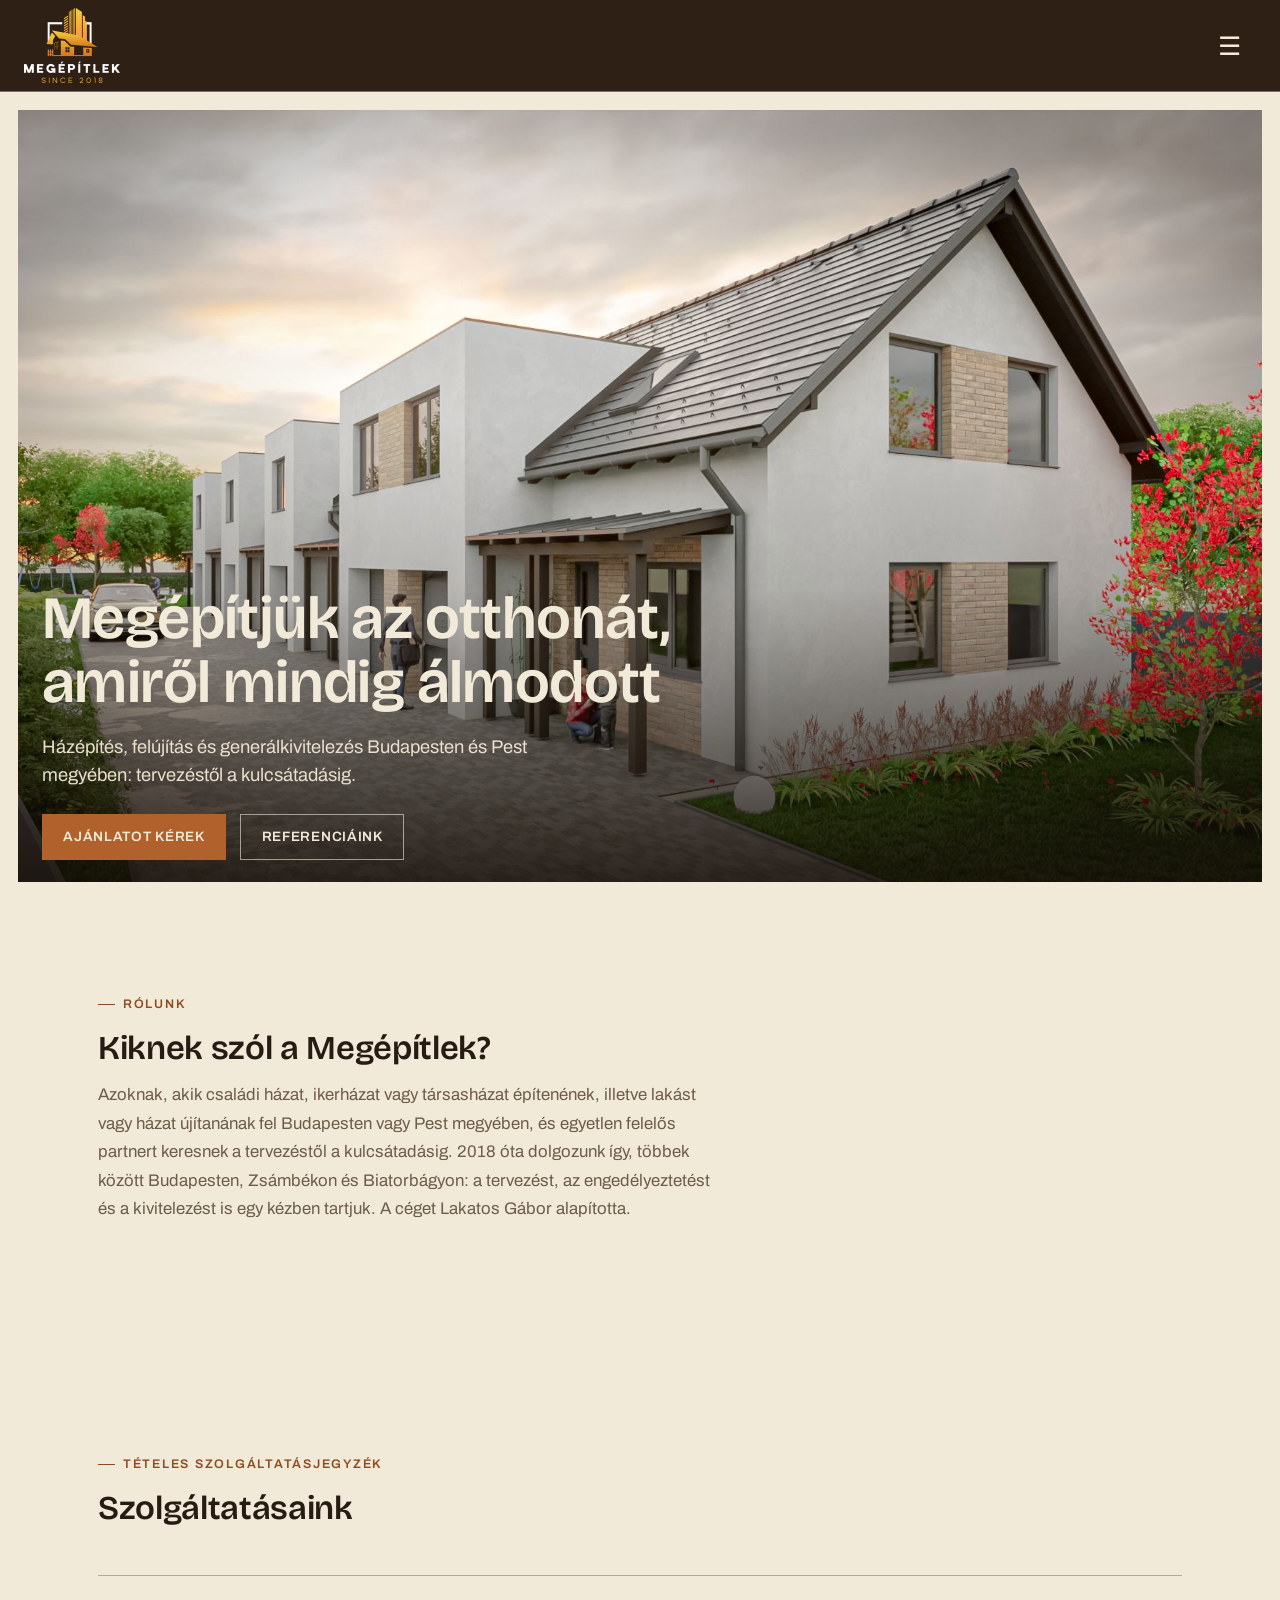
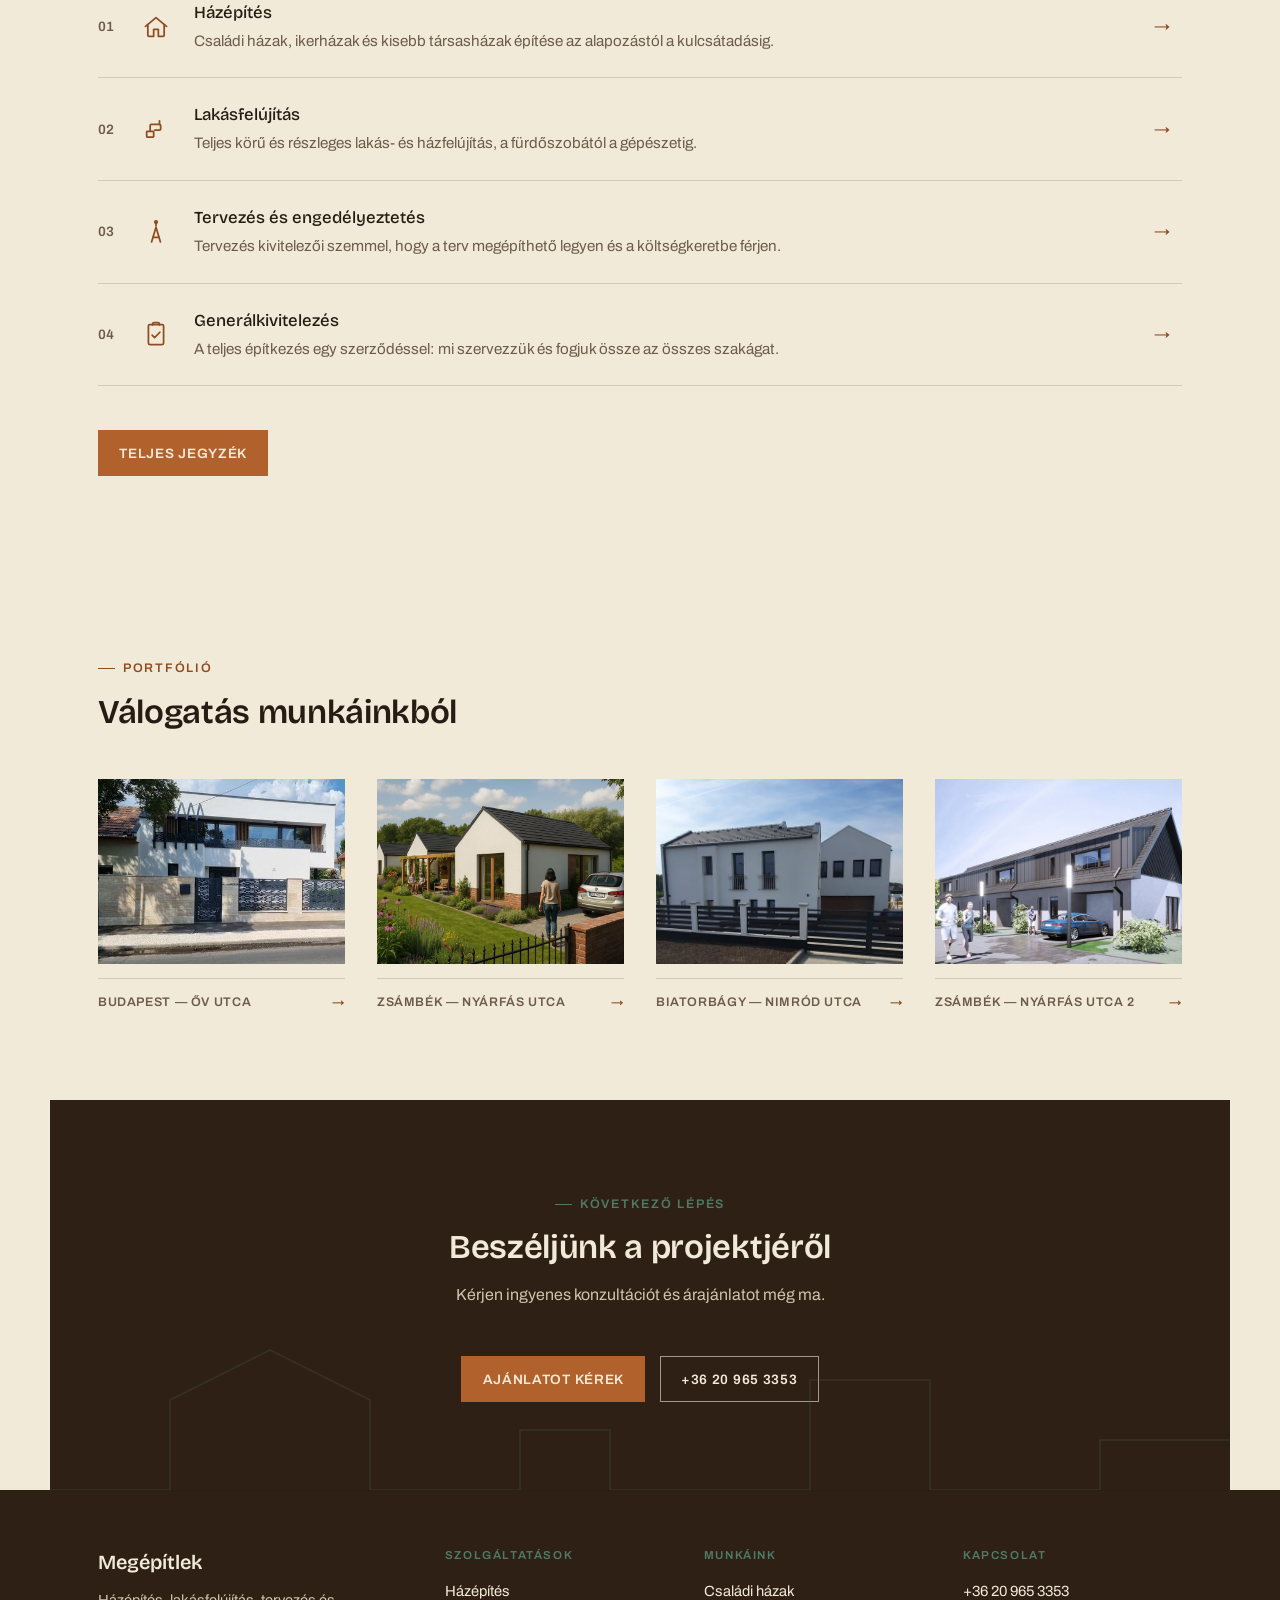
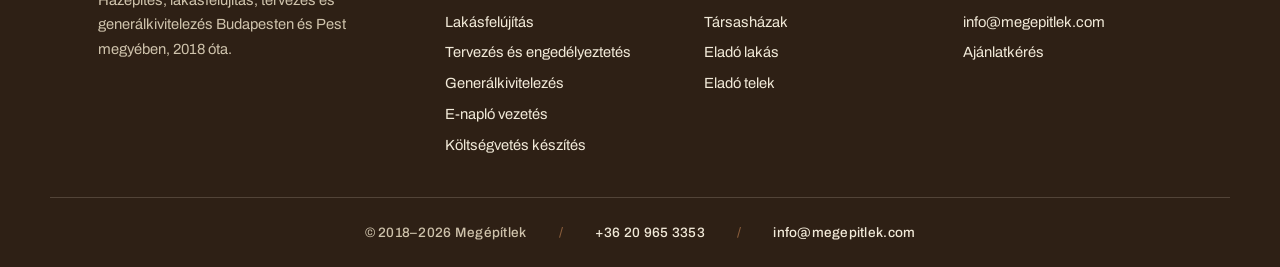
<file: index.html>
<!DOCTYPE html>
<html lang="hu">
  <head>
    <meta charset="UTF-8" />
    <meta name="viewport" content="width=device-width, initial-scale=1.0" />
    <meta name="robots" content="noindex, nofollow" />
    <title>Megépítlek – Házépítés, felújítás, generálkivitelezés Budapesten</title>
    <meta name="description" content="Családi házak és társasházak építése, felújítása, tervezéstől a kulcsátadásig Budapesten és Pest megyében, 2018 óta. Kérjen ingyenes árajánlatot!" />
    <link rel="canonical" href="https://megepitlek.com/" />
    <link rel="preconnect" href="https://fonts.googleapis.com" />
    <link rel="preconnect" href="https://fonts.gstatic.com" crossorigin />
    <link rel="stylesheet" href="https://fonts.googleapis.com/css2?family=Archivo:wght@400;500;600;700&family=Bricolage+Grotesque:opsz,wght@12..96,500;12..96,600;12..96,700&display=swap" />
    <link rel="stylesheet" href="css/style.css?v=4" />
    <link rel="icon" type="image/png" sizes="32x32" href="images/logo/favicon-32.png" />
    <link rel="icon" type="image/png" sizes="192x192" href="images/logo/icon-192.png" />
    <link rel="apple-touch-icon" href="images/logo/apple-touch-icon.png" />
    <meta name="theme-color" content="#2e2015" />

    <meta property="og:type" content="website" />
    <meta property="og:locale" content="hu_HU" />
    <meta property="og:site_name" content="Megépítlek" />
    <meta property="og:title" content="Megépítlek – Házépítés, felújítás, generálkivitelezés Budapesten" />
    <meta property="og:description" content="Családi házak és társasházak építése, felújítása, tervezéstől a kulcsátadásig Budapesten és Pest megyében, 2018 óta. Kérjen ingyenes árajánlatot!" />
    <meta property="og:url" content="https://megepitlek.com/" />
    <meta property="og:image" content="https://megepitlek.com/images/landing/image1.jpg" />
    <meta name="twitter:card" content="summary_large_image" />

    <script type="application/ld+json">
      {
        "@context": "https://schema.org",
        "@graph": [
          {
            "@type": "GeneralContractor",
            "@id": "https://megepitlek.com/#business",
            "name": "Megépítlek",
            "alternateName": "Megépítlek.com",
            "url": "https://megepitlek.com/",
            "logo": {
              "@type": "ImageObject",
              "url": "https://megepitlek.com/images/logo/mlogo-600.png"
            },
            "image": "https://megepitlek.com/images/landing/image1.jpg",
            "description": "Házépítés, lakásfelújítás, tervezés és generálkivitelezés Budapesten és Pest megyében, 2018 óta.",
            "telephone": "+36209653353",
            "email": "info@megepitlek.com",
            "foundingDate": "2018",
            "founder": {
              "@type": "Person",
              "name": "Lakatos Gábor"
            },
            "address": {
              "@type": "PostalAddress",
              "addressLocality": "Budapest",
              "addressCountry": "HU"
            },
            "areaServed": [
              {
                "@type": "City",
                "name": "Budapest"
              },
              {
                "@type": "AdministrativeArea",
                "name": "Pest vármegye"
              },
              {
                "@type": "City",
                "name": "Zsámbék"
              },
              {
                "@type": "City",
                "name": "Biatorbágy"
              }
            ],
            "knowsLanguage": "hu",
            "hasOfferCatalog": {
              "@type": "OfferCatalog",
              "name": "Szolgáltatások",
              "itemListElement": [
                {
                  "@type": "Offer",
                  "itemOffered": {
                    "@type": "Service",
                    "name": "Házépítés",
                    "url": "https://megepitlek.com/pages/hazepites.html"
                  }
                },
                {
                  "@type": "Offer",
                  "itemOffered": {
                    "@type": "Service",
                    "name": "Lakásfelújítás",
                    "url": "https://megepitlek.com/pages/lakasfelujitas.html"
                  }
                },
                {
                  "@type": "Offer",
                  "itemOffered": {
                    "@type": "Service",
                    "name": "Tervezés és engedélyeztetés",
                    "url": "https://megepitlek.com/pages/tervezes.html"
                  }
                },
                {
                  "@type": "Offer",
                  "itemOffered": {
                    "@type": "Service",
                    "name": "Generálkivitelezés",
                    "url": "https://megepitlek.com/pages/generalkivitelezes.html"
                  }
                },
                {
                  "@type": "Offer",
                  "itemOffered": {
                    "@type": "Service",
                    "name": "E-napló vezetés",
                    "url": "https://megepitlek.com/pages/e-naplo-vezetes.html"
                  }
                },
                {
                  "@type": "Offer",
                  "itemOffered": {
                    "@type": "Service",
                    "name": "Költségvetés készítés",
                    "url": "https://megepitlek.com/pages/koltsegvetes-keszites.html"
                  }
                }
              ]
            }
          },
          {
            "@type": "WebSite",
            "@id": "https://megepitlek.com/#website",
            "url": "https://megepitlek.com/",
            "name": "Megépítlek",
            "inLanguage": "hu",
            "publisher": {
              "@id": "https://megepitlek.com/#business"
            }
          },
          {
            "@type": "WebPage",
            "@id": "https://megepitlek.com/#webpage",
            "url": "https://megepitlek.com/",
            "name": "Megépítlek – Házépítés, felújítás, generálkivitelezés Budapesten",
            "description": "Családi házak és társasházak építése, felújítása, tervezéstől a kulcsátadásig Budapesten és Pest megyében, 2018 óta. Kérjen ingyenes árajánlatot!",
            "inLanguage": "hu",
            "isPartOf": {
              "@id": "https://megepitlek.com/#website"
            },
            "about": {
              "@id": "https://megepitlek.com/#business"
            }
          }
        ]
      }
    </script>
  </head>
  <body>
    <nav>
      <div class="logo">
        <a style="all: unset; cursor: pointer" href="index.html" aria-label="Megépítlek – főoldal">
          <img src="images/logo/mlogo_trans-192.png" alt="Megépítlek logó" width="96" height="75" />
        </a>
      </div>
      <button class="menu-toggle" aria-label="Menü megnyitása">&#9776;</button>
      <ul class="menu">
        <li><a href="pages/lakasok.html">Lakások</a></li>
        <li><a href="pages/telkek.html">Telkek</a></li>
        <li><a href="pages/csaladihazak.html">Családiházak</a></li>
        <li><a href="pages/tarsashazak.html">Társasházak</a></li>
        <li><a href="pages/szolgaltatasok.html">Szolgáltatások</a></li>
        <li>
          <a style="margin-right: 2em" href="pages/kapcsolat.html">Kapcsolat</a>
        </li>
      </ul>
    </nav>

    <main>
      <div class="hero">
        <div class="image-viewer">
          <img
            src="images/landing/image1.jpg"
            alt="A Megépítlek által kivitelezett lakóépület"
            id="hero-image"
            width="1920"
            height="1080"
            fetchpriority="high"
          />
        </div>
        <div class="hero-overlay"></div>
        <div class="hero-content">
          <h1>Megépítjük az otthonát, amiről mindig álmodott</h1>
          <p>
            Házépítés, felújítás és generálkivitelezés Budapesten és Pest
            megyében: tervezéstől a kulcsátadásig.
          </p>
          <div class="hero-actions">
            <a href="pages/kapcsolat.html" class="btn btn-primary"
              >Ajánlatot kérek</a
            >
            <a href="pages/csaladihazak.html" class="btn btn-secondary"
              >Referenciáink</a
            >
          </div>
        </div>
      </div>

      <section class="section intro-section">
        <div class="section-head">
          <p class="eyebrow">Rólunk</p>
          <h2 class="section-title">Kiknek szól a Megépítlek?</h2>
          <p class="section-lede">
            Azoknak, akik családi házat, ikerházat vagy társasházat
            építenének, illetve lakást vagy házat újítanának fel Budapesten
            vagy Pest megyében, és egyetlen felelős partnert keresnek a
            tervezéstől a kulcsátadásig. 2018 óta dolgozunk így, többek között
            Budapesten, Zsámbékon és Biatorbágyon: a tervezést, az
            engedélyeztetést és a kivitelezést is egy kézben tartjuk. A céget
            Lakatos Gábor alapította.
          </p>
        </div>
      </section>

      <section class="section services-preview">
        <div class="section-head">
          <p class="eyebrow">Tételes szolgáltatásjegyzék</p>
          <h2 class="section-title">Szolgáltatásaink</h2>
        </div>
        <div class="tender-list">
        <a class="tender-row" href="pages/hazepites.html">
          <span class="tender-index">01</span>
          <span class="tender-icon"><svg viewBox="0 0 24 24" fill="none" stroke="currentColor" stroke-width="1.5" stroke-linecap="round" stroke-linejoin="round" aria-hidden="true"><path d="M3 11.5 12 4l9 7.5"/><path d="M5 10v9a1 1 0 0 0 1 1h4v-6h4v6h4a1 1 0 0 0 1-1v-9"/></svg></span>
          <span class="tender-text">
            <span class="tender-name">Házépítés</span>
            <span class="tender-desc">Családi házak, ikerházak és kisebb társasházak építése az alapozástól a kulcsátadásig.</span>
          </span>
          <span class="tender-arrow" aria-hidden="true">&rarr;</span>
        </a>
        <a class="tender-row" href="pages/lakasfelujitas.html">
          <span class="tender-index">02</span>
          <span class="tender-icon"><svg viewBox="0 0 24 24" fill="none" stroke="currentColor" stroke-width="1.5" stroke-linecap="round" stroke-linejoin="round" aria-hidden="true"><rect x="4" y="14" width="6" height="5" rx="0.5"/><path d="M7 14V9a1 1 0 0 1 1-1h7a1 1 0 0 1 1 1v3a1 1 0 0 1-1 1h-4"/><path d="M15 8V5"/></svg></span>
          <span class="tender-text">
            <span class="tender-name">Lakásfelújítás</span>
            <span class="tender-desc">Teljes körű és részleges lakás- és házfelújítás, a fürdőszobától a gépészetig.</span>
          </span>
          <span class="tender-arrow" aria-hidden="true">&rarr;</span>
        </a>
        <a class="tender-row" href="pages/tervezes.html">
          <span class="tender-index">03</span>
          <span class="tender-icon"><svg viewBox="0 0 24 24" fill="none" stroke="currentColor" stroke-width="1.5" stroke-linecap="round" stroke-linejoin="round" aria-hidden="true"><path d="M12 3.5v3.2"/><path d="M8.2 20.5 12 8l3.8 12.5"/><path d="M9.4 16.5h5.2"/><circle cx="12" cy="3.5" r="1.1"/></svg></span>
          <span class="tender-text">
            <span class="tender-name">Tervezés és engedélyeztetés</span>
            <span class="tender-desc">Tervezés kivitelezői szemmel, hogy a terv megépíthető legyen és a költségkeretbe férjen.</span>
          </span>
          <span class="tender-arrow" aria-hidden="true">&rarr;</span>
        </a>
        <a class="tender-row" href="pages/generalkivitelezes.html">
          <span class="tender-index">04</span>
          <span class="tender-icon"><svg viewBox="0 0 24 24" fill="none" stroke="currentColor" stroke-width="1.5" stroke-linecap="round" stroke-linejoin="round" aria-hidden="true"><rect x="5.5" y="4" width="13" height="17" rx="1.2"/><path d="M9 4.2V3.6a1.4 1.4 0 0 1 1.4-1.4h3.2A1.4 1.4 0 0 1 15 3.6v.6"/><path d="m8.7 13 2.1 2.1 4.5-4.6"/></svg></span>
          <span class="tender-text">
            <span class="tender-name">Generálkivitelezés</span>
            <span class="tender-desc">A teljes építkezés egy szerződéssel: mi szervezzük és fogjuk össze az összes szakágat.</span>
          </span>
          <span class="tender-arrow" aria-hidden="true">&rarr;</span>
        </a>
        </div>
        <div class="section-cta">
          <a href="pages/szolgaltatasok.html" class="btn btn-primary"
            >Teljes jegyzék</a
          >
        </div>
      </section>

      <section class="section references-preview">
        <div class="section-head">
          <p class="eyebrow">Portfólió</p>
          <h2 class="section-title">Válogatás munkáinkból</h2>
        </div>
        <div class="reference-grid">
          <a class="reference-item" href="pages/csaladihazak.html">
            <div class="reference-figure">
              <img src="images/reference/csaladi/bp1/tumbnail.JPG" alt="Családi ház, Budapest, Őv utca" loading="lazy" decoding="async" />
            </div>
            <div class="reference-caption">
              <span>Budapest — Őv utca</span>
              <span class="arrow" aria-hidden="true">&rarr;</span>
            </div>
          </a>
          <a class="reference-item" href="pages/csaladihazak.html">
            <div class="reference-figure">
              <img src="images/reference/csaladi/zs1/tumbnail.JPG" alt="Családi ház, Zsámbék, Nyárfás utca" loading="lazy" decoding="async" />
            </div>
            <div class="reference-caption">
              <span>Zsámbék — Nyárfás utca</span>
              <span class="arrow" aria-hidden="true">&rarr;</span>
            </div>
          </a>
          <a class="reference-item" href="pages/tarsashazak.html">
            <div class="reference-figure">
              <img src="images/reference/tarsas/bia1/tumbnail.JPG" alt="Társasház, Biatorbágy, Nimród utca" loading="lazy" decoding="async" />
            </div>
            <div class="reference-caption">
              <span>Biatorbágy — Nimród utca</span>
              <span class="arrow" aria-hidden="true">&rarr;</span>
            </div>
          </a>
          <a class="reference-item" href="pages/tarsashazak.html">
            <div class="reference-figure">
              <img src="images/reference/tarsas/zs2/tumbnail.JPG" alt="Társasház, Zsámbék, Nyárfás utca" loading="lazy" decoding="async" />
            </div>
            <div class="reference-caption">
              <span>Zsámbék — Nyárfás utca 2</span>
              <span class="arrow" aria-hidden="true">&rarr;</span>
            </div>
          </a>
        </div>
      </section>

      <section class="section section-dark contact-cta">
        <svg class="blueprint-line" viewBox="0 0 1180 160" preserveAspectRatio="none" fill="none" stroke="currentColor" stroke-width="1.5" aria-hidden="true">
          <path d="M0 150 L120 150 L120 60 L220 10 L320 60 L320 150 L470 150 L470 90 L560 90 L560 150 L760 150 L760 40 L880 40 L880 150 L1050 150 L1050 100 L1180 100" />
        </svg>
        <div class="section-head center">
          <p class="eyebrow">Következő lépés</p>
          <h2 class="section-title">Beszéljünk a projektjéről</h2>
          <p class="section-lede">Kérjen ingyenes konzultációt és árajánlatot még ma.</p>
        </div>
        <div class="section-cta" style="display: flex; justify-content: center; flex-wrap: wrap; gap: 0.9rem;">
          <a href="pages/kapcsolat.html" class="btn btn-primary">Ajánlatot kérek</a>
          <a href="tel:+36209653353" class="btn btn-secondary">+36 20 965 3353</a>
        </div>
      </section>
    </main>

    <footer class="site-footer">
      <div class="footer-grid">
        <div>
          <p class="footer-brand">Megépítlek</p>
          <p class="footer-about">
            Házépítés, lakásfelújítás, tervezés és generálkivitelezés
            Budapesten és Pest megyében, 2018 óta.
          </p>
        </div>
        <div>
          <p class="footer-label">Szolgáltatások</p>
          <ul class="footer-links">
            <li><a href="pages/hazepites.html">Házépítés</a></li>
            <li><a href="pages/lakasfelujitas.html">Lakásfelújítás</a></li>
            <li><a href="pages/tervezes.html">Tervezés és engedélyeztetés</a></li>
            <li><a href="pages/generalkivitelezes.html">Generálkivitelezés</a></li>
            <li><a href="pages/e-naplo-vezetes.html">E-napló vezetés</a></li>
            <li><a href="pages/koltsegvetes-keszites.html">Költségvetés készítés</a></li>
          </ul>
        </div>
        <div>
          <p class="footer-label">Munkáink</p>
          <ul class="footer-links">
            <li><a href="pages/csaladihazak.html">Családi házak</a></li>
            <li><a href="pages/tarsashazak.html">Társasházak</a></li>
            <li><a href="pages/lakasok.html">Eladó lakás</a></li>
            <li><a href="pages/telkek.html">Eladó telek</a></li>
          </ul>
        </div>
        <div>
          <p class="footer-label">Kapcsolat</p>
          <ul class="footer-links">
            <li><a href="tel:+36209653353">+36 20 965 3353</a></li>
            <li><a href="mailto:info@megepitlek.com?subject=Aj%C3%A1nlatk%C3%A9r%C3%A9s">info@megepitlek.com</a></li>
            <li><a href="pages/kapcsolat.html">Ajánlatkérés</a></li>
          </ul>
        </div>
      </div>
      <div class="clear">
        <span>&copy; 2018–2026 Megépítlek</span>
        <a href="tel:+36209653353">+36 20 965 3353</a>
        <a href="mailto:info@megepitlek.com?subject=Aj%C3%A1nlatk%C3%A9r%C3%A9s">info@megepitlek.com</a>
      </div>
    </footer>

    <script src="js/menu.js?v=2"></script>
    <script src="js/hero-bg.js?v=2"></script>
  </body>
</html>
</file>
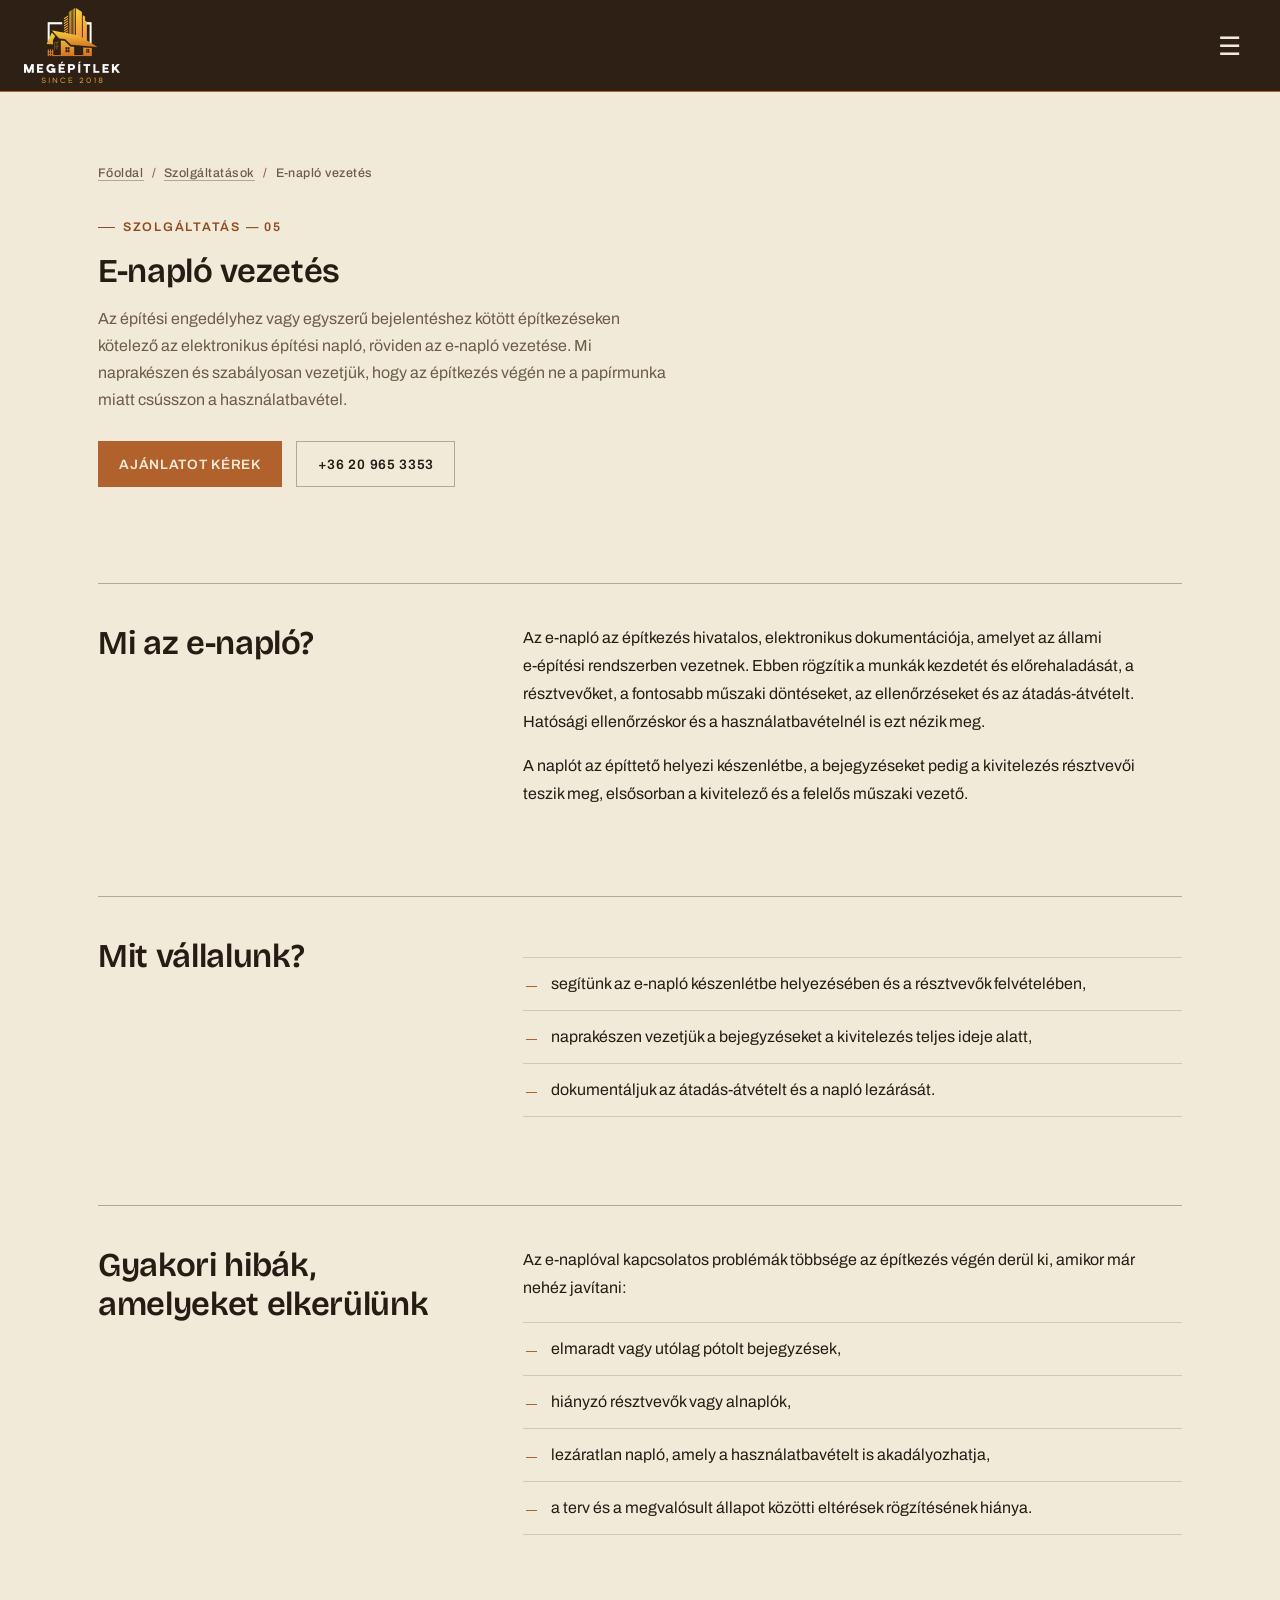
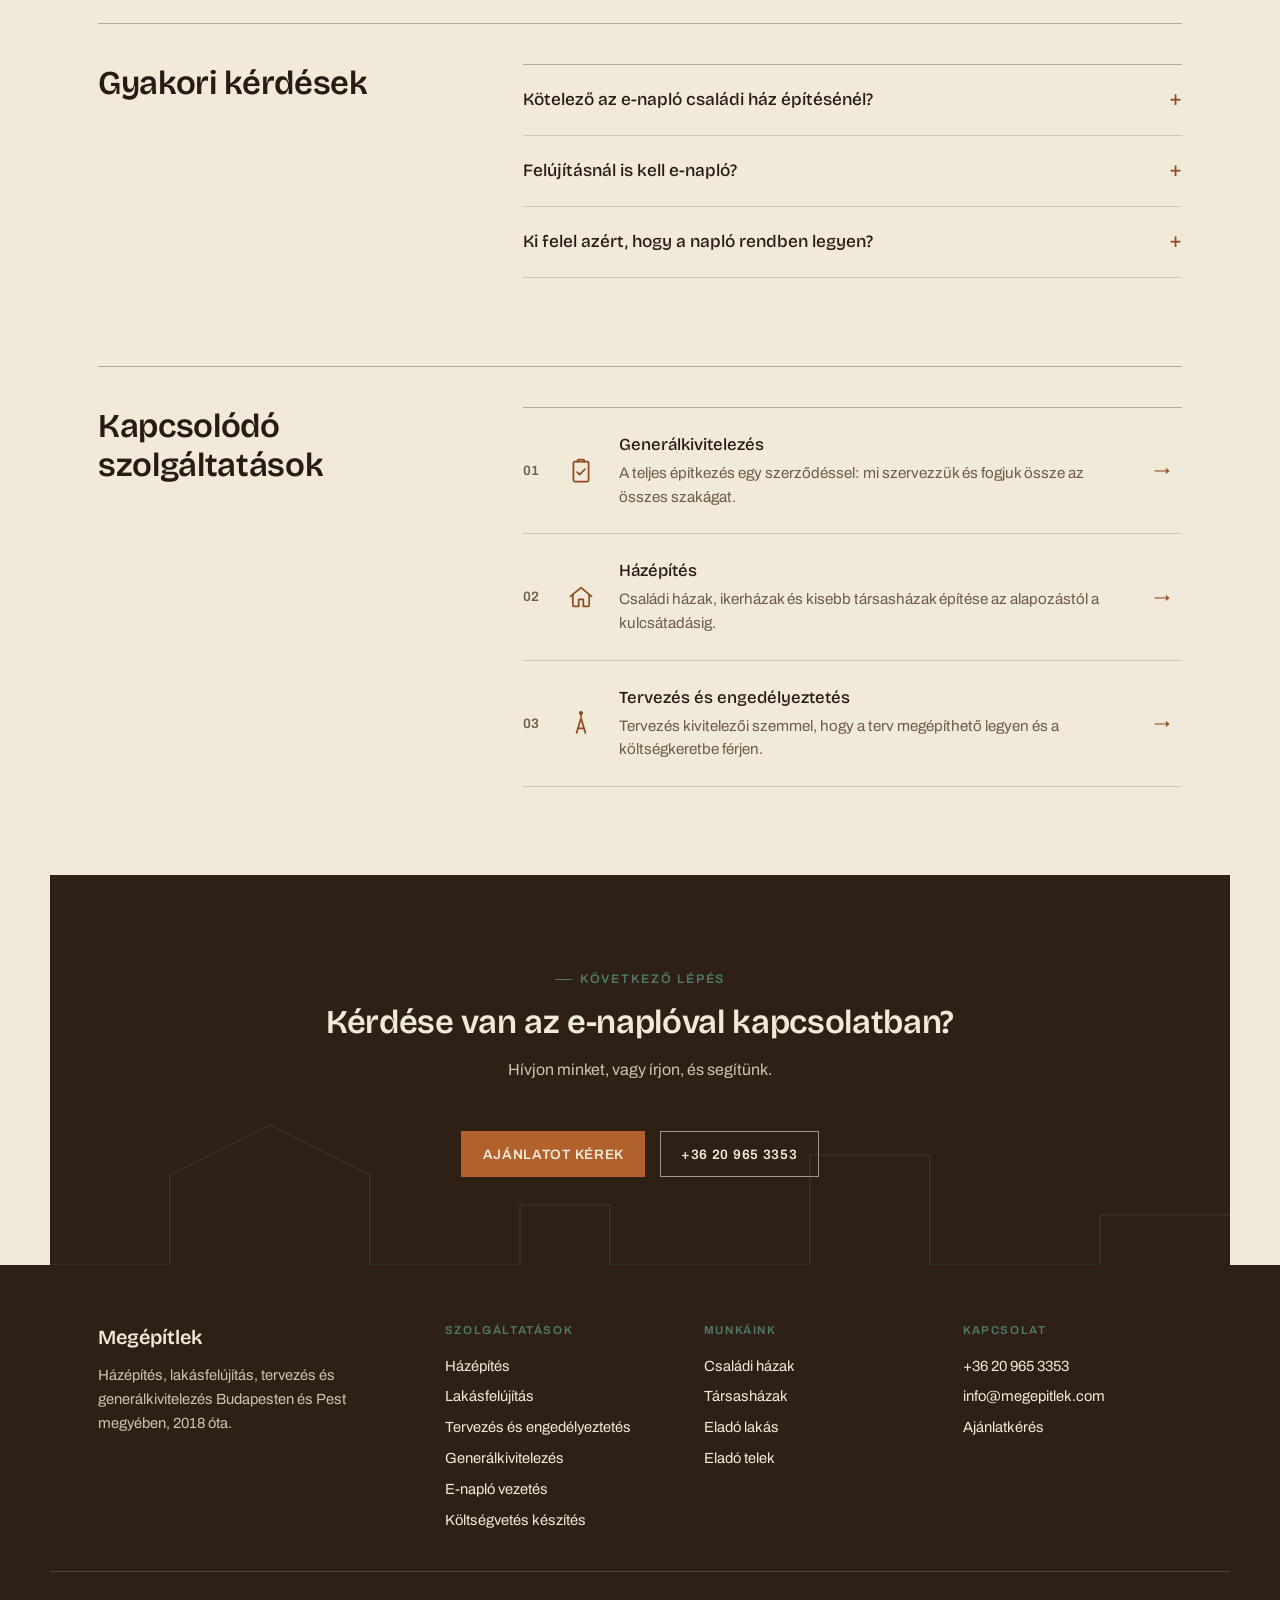
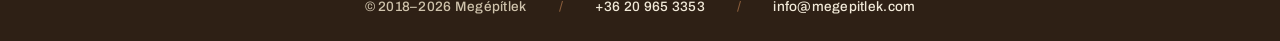
<file: pages/e-naplo-vezetes.html>
<!DOCTYPE html>
<html lang="hu">
  <head>
    <meta charset="UTF-8" />
    <meta name="viewport" content="width=device-width, initial-scale=1.0" />
    <meta name="robots" content="noindex, nofollow" />
    <title>E-napló vezetés – elektronikus építési napló | Megépítlek</title>
    <meta name="description" content="Elektronikus építési napló (e-napló) vezetése családi ház és társasház építésénél: naprakész bejegyzések, szabályos lezárás. Budapest és Pest megye." />
    <link rel="canonical" href="https://megepitlek.com/pages/e-naplo-vezetes.html" />
    <link rel="preconnect" href="https://fonts.googleapis.com" />
    <link rel="preconnect" href="https://fonts.gstatic.com" crossorigin />
    <link rel="stylesheet" href="https://fonts.googleapis.com/css2?family=Archivo:wght@400;500;600;700&family=Bricolage+Grotesque:opsz,wght@12..96,500;12..96,600;12..96,700&display=swap" />
    <link rel="stylesheet" href="../css/style.css?v=4" />
    <link rel="icon" type="image/png" sizes="32x32" href="../images/logo/favicon-32.png" />
    <link rel="icon" type="image/png" sizes="192x192" href="../images/logo/icon-192.png" />
    <link rel="apple-touch-icon" href="../images/logo/apple-touch-icon.png" />
    <meta name="theme-color" content="#2e2015" />

    <meta property="og:type" content="website" />
    <meta property="og:locale" content="hu_HU" />
    <meta property="og:site_name" content="Megépítlek" />
    <meta property="og:title" content="E-napló vezetés – elektronikus építési napló | Megépítlek" />
    <meta property="og:description" content="Elektronikus építési napló (e-napló) vezetése családi ház és társasház építésénél: naprakész bejegyzések, szabályos lezárás. Budapest és Pest megye." />
    <meta property="og:url" content="https://megepitlek.com/pages/e-naplo-vezetes.html" />
    <meta property="og:image" content="https://megepitlek.com/images/landing/image1.jpg" />
    <meta name="twitter:card" content="summary_large_image" />

    <script type="application/ld+json">
      {
        "@context": "https://schema.org",
        "@graph": [
          {
            "@type": "GeneralContractor",
            "@id": "https://megepitlek.com/#business",
            "name": "Megépítlek",
            "alternateName": "Megépítlek.com",
            "url": "https://megepitlek.com/",
            "logo": {
              "@type": "ImageObject",
              "url": "https://megepitlek.com/images/logo/mlogo-600.png"
            },
            "image": "https://megepitlek.com/images/landing/image1.jpg",
            "description": "Házépítés, lakásfelújítás, tervezés és generálkivitelezés Budapesten és Pest megyében, 2018 óta.",
            "telephone": "+36209653353",
            "email": "info@megepitlek.com",
            "foundingDate": "2018",
            "founder": {
              "@type": "Person",
              "name": "Lakatos Gábor"
            },
            "address": {
              "@type": "PostalAddress",
              "addressLocality": "Budapest",
              "addressCountry": "HU"
            },
            "areaServed": [
              {
                "@type": "City",
                "name": "Budapest"
              },
              {
                "@type": "AdministrativeArea",
                "name": "Pest vármegye"
              },
              {
                "@type": "City",
                "name": "Zsámbék"
              },
              {
                "@type": "City",
                "name": "Biatorbágy"
              }
            ],
            "knowsLanguage": "hu",
            "hasOfferCatalog": {
              "@type": "OfferCatalog",
              "name": "Szolgáltatások",
              "itemListElement": [
                {
                  "@type": "Offer",
                  "itemOffered": {
                    "@type": "Service",
                    "name": "Házépítés",
                    "url": "https://megepitlek.com/pages/hazepites.html"
                  }
                },
                {
                  "@type": "Offer",
                  "itemOffered": {
                    "@type": "Service",
                    "name": "Lakásfelújítás",
                    "url": "https://megepitlek.com/pages/lakasfelujitas.html"
                  }
                },
                {
                  "@type": "Offer",
                  "itemOffered": {
                    "@type": "Service",
                    "name": "Tervezés és engedélyeztetés",
                    "url": "https://megepitlek.com/pages/tervezes.html"
                  }
                },
                {
                  "@type": "Offer",
                  "itemOffered": {
                    "@type": "Service",
                    "name": "Generálkivitelezés",
                    "url": "https://megepitlek.com/pages/generalkivitelezes.html"
                  }
                },
                {
                  "@type": "Offer",
                  "itemOffered": {
                    "@type": "Service",
                    "name": "E-napló vezetés",
                    "url": "https://megepitlek.com/pages/e-naplo-vezetes.html"
                  }
                },
                {
                  "@type": "Offer",
                  "itemOffered": {
                    "@type": "Service",
                    "name": "Költségvetés készítés",
                    "url": "https://megepitlek.com/pages/koltsegvetes-keszites.html"
                  }
                }
              ]
            }
          },
          {
            "@type": "WebSite",
            "@id": "https://megepitlek.com/#website",
            "url": "https://megepitlek.com/",
            "name": "Megépítlek",
            "inLanguage": "hu",
            "publisher": {
              "@id": "https://megepitlek.com/#business"
            }
          },
          {
            "@type": "WebPage",
            "@id": "https://megepitlek.com/pages/e-naplo-vezetes.html#webpage",
            "url": "https://megepitlek.com/pages/e-naplo-vezetes.html",
            "name": "E-napló vezetés – elektronikus építési napló | Megépítlek",
            "description": "Elektronikus építési napló (e-napló) vezetése családi ház és társasház építésénél: naprakész bejegyzések, szabályos lezárás. Budapest és Pest megye.",
            "inLanguage": "hu",
            "isPartOf": {
              "@id": "https://megepitlek.com/#website"
            },
            "about": {
              "@id": "https://megepitlek.com/#business"
            }
          },
          {
            "@type": "Service",
            "@id": "https://megepitlek.com/pages/e-naplo-vezetes.html#service",
            "name": "E-napló vezetés",
            "serviceType": "Elektronikus építési napló vezetése",
            "description": "Elektronikus építési napló (e-napló) vezetése családi ház és társasház építésénél: naprakész bejegyzések, szabályos lezárás. Budapest és Pest megye.",
            "url": "https://megepitlek.com/pages/e-naplo-vezetes.html",
            "provider": {
              "@id": "https://megepitlek.com/#business"
            },
            "areaServed": [
              {
                "@type": "City",
                "name": "Budapest"
              },
              {
                "@type": "AdministrativeArea",
                "name": "Pest vármegye"
              },
              {
                "@type": "City",
                "name": "Zsámbék"
              },
              {
                "@type": "City",
                "name": "Biatorbágy"
              }
            ]
          },
          {
            "@type": "BreadcrumbList",
            "itemListElement": [
              {
                "@type": "ListItem",
                "position": 1,
                "name": "Főoldal",
                "item": "https://megepitlek.com/"
              },
              {
                "@type": "ListItem",
                "position": 2,
                "name": "Szolgáltatások",
                "item": "https://megepitlek.com/pages/szolgaltatasok.html"
              },
              {
                "@type": "ListItem",
                "position": 3,
                "name": "E-napló vezetés",
                "item": "https://megepitlek.com/pages/e-naplo-vezetes.html"
              }
            ]
          },
          {
            "@type": "FAQPage",
            "mainEntity": [
              {
                "@type": "Question",
                "name": "Kötelező az e-napló családi ház építésénél?",
                "acceptedAnswer": {
                  "@type": "Answer",
                  "text": "Ha az építkezés építési engedélyhez vagy egyszerű bejelentéshez kötött, akkor igen. Új családi ház építése szinte mindig ilyen."
                }
              },
              {
                "@type": "Question",
                "name": "Felújításnál is kell e-napló?",
                "acceptedAnswer": {
                  "@type": "Answer",
                  "text": "Engedély- és bejelentésmentes felújításnál általában nem kötelező. Ha a felújítás engedélyköteles, például jelentős átalakítással jár, akkor kell. Bizonytalan esetben kérdezzen minket."
                }
              },
              {
                "@type": "Question",
                "name": "Ki felel azért, hogy a napló rendben legyen?",
                "acceptedAnswer": {
                  "@type": "Answer",
                  "text": "A napló készenlétbe helyezése az építtető feladata, a bejegyzéseket a kivitelezés résztvevői teszik meg. Ha minket bíz meg, a naplóvezetés teendőit átvállaljuk, és figyelünk arra, hogy a napló végig naprakész legyen."
                }
              }
            ]
          }
        ]
      }
    </script>
  </head>
  <body>
    <nav>
      <div class="logo">
        <a style="all: unset; cursor: pointer" href="../index.html" aria-label="Megépítlek – főoldal">
          <img src="../images/logo/mlogo_trans-192.png" alt="Megépítlek logó" width="96" height="75" />
        </a>
      </div>
      <button class="menu-toggle" aria-label="Menü megnyitása">&#9776;</button>
      <ul class="menu">
        <li><a href="lakasok.html">Lakások</a></li>
        <li><a href="telkek.html">Telkek</a></li>
        <li><a href="csaladihazak.html">Családiházak</a></li>
        <li><a href="tarsashazak.html">Társasházak</a></li>
        <li><a href="szolgaltatasok.html">Szolgáltatások</a></li>
        <li>
          <a style="margin-right: 2em" href="kapcsolat.html">Kapcsolat</a>
        </li>
      </ul>
    </nav>

    <header class="gallery-header">
      <ol class="breadcrumb">
        <li><a href="../index.html">Főoldal</a></li>
        <li><a href="szolgaltatasok.html">Szolgáltatások</a></li>
        <li aria-current="page">E-napló vezetés</li>
      </ol>
      <p class="eyebrow">Szolgáltatás — 05</p>
      <h1 class="section-title">E-napló vezetés</h1>
      <p class="section-lede">Az építési engedélyhez vagy egyszerű bejelentéshez kötött építkezéseken kötelező az elektronikus építési napló, röviden az e-napló vezetése. Mi naprakészen és szabályosan vezetjük, hogy az építkezés végén ne a papírmunka miatt csússzon a használatbavétel.</p>
      <div class="header-actions">
        <a href="kapcsolat.html" class="btn btn-primary">Ajánlatot kérek</a>
        <a href="tel:+36209653353" class="btn btn-outline">+36 20 965 3353</a>
      </div>
    </header>

    <main>
      <section class="section">
        <div class="split">
          <h2 class="section-title">Mi az e-napló?</h2>
          <div>
            <div class="prose">
              <p>Az e-napló az építkezés hivatalos, elektronikus dokumentációja, amelyet az állami e-építési rendszerben vezetnek. Ebben rögzítik a munkák kezdetét és előrehaladását, a résztvevőket, a fontosabb műszaki döntéseket, az ellenőrzéseket és az átadás-átvételt. Hatósági ellenőrzéskor és a használatbavételnél is ezt nézik meg.</p>
              <p>A naplót az építtető helyezi készenlétbe, a bejegyzéseket pedig a kivitelezés résztvevői teszik meg, elsősorban a kivitelező és a felelős műszaki vezető.</p>
            </div>
          </div>
        </div>
      </section>
      <section class="section section-follow">
        <div class="split">
          <h2 class="section-title">Mit vállalunk?</h2>
          <div>
            <ul class="check-list">
              <li>segítünk az e-napló készenlétbe helyezésében és a résztvevők felvételében,</li>
              <li>naprakészen vezetjük a bejegyzéseket a kivitelezés teljes ideje alatt,</li>
              <li>dokumentáljuk az átadás-átvételt és a napló lezárását.</li>
            </ul>
          </div>
        </div>
      </section>
      <section class="section section-follow">
        <div class="split">
          <h2 class="section-title">Gyakori hibák, amelyeket elkerülünk</h2>
          <div>
            <div class="prose">
              <p>Az e-naplóval kapcsolatos problémák többsége az építkezés végén derül ki, amikor már nehéz javítani:</p>
            </div>
            <ul class="check-list">
              <li>elmaradt vagy utólag pótolt bejegyzések,</li>
              <li>hiányzó résztvevők vagy alnaplók,</li>
              <li>lezáratlan napló, amely a használatbavételt is akadályozhatja,</li>
              <li>a terv és a megvalósult állapot közötti eltérések rögzítésének hiánya.</li>
            </ul>
          </div>
        </div>
      </section>
      <section class="section section-follow">
        <div class="split">
          <h2 class="section-title">Gyakori kérdések</h2>
          <div>
            <div class="faq">
              <details>
                <summary>Kötelező az e-napló családi ház építésénél?</summary>
                <p>Ha az építkezés építési engedélyhez vagy egyszerű bejelentéshez kötött, akkor igen. Új családi ház építése szinte mindig ilyen.</p>
              </details>
              <details>
                <summary>Felújításnál is kell e-napló?</summary>
                <p>Engedély- és bejelentésmentes felújításnál általában nem kötelező. Ha a felújítás engedélyköteles, például jelentős átalakítással jár, akkor kell. Bizonytalan esetben kérdezzen minket.</p>
              </details>
              <details>
                <summary>Ki felel azért, hogy a napló rendben legyen?</summary>
                <p>A napló készenlétbe helyezése az építtető feladata, a bejegyzéseket a kivitelezés résztvevői teszik meg. Ha minket bíz meg, a naplóvezetés teendőit átvállaljuk, és figyelünk arra, hogy a napló végig naprakész legyen.</p>
              </details>
            </div>
          </div>
        </div>
      </section>
      <section class="section section-follow">
        <div class="split">
          <h2 class="section-title">Kapcsolódó szolgáltatások</h2>
          <div>
            <div class="tender-list">
              <a class="tender-row" href="generalkivitelezes.html">
                <span class="tender-index">01</span>
                <span class="tender-icon"><svg viewBox="0 0 24 24" fill="none" stroke="currentColor" stroke-width="1.5" stroke-linecap="round" stroke-linejoin="round" aria-hidden="true"><rect x="5.5" y="4" width="13" height="17" rx="1.2"/><path d="M9 4.2V3.6a1.4 1.4 0 0 1 1.4-1.4h3.2A1.4 1.4 0 0 1 15 3.6v.6"/><path d="m8.7 13 2.1 2.1 4.5-4.6"/></svg></span>
                <span class="tender-text">
                  <span class="tender-name">Generálkivitelezés</span>
                  <span class="tender-desc">A teljes építkezés egy szerződéssel: mi szervezzük és fogjuk össze az összes szakágat.</span>
                </span>
                <span class="tender-arrow" aria-hidden="true">&rarr;</span>
              </a>
              <a class="tender-row" href="hazepites.html">
                <span class="tender-index">02</span>
                <span class="tender-icon"><svg viewBox="0 0 24 24" fill="none" stroke="currentColor" stroke-width="1.5" stroke-linecap="round" stroke-linejoin="round" aria-hidden="true"><path d="M3 11.5 12 4l9 7.5"/><path d="M5 10v9a1 1 0 0 0 1 1h4v-6h4v6h4a1 1 0 0 0 1-1v-9"/></svg></span>
                <span class="tender-text">
                  <span class="tender-name">Házépítés</span>
                  <span class="tender-desc">Családi házak, ikerházak és kisebb társasházak építése az alapozástól a kulcsátadásig.</span>
                </span>
                <span class="tender-arrow" aria-hidden="true">&rarr;</span>
              </a>
              <a class="tender-row" href="tervezes.html">
                <span class="tender-index">03</span>
                <span class="tender-icon"><svg viewBox="0 0 24 24" fill="none" stroke="currentColor" stroke-width="1.5" stroke-linecap="round" stroke-linejoin="round" aria-hidden="true"><path d="M12 3.5v3.2"/><path d="M8.2 20.5 12 8l3.8 12.5"/><path d="M9.4 16.5h5.2"/><circle cx="12" cy="3.5" r="1.1"/></svg></span>
                <span class="tender-text">
                  <span class="tender-name">Tervezés és engedélyeztetés</span>
                  <span class="tender-desc">Tervezés kivitelezői szemmel, hogy a terv megépíthető legyen és a költségkeretbe férjen.</span>
                </span>
                <span class="tender-arrow" aria-hidden="true">&rarr;</span>
              </a>
            </div>
          </div>
        </div>
      </section>
      <section class="section section-dark contact-cta">
        <svg class="blueprint-line" viewBox="0 0 1180 160" preserveAspectRatio="none" fill="none" stroke="currentColor" stroke-width="1.5" aria-hidden="true">
          <path d="M0 150 L120 150 L120 60 L220 10 L320 60 L320 150 L470 150 L470 90 L560 90 L560 150 L760 150 L760 40 L880 40 L880 150 L1050 150 L1050 100 L1180 100" />
        </svg>
        <div class="section-head center">
          <p class="eyebrow">Következő lépés</p>
          <h2 class="section-title">Kérdése van az e-naplóval kapcsolatban?</h2>
          <p class="section-lede">Hívjon minket, vagy írjon, és segítünk.</p>
        </div>
        <div class="section-cta" style="display: flex; justify-content: center; flex-wrap: wrap; gap: 0.9rem;">
          <a href="kapcsolat.html" class="btn btn-primary">Ajánlatot kérek</a>
          <a href="tel:+36209653353" class="btn btn-secondary">+36 20 965 3353</a>
        </div>
      </section>
    </main>

    <footer class="site-footer">
      <div class="footer-grid">
        <div>
          <p class="footer-brand">Megépítlek</p>
          <p class="footer-about">
            Házépítés, lakásfelújítás, tervezés és generálkivitelezés
            Budapesten és Pest megyében, 2018 óta.
          </p>
        </div>
        <div>
          <p class="footer-label">Szolgáltatások</p>
          <ul class="footer-links">
            <li><a href="hazepites.html">Házépítés</a></li>
            <li><a href="lakasfelujitas.html">Lakásfelújítás</a></li>
            <li><a href="tervezes.html">Tervezés és engedélyeztetés</a></li>
            <li><a href="generalkivitelezes.html">Generálkivitelezés</a></li>
            <li><a href="e-naplo-vezetes.html">E-napló vezetés</a></li>
            <li><a href="koltsegvetes-keszites.html">Költségvetés készítés</a></li>
          </ul>
        </div>
        <div>
          <p class="footer-label">Munkáink</p>
          <ul class="footer-links">
            <li><a href="csaladihazak.html">Családi házak</a></li>
            <li><a href="tarsashazak.html">Társasházak</a></li>
            <li><a href="lakasok.html">Eladó lakás</a></li>
            <li><a href="telkek.html">Eladó telek</a></li>
          </ul>
        </div>
        <div>
          <p class="footer-label">Kapcsolat</p>
          <ul class="footer-links">
            <li><a href="tel:+36209653353">+36 20 965 3353</a></li>
            <li><a href="mailto:info@megepitlek.com?subject=Aj%C3%A1nlatk%C3%A9r%C3%A9s">info@megepitlek.com</a></li>
            <li><a href="kapcsolat.html">Ajánlatkérés</a></li>
          </ul>
        </div>
      </div>
      <div class="clear">
        <span>&copy; 2018–2026 Megépítlek</span>
        <a href="tel:+36209653353">+36 20 965 3353</a>
        <a href="mailto:info@megepitlek.com?subject=Aj%C3%A1nlatk%C3%A9r%C3%A9s">info@megepitlek.com</a>
      </div>
    </footer>

    <script src="../js/menu.js?v=2"></script>
  </body>
</html>
</file>
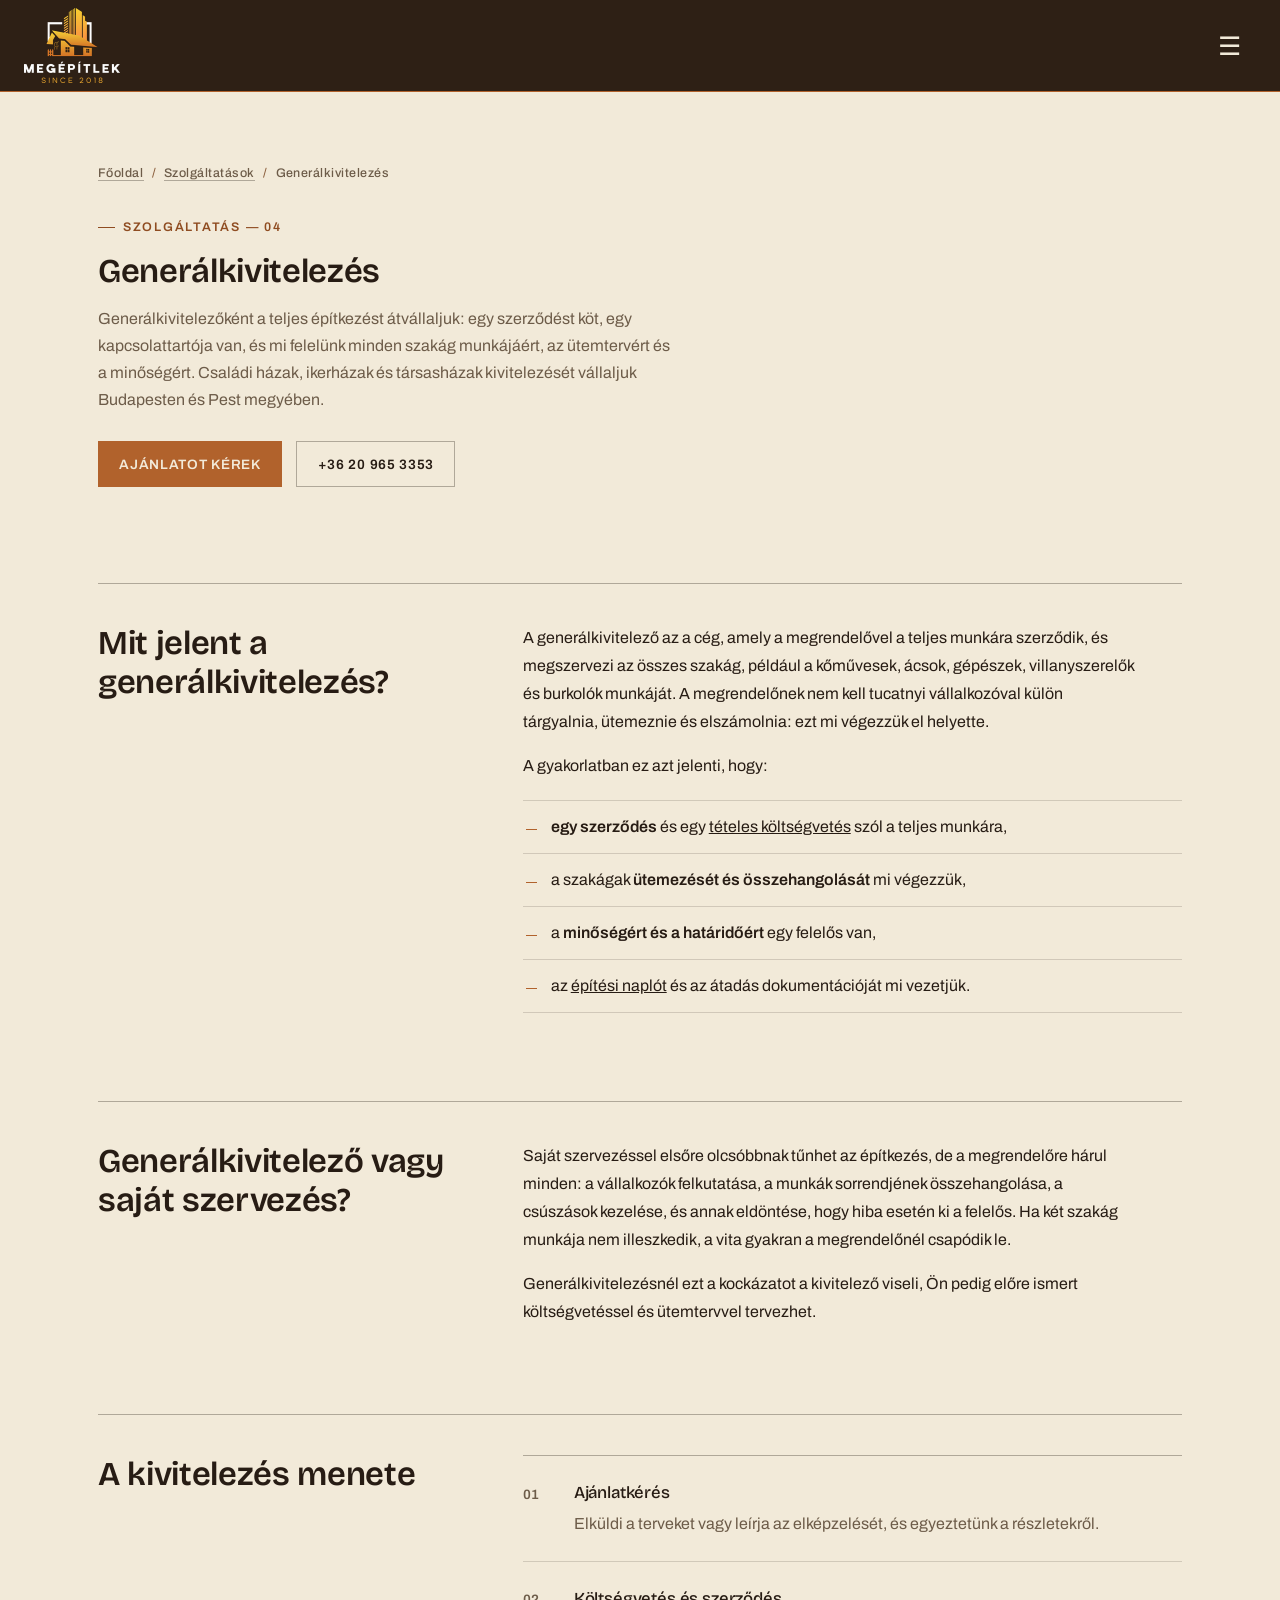
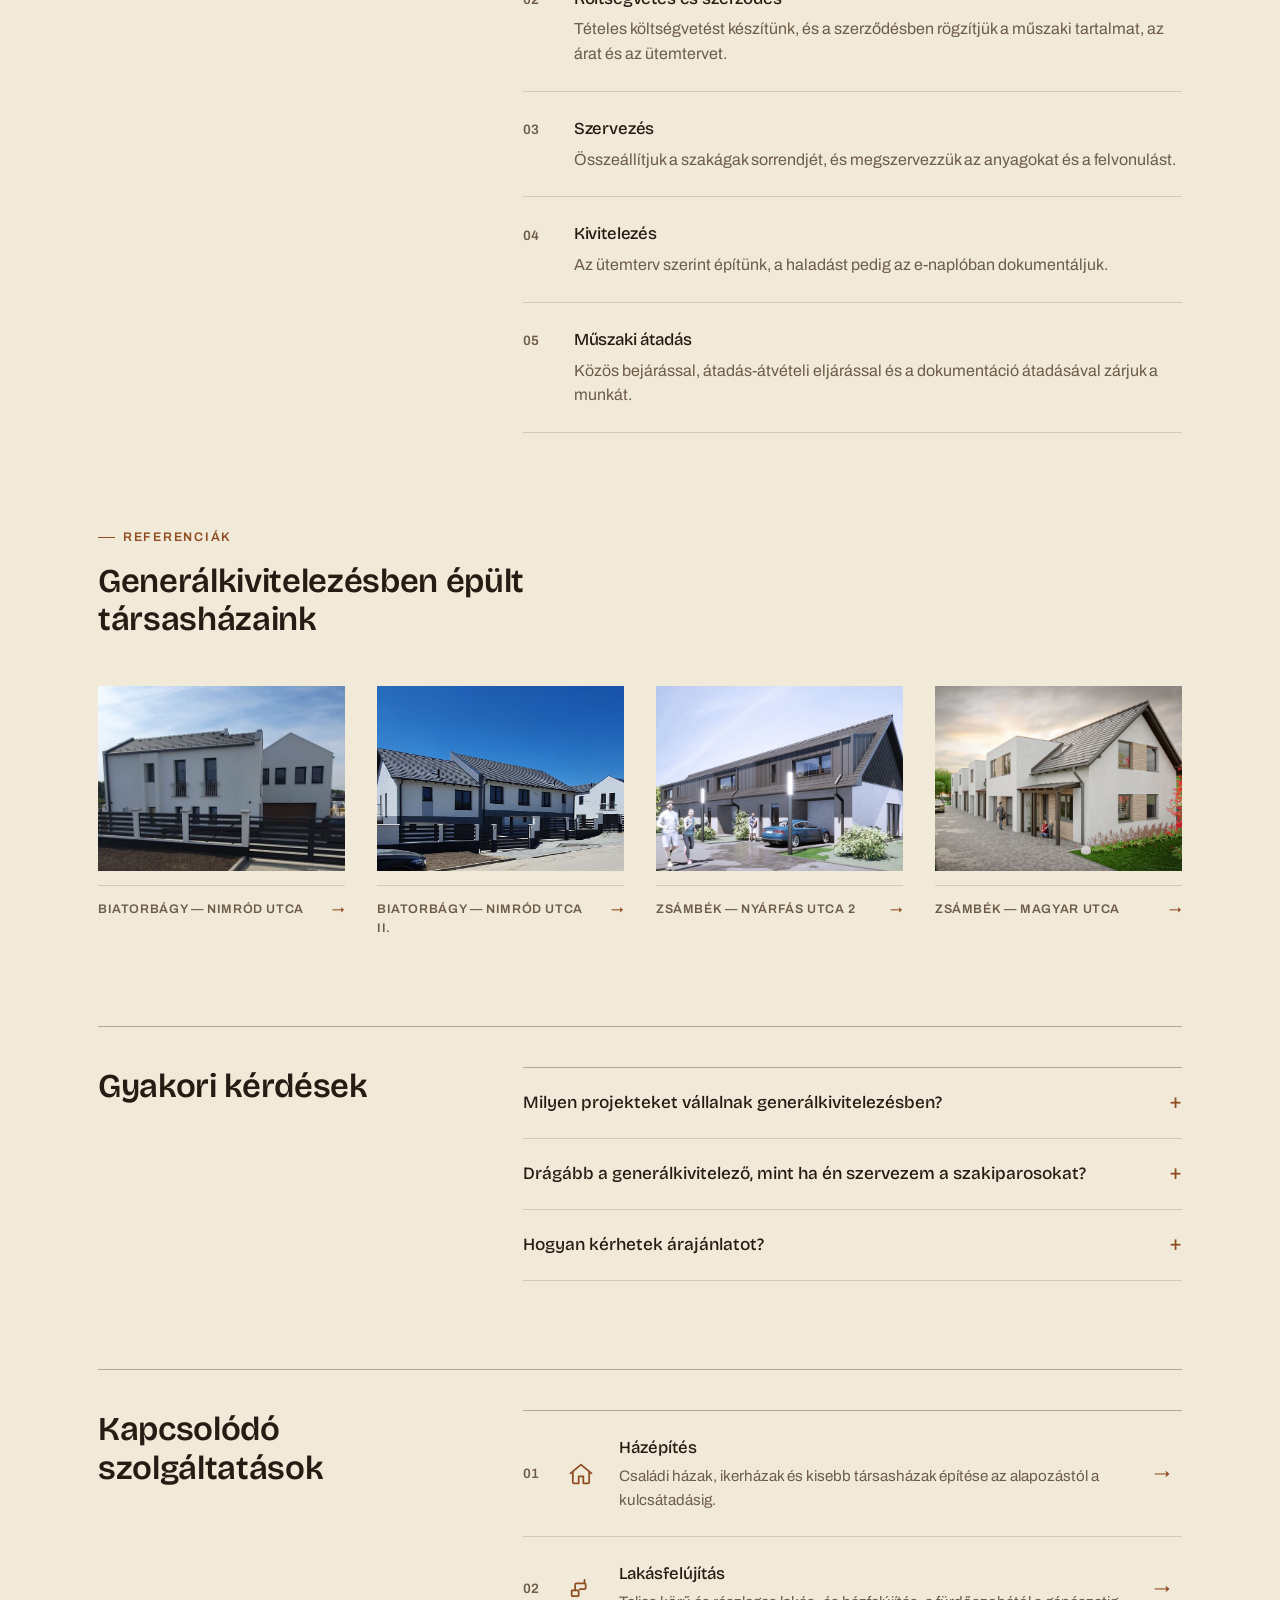
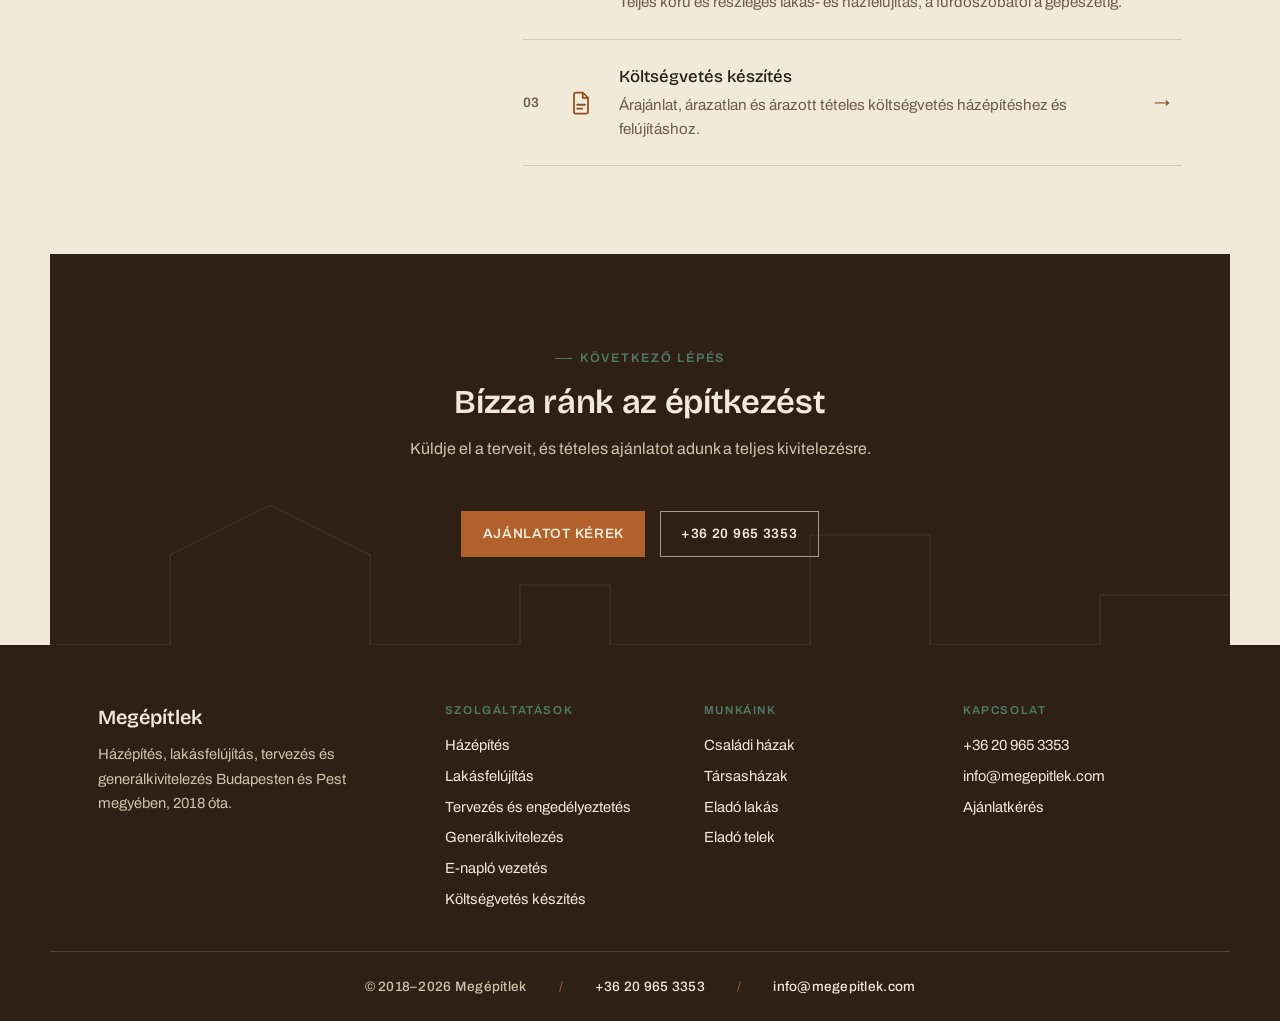
<file: pages/generalkivitelezes.html>
<!DOCTYPE html>
<html lang="hu">
  <head>
    <meta charset="UTF-8" />
    <meta name="viewport" content="width=device-width, initial-scale=1.0" />
    <meta name="robots" content="noindex, nofollow" />
    <title>Generálkivitelezés Budapesten és Pest megyében | Megépítlek</title>
    <meta name="description" content="Generálkivitelező Budapesten és Pest megyében: családi házak, ikerházak és társasházak kivitelezése egy szerződéssel, egy felelőssel, tételes költségvetéssel." />
    <link rel="canonical" href="https://megepitlek.com/pages/generalkivitelezes.html" />
    <link rel="preconnect" href="https://fonts.googleapis.com" />
    <link rel="preconnect" href="https://fonts.gstatic.com" crossorigin />
    <link rel="stylesheet" href="https://fonts.googleapis.com/css2?family=Archivo:wght@400;500;600;700&family=Bricolage+Grotesque:opsz,wght@12..96,500;12..96,600;12..96,700&display=swap" />
    <link rel="stylesheet" href="../css/style.css?v=4" />
    <link rel="icon" type="image/png" sizes="32x32" href="../images/logo/favicon-32.png" />
    <link rel="icon" type="image/png" sizes="192x192" href="../images/logo/icon-192.png" />
    <link rel="apple-touch-icon" href="../images/logo/apple-touch-icon.png" />
    <meta name="theme-color" content="#2e2015" />

    <meta property="og:type" content="website" />
    <meta property="og:locale" content="hu_HU" />
    <meta property="og:site_name" content="Megépítlek" />
    <meta property="og:title" content="Generálkivitelezés Budapesten és Pest megyében | Megépítlek" />
    <meta property="og:description" content="Generálkivitelező Budapesten és Pest megyében: családi házak, ikerházak és társasházak kivitelezése egy szerződéssel, egy felelőssel, tételes költségvetéssel." />
    <meta property="og:url" content="https://megepitlek.com/pages/generalkivitelezes.html" />
    <meta property="og:image" content="https://megepitlek.com/images/reference/tarsas/bia1/tumbnail.JPG" />
    <meta name="twitter:card" content="summary_large_image" />

    <script type="application/ld+json">
      {
        "@context": "https://schema.org",
        "@graph": [
          {
            "@type": "GeneralContractor",
            "@id": "https://megepitlek.com/#business",
            "name": "Megépítlek",
            "alternateName": "Megépítlek.com",
            "url": "https://megepitlek.com/",
            "logo": {
              "@type": "ImageObject",
              "url": "https://megepitlek.com/images/logo/mlogo-600.png"
            },
            "image": "https://megepitlek.com/images/landing/image1.jpg",
            "description": "Házépítés, lakásfelújítás, tervezés és generálkivitelezés Budapesten és Pest megyében, 2018 óta.",
            "telephone": "+36209653353",
            "email": "info@megepitlek.com",
            "foundingDate": "2018",
            "founder": {
              "@type": "Person",
              "name": "Lakatos Gábor"
            },
            "address": {
              "@type": "PostalAddress",
              "addressLocality": "Budapest",
              "addressCountry": "HU"
            },
            "areaServed": [
              {
                "@type": "City",
                "name": "Budapest"
              },
              {
                "@type": "AdministrativeArea",
                "name": "Pest vármegye"
              },
              {
                "@type": "City",
                "name": "Zsámbék"
              },
              {
                "@type": "City",
                "name": "Biatorbágy"
              }
            ],
            "knowsLanguage": "hu",
            "hasOfferCatalog": {
              "@type": "OfferCatalog",
              "name": "Szolgáltatások",
              "itemListElement": [
                {
                  "@type": "Offer",
                  "itemOffered": {
                    "@type": "Service",
                    "name": "Házépítés",
                    "url": "https://megepitlek.com/pages/hazepites.html"
                  }
                },
                {
                  "@type": "Offer",
                  "itemOffered": {
                    "@type": "Service",
                    "name": "Lakásfelújítás",
                    "url": "https://megepitlek.com/pages/lakasfelujitas.html"
                  }
                },
                {
                  "@type": "Offer",
                  "itemOffered": {
                    "@type": "Service",
                    "name": "Tervezés és engedélyeztetés",
                    "url": "https://megepitlek.com/pages/tervezes.html"
                  }
                },
                {
                  "@type": "Offer",
                  "itemOffered": {
                    "@type": "Service",
                    "name": "Generálkivitelezés",
                    "url": "https://megepitlek.com/pages/generalkivitelezes.html"
                  }
                },
                {
                  "@type": "Offer",
                  "itemOffered": {
                    "@type": "Service",
                    "name": "E-napló vezetés",
                    "url": "https://megepitlek.com/pages/e-naplo-vezetes.html"
                  }
                },
                {
                  "@type": "Offer",
                  "itemOffered": {
                    "@type": "Service",
                    "name": "Költségvetés készítés",
                    "url": "https://megepitlek.com/pages/koltsegvetes-keszites.html"
                  }
                }
              ]
            }
          },
          {
            "@type": "WebSite",
            "@id": "https://megepitlek.com/#website",
            "url": "https://megepitlek.com/",
            "name": "Megépítlek",
            "inLanguage": "hu",
            "publisher": {
              "@id": "https://megepitlek.com/#business"
            }
          },
          {
            "@type": "WebPage",
            "@id": "https://megepitlek.com/pages/generalkivitelezes.html#webpage",
            "url": "https://megepitlek.com/pages/generalkivitelezes.html",
            "name": "Generálkivitelezés Budapesten és Pest megyében | Megépítlek",
            "description": "Generálkivitelező Budapesten és Pest megyében: családi házak, ikerházak és társasházak kivitelezése egy szerződéssel, egy felelőssel, tételes költségvetéssel.",
            "inLanguage": "hu",
            "isPartOf": {
              "@id": "https://megepitlek.com/#website"
            },
            "about": {
              "@id": "https://megepitlek.com/#business"
            }
          },
          {
            "@type": "Service",
            "@id": "https://megepitlek.com/pages/generalkivitelezes.html#service",
            "name": "Generálkivitelezés",
            "serviceType": "Generálkivitelezés",
            "description": "Generálkivitelező Budapesten és Pest megyében: családi házak, ikerházak és társasházak kivitelezése egy szerződéssel, egy felelőssel, tételes költségvetéssel.",
            "url": "https://megepitlek.com/pages/generalkivitelezes.html",
            "provider": {
              "@id": "https://megepitlek.com/#business"
            },
            "areaServed": [
              {
                "@type": "City",
                "name": "Budapest"
              },
              {
                "@type": "AdministrativeArea",
                "name": "Pest vármegye"
              },
              {
                "@type": "City",
                "name": "Zsámbék"
              },
              {
                "@type": "City",
                "name": "Biatorbágy"
              }
            ]
          },
          {
            "@type": "BreadcrumbList",
            "itemListElement": [
              {
                "@type": "ListItem",
                "position": 1,
                "name": "Főoldal",
                "item": "https://megepitlek.com/"
              },
              {
                "@type": "ListItem",
                "position": 2,
                "name": "Szolgáltatások",
                "item": "https://megepitlek.com/pages/szolgaltatasok.html"
              },
              {
                "@type": "ListItem",
                "position": 3,
                "name": "Generálkivitelezés",
                "item": "https://megepitlek.com/pages/generalkivitelezes.html"
              }
            ]
          },
          {
            "@type": "FAQPage",
            "mainEntity": [
              {
                "@type": "Question",
                "name": "Milyen projekteket vállalnak generálkivitelezésben?",
                "acceptedAnswer": {
                  "@type": "Answer",
                  "text": "Családi házak, ikerházak és társasházak építését, valamint lakások és házak felújítását. Elkészült munkáinkat a családi ház és a társasház referenciák között nézheti meg."
                }
              },
              {
                "@type": "Question",
                "name": "Drágább a generálkivitelező, mint ha én szervezem a szakiparosokat?",
                "acceptedAnswer": {
                  "@type": "Answer",
                  "text": "A generálkivitelező árában benne van a szervezés, az ütemezés és a felelősségvállalás. Cserébe kevesebb a csúszás, az egymásra mutogatás és az utólagos javítás, ami saját szervezésnél gyakran többe kerül, mint amennyit megspórolna."
                }
              },
              {
                "@type": "Question",
                "name": "Hogyan kérhetek árajánlatot?",
                "acceptedAnswer": {
                  "@type": "Answer",
                  "text": "Küldje el a terveket, vagy írja le az elképzelését a kapcsolat oldalon található elérhetőségeinken. A tervek alapján tételes ajánlatot készítünk."
                }
              }
            ]
          }
        ]
      }
    </script>
  </head>
  <body>
    <nav>
      <div class="logo">
        <a style="all: unset; cursor: pointer" href="../index.html" aria-label="Megépítlek – főoldal">
          <img src="../images/logo/mlogo_trans-192.png" alt="Megépítlek logó" width="96" height="75" />
        </a>
      </div>
      <button class="menu-toggle" aria-label="Menü megnyitása">&#9776;</button>
      <ul class="menu">
        <li><a href="lakasok.html">Lakások</a></li>
        <li><a href="telkek.html">Telkek</a></li>
        <li><a href="csaladihazak.html">Családiházak</a></li>
        <li><a href="tarsashazak.html">Társasházak</a></li>
        <li><a href="szolgaltatasok.html">Szolgáltatások</a></li>
        <li>
          <a style="margin-right: 2em" href="kapcsolat.html">Kapcsolat</a>
        </li>
      </ul>
    </nav>

    <header class="gallery-header">
      <ol class="breadcrumb">
        <li><a href="../index.html">Főoldal</a></li>
        <li><a href="szolgaltatasok.html">Szolgáltatások</a></li>
        <li aria-current="page">Generálkivitelezés</li>
      </ol>
      <p class="eyebrow">Szolgáltatás — 04</p>
      <h1 class="section-title">Generálkivitelezés</h1>
      <p class="section-lede">Generálkivitelezőként a teljes építkezést átvállaljuk: egy szerződést köt, egy kapcsolattartója van, és mi felelünk minden szakág munkájáért, az ütemtervért és a minőségért. Családi házak, ikerházak és társasházak kivitelezését vállaljuk Budapesten és Pest megyében.</p>
      <div class="header-actions">
        <a href="kapcsolat.html" class="btn btn-primary">Ajánlatot kérek</a>
        <a href="tel:+36209653353" class="btn btn-outline">+36 20 965 3353</a>
      </div>
    </header>

    <main>
      <section class="section">
        <div class="split">
          <h2 class="section-title">Mit jelent a generálkivitelezés?</h2>
          <div>
            <div class="prose">
              <p>A generálkivitelező az a cég, amely a megrendelővel a teljes munkára szerződik, és megszervezi az összes szakág, például a kőművesek, ácsok, gépészek, villanyszerelők és burkolók munkáját. A megrendelőnek nem kell tucatnyi vállalkozóval külön tárgyalnia, ütemeznie és elszámolnia: ezt mi végezzük el helyette.</p>
              <p>A gyakorlatban ez azt jelenti, hogy:</p>
            </div>
            <ul class="check-list">
              <li><strong>egy szerződés</strong> és egy <a href="koltsegvetes-keszites.html">tételes költségvetés</a> szól a teljes munkára,</li>
              <li>a szakágak <strong>ütemezését és összehangolását</strong> mi végezzük,</li>
              <li>a <strong>minőségért és a határidőért</strong> egy felelős van,</li>
              <li>az <a href="e-naplo-vezetes.html">építési naplót</a> és az átadás dokumentációját mi vezetjük.</li>
            </ul>
          </div>
        </div>
      </section>
      <section class="section section-follow">
        <div class="split">
          <h2 class="section-title">Generálkivitelező vagy saját szervezés?</h2>
          <div>
            <div class="prose">
              <p>Saját szervezéssel elsőre olcsóbbnak tűnhet az építkezés, de a megrendelőre hárul minden: a vállalkozók felkutatása, a munkák sorrendjének összehangolása, a csúszások kezelése, és annak eldöntése, hogy hiba esetén ki a felelős. Ha két szakág munkája nem illeszkedik, a vita gyakran a megrendelőnél csapódik le.</p>
              <p>Generálkivitelezésnél ezt a kockázatot a kivitelező viseli, Ön pedig előre ismert költségvetéssel és ütemtervvel tervezhet.</p>
            </div>
          </div>
        </div>
      </section>
      <section class="section section-follow">
        <div class="split">
          <h2 class="section-title">A kivitelezés menete</h2>
          <div>
            <ol class="step-list">
              <li>
                <div>
                  <h3>Ajánlatkérés</h3>
                  <p>Elküldi a terveket vagy leírja az elképzelését, és egyeztetünk a részletekről.</p>
                </div>
              </li>
              <li>
                <div>
                  <h3>Költségvetés és szerződés</h3>
                  <p>Tételes költségvetést készítünk, és a szerződésben rögzítjük a műszaki tartalmat, az árat és az ütemtervet.</p>
                </div>
              </li>
              <li>
                <div>
                  <h3>Szervezés</h3>
                  <p>Összeállítjuk a szakágak sorrendjét, és megszervezzük az anyagokat és a felvonulást.</p>
                </div>
              </li>
              <li>
                <div>
                  <h3>Kivitelezés</h3>
                  <p>Az ütemterv szerint építünk, a haladást pedig az e-naplóban dokumentáljuk.</p>
                </div>
              </li>
              <li>
                <div>
                  <h3>Műszaki átadás</h3>
                  <p>Közös bejárással, átadás-átvételi eljárással és a dokumentáció átadásával zárjuk a munkát.</p>
                </div>
              </li>
            </ol>
          </div>
        </div>
      </section>

      <section class="section section-follow">
        <div class="section-head">
          <p class="eyebrow">Referenciák</p>
          <h2 class="section-title">Generálkivitelezésben épült társasházaink</h2>
        </div>
        <div class="reference-grid">
          <a class="reference-item" href="tarsashazak.html">
            <div class="reference-figure">
              <img src="../images/reference/tarsas/bia1/tumbnail.JPG" alt="Társasház, Biatorbágy, Nimród utca" loading="lazy" decoding="async" />
            </div>
            <div class="reference-caption">
              <span>Biatorbágy — Nimród utca</span>
              <span class="arrow" aria-hidden="true">&rarr;</span>
            </div>
          </a>
          <a class="reference-item" href="tarsashazak.html">
            <div class="reference-figure">
              <img src="../images/reference/tarsas/bia2/tumbnail.JPG" alt="Társasház, Biatorbágy, Nimród utca (II.)" loading="lazy" decoding="async" />
            </div>
            <div class="reference-caption">
              <span>Biatorbágy — Nimród utca II.</span>
              <span class="arrow" aria-hidden="true">&rarr;</span>
            </div>
          </a>
          <a class="reference-item" href="tarsashazak.html">
            <div class="reference-figure">
              <img src="../images/reference/tarsas/zs2/tumbnail.JPG" alt="Társasház, Zsámbék, Nyárfás utca" loading="lazy" decoding="async" />
            </div>
            <div class="reference-caption">
              <span>Zsámbék — Nyárfás utca 2</span>
              <span class="arrow" aria-hidden="true">&rarr;</span>
            </div>
          </a>
          <a class="reference-item" href="tarsashazak.html">
            <div class="reference-figure">
              <img src="../images/reference/tarsas/zs3/tumbnail.JPG" alt="Társasház, Zsámbék, Magyar utca" loading="lazy" decoding="async" />
            </div>
            <div class="reference-caption">
              <span>Zsámbék — Magyar utca</span>
              <span class="arrow" aria-hidden="true">&rarr;</span>
            </div>
          </a>
        </div>
      </section>
      <section class="section section-follow">
        <div class="split">
          <h2 class="section-title">Gyakori kérdések</h2>
          <div>
            <div class="faq">
              <details>
                <summary>Milyen projekteket vállalnak generálkivitelezésben?</summary>
                <p>Családi házak, ikerházak és társasházak építését, valamint lakások és házak felújítását. Elkészült munkáinkat a <a href="csaladihazak.html">családi ház</a> és a <a href="tarsashazak.html">társasház</a> referenciák között nézheti meg.</p>
              </details>
              <details>
                <summary>Drágább a generálkivitelező, mint ha én szervezem a szakiparosokat?</summary>
                <p>A generálkivitelező árában benne van a szervezés, az ütemezés és a felelősségvállalás. Cserébe kevesebb a csúszás, az egymásra mutogatás és az utólagos javítás, ami saját szervezésnél gyakran többe kerül, mint amennyit megspórolna.</p>
              </details>
              <details>
                <summary>Hogyan kérhetek árajánlatot?</summary>
                <p>Küldje el a terveket, vagy írja le az elképzelését a <a href="kapcsolat.html">kapcsolat</a> oldalon található elérhetőségeinken. A tervek alapján tételes ajánlatot készítünk.</p>
              </details>
            </div>
          </div>
        </div>
      </section>
      <section class="section section-follow">
        <div class="split">
          <h2 class="section-title">Kapcsolódó szolgáltatások</h2>
          <div>
            <div class="tender-list">
              <a class="tender-row" href="hazepites.html">
                <span class="tender-index">01</span>
                <span class="tender-icon"><svg viewBox="0 0 24 24" fill="none" stroke="currentColor" stroke-width="1.5" stroke-linecap="round" stroke-linejoin="round" aria-hidden="true"><path d="M3 11.5 12 4l9 7.5"/><path d="M5 10v9a1 1 0 0 0 1 1h4v-6h4v6h4a1 1 0 0 0 1-1v-9"/></svg></span>
                <span class="tender-text">
                  <span class="tender-name">Házépítés</span>
                  <span class="tender-desc">Családi házak, ikerházak és kisebb társasházak építése az alapozástól a kulcsátadásig.</span>
                </span>
                <span class="tender-arrow" aria-hidden="true">&rarr;</span>
              </a>
              <a class="tender-row" href="lakasfelujitas.html">
                <span class="tender-index">02</span>
                <span class="tender-icon"><svg viewBox="0 0 24 24" fill="none" stroke="currentColor" stroke-width="1.5" stroke-linecap="round" stroke-linejoin="round" aria-hidden="true"><rect x="4" y="14" width="6" height="5" rx="0.5"/><path d="M7 14V9a1 1 0 0 1 1-1h7a1 1 0 0 1 1 1v3a1 1 0 0 1-1 1h-4"/><path d="M15 8V5"/></svg></span>
                <span class="tender-text">
                  <span class="tender-name">Lakásfelújítás</span>
                  <span class="tender-desc">Teljes körű és részleges lakás- és házfelújítás, a fürdőszobától a gépészetig.</span>
                </span>
                <span class="tender-arrow" aria-hidden="true">&rarr;</span>
              </a>
              <a class="tender-row" href="koltsegvetes-keszites.html">
                <span class="tender-index">03</span>
                <span class="tender-icon"><svg viewBox="0 0 24 24" fill="none" stroke="currentColor" stroke-width="1.5" stroke-linecap="round" stroke-linejoin="round" aria-hidden="true"><path d="M13.5 3H7.6a1.6 1.6 0 0 0-1.6 1.6v14.8A1.6 1.6 0 0 0 7.6 21h8.8a1.6 1.6 0 0 0 1.6-1.6V7.5z"/><path d="M13.5 3v4.5h4.5"/><path d="M8.7 13.5h6.6M8.7 16.8h4.4"/></svg></span>
                <span class="tender-text">
                  <span class="tender-name">Költségvetés készítés</span>
                  <span class="tender-desc">Árajánlat, árazatlan és árazott tételes költségvetés házépítéshez és felújításhoz.</span>
                </span>
                <span class="tender-arrow" aria-hidden="true">&rarr;</span>
              </a>
            </div>
          </div>
        </div>
      </section>
      <section class="section section-dark contact-cta">
        <svg class="blueprint-line" viewBox="0 0 1180 160" preserveAspectRatio="none" fill="none" stroke="currentColor" stroke-width="1.5" aria-hidden="true">
          <path d="M0 150 L120 150 L120 60 L220 10 L320 60 L320 150 L470 150 L470 90 L560 90 L560 150 L760 150 L760 40 L880 40 L880 150 L1050 150 L1050 100 L1180 100" />
        </svg>
        <div class="section-head center">
          <p class="eyebrow">Következő lépés</p>
          <h2 class="section-title">Bízza ránk az építkezést</h2>
          <p class="section-lede">Küldje el a terveit, és tételes ajánlatot adunk a teljes kivitelezésre.</p>
        </div>
        <div class="section-cta" style="display: flex; justify-content: center; flex-wrap: wrap; gap: 0.9rem;">
          <a href="kapcsolat.html" class="btn btn-primary">Ajánlatot kérek</a>
          <a href="tel:+36209653353" class="btn btn-secondary">+36 20 965 3353</a>
        </div>
      </section>
    </main>

    <footer class="site-footer">
      <div class="footer-grid">
        <div>
          <p class="footer-brand">Megépítlek</p>
          <p class="footer-about">
            Házépítés, lakásfelújítás, tervezés és generálkivitelezés
            Budapesten és Pest megyében, 2018 óta.
          </p>
        </div>
        <div>
          <p class="footer-label">Szolgáltatások</p>
          <ul class="footer-links">
            <li><a href="hazepites.html">Házépítés</a></li>
            <li><a href="lakasfelujitas.html">Lakásfelújítás</a></li>
            <li><a href="tervezes.html">Tervezés és engedélyeztetés</a></li>
            <li><a href="generalkivitelezes.html">Generálkivitelezés</a></li>
            <li><a href="e-naplo-vezetes.html">E-napló vezetés</a></li>
            <li><a href="koltsegvetes-keszites.html">Költségvetés készítés</a></li>
          </ul>
        </div>
        <div>
          <p class="footer-label">Munkáink</p>
          <ul class="footer-links">
            <li><a href="csaladihazak.html">Családi házak</a></li>
            <li><a href="tarsashazak.html">Társasházak</a></li>
            <li><a href="lakasok.html">Eladó lakás</a></li>
            <li><a href="telkek.html">Eladó telek</a></li>
          </ul>
        </div>
        <div>
          <p class="footer-label">Kapcsolat</p>
          <ul class="footer-links">
            <li><a href="tel:+36209653353">+36 20 965 3353</a></li>
            <li><a href="mailto:info@megepitlek.com?subject=Aj%C3%A1nlatk%C3%A9r%C3%A9s">info@megepitlek.com</a></li>
            <li><a href="kapcsolat.html">Ajánlatkérés</a></li>
          </ul>
        </div>
      </div>
      <div class="clear">
        <span>&copy; 2018–2026 Megépítlek</span>
        <a href="tel:+36209653353">+36 20 965 3353</a>
        <a href="mailto:info@megepitlek.com?subject=Aj%C3%A1nlatk%C3%A9r%C3%A9s">info@megepitlek.com</a>
      </div>
    </footer>

    <script src="../js/menu.js?v=2"></script>
  </body>
</html>
</file>
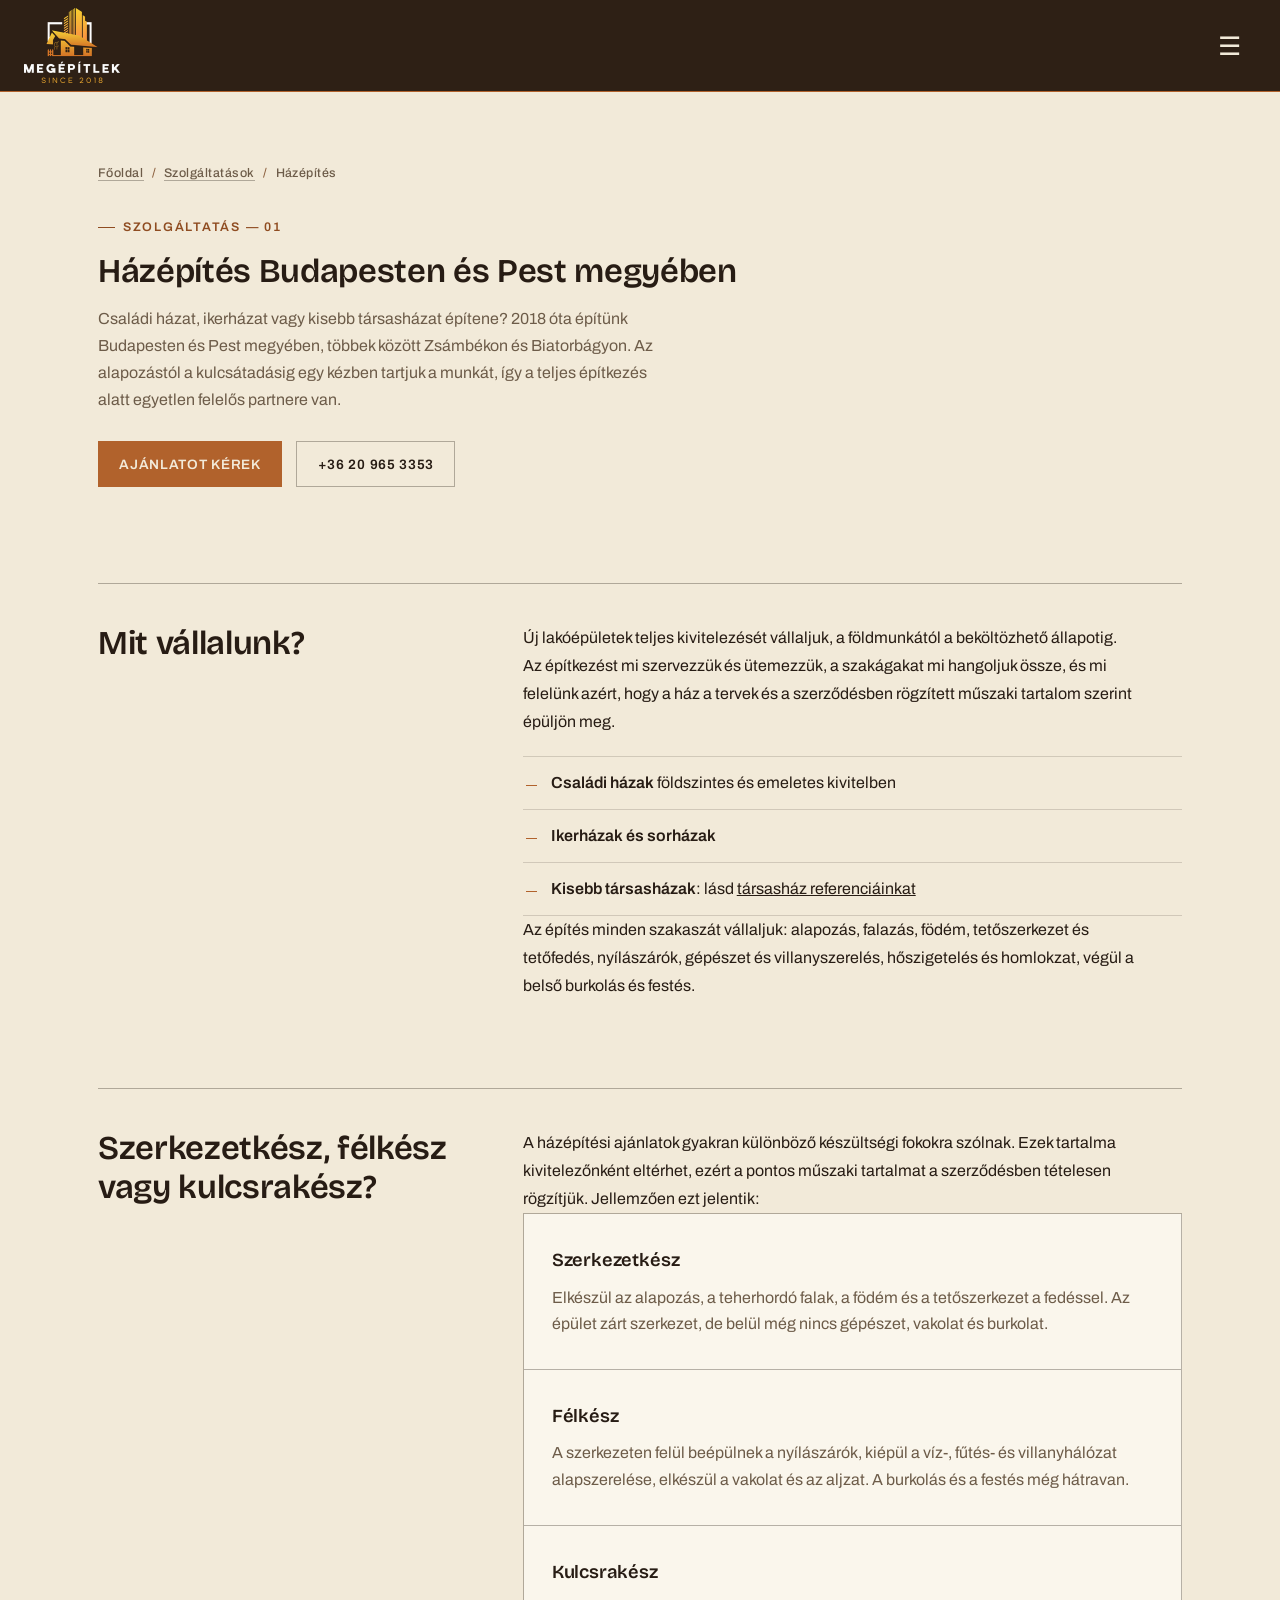
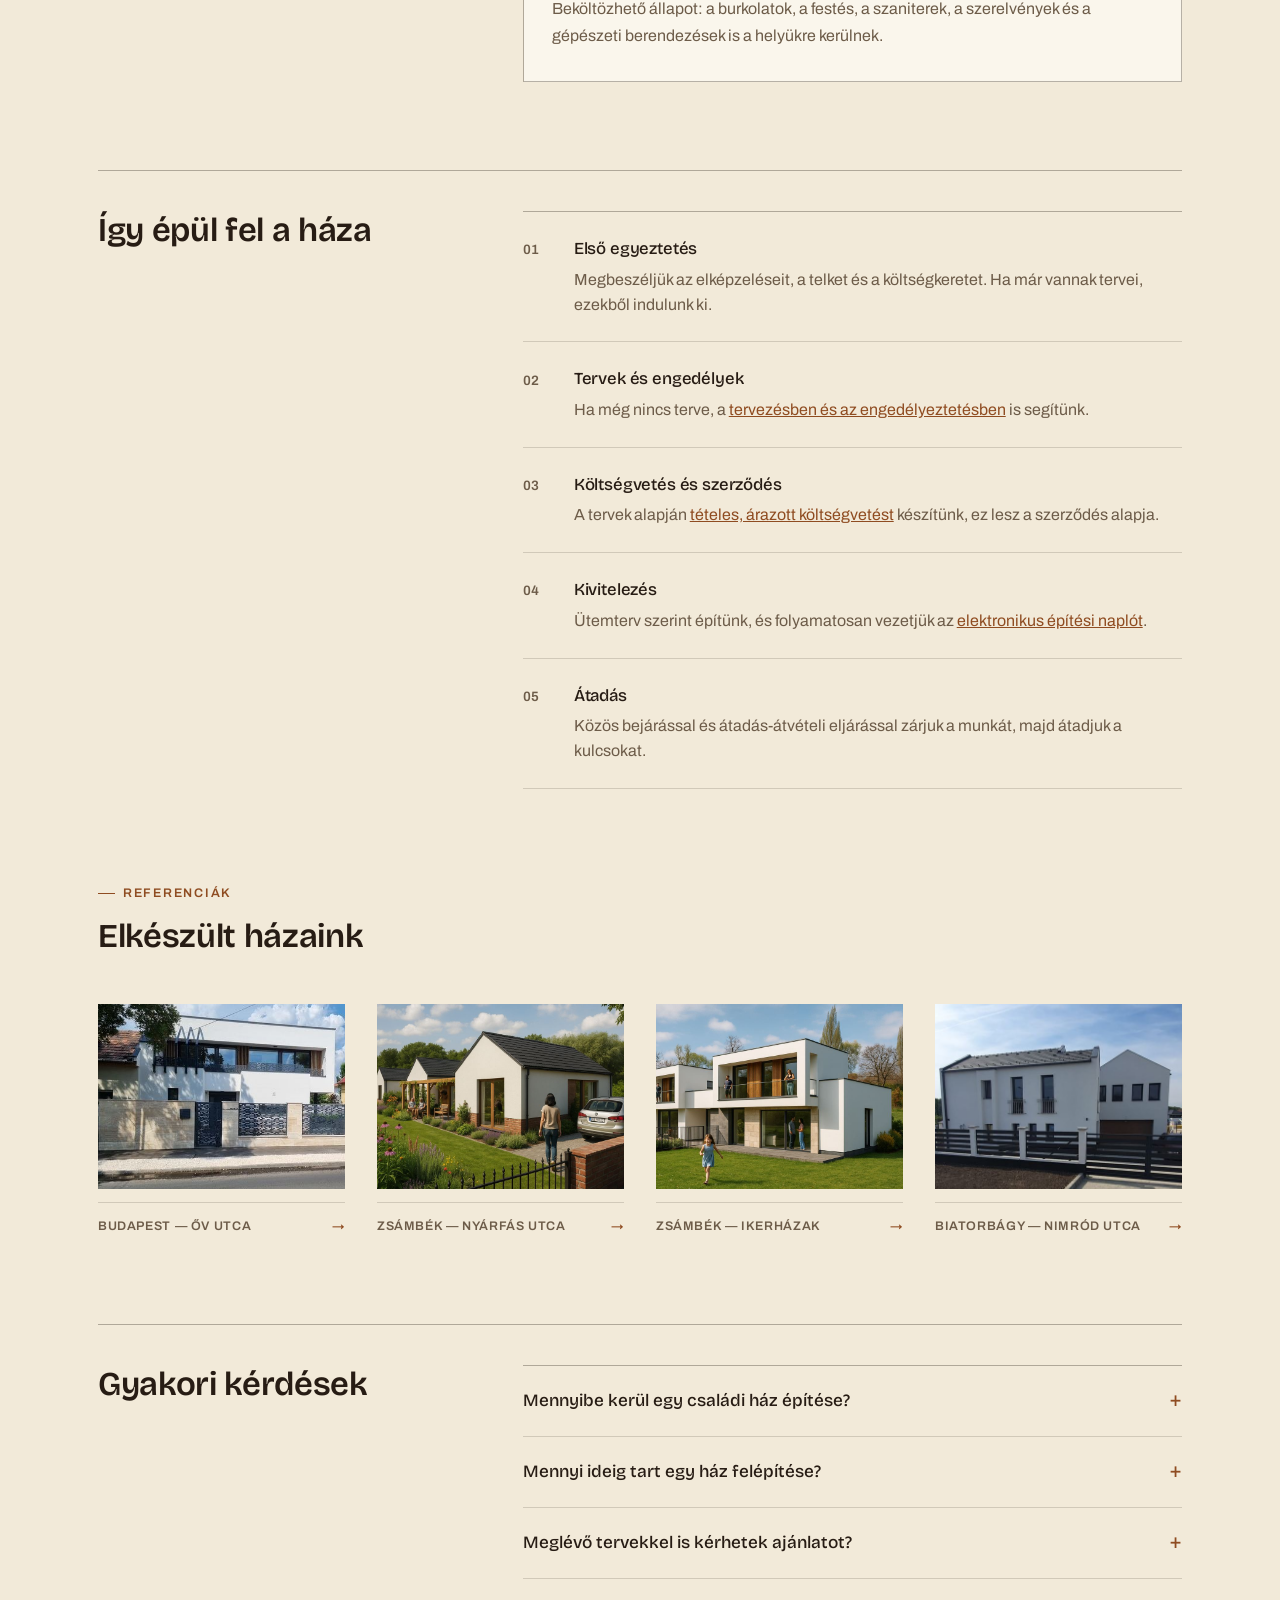
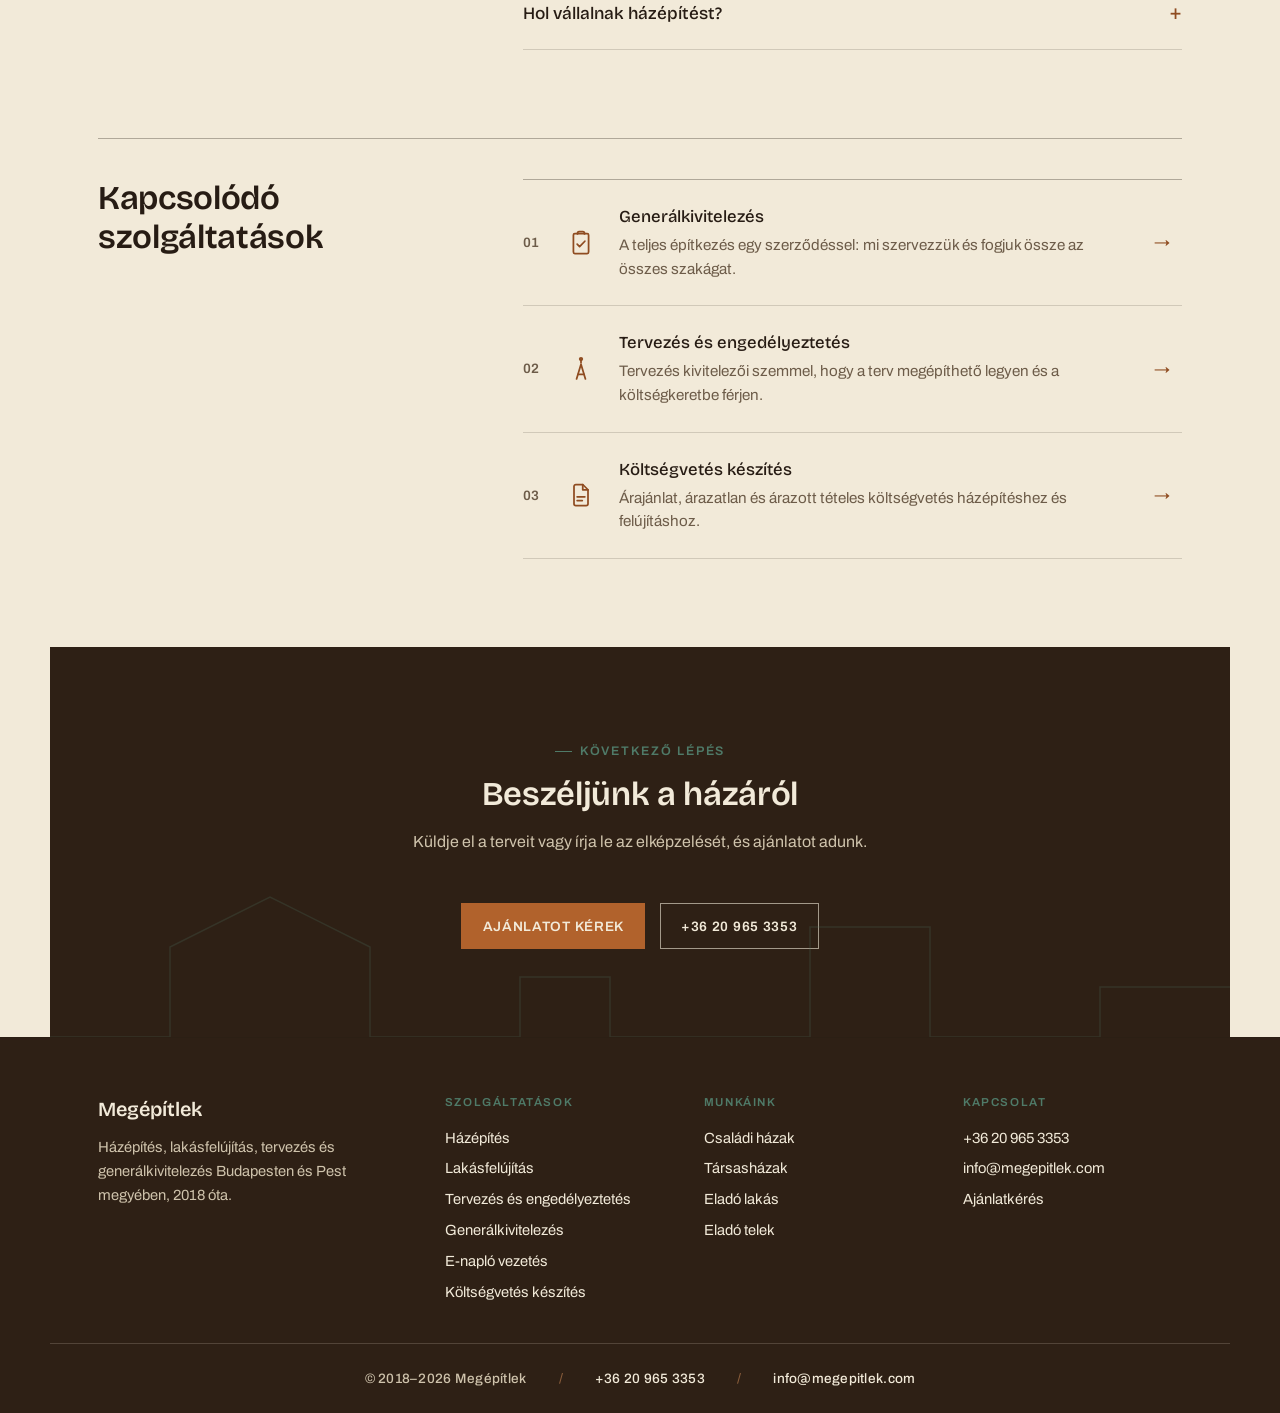
<file: pages/hazepites.html>
<!DOCTYPE html>
<html lang="hu">
  <head>
    <meta charset="UTF-8" />
    <meta name="viewport" content="width=device-width, initial-scale=1.0" />
    <meta name="robots" content="noindex, nofollow" />
    <title>Házépítés Budapesten és Pest megyében | Megépítlek</title>
    <meta name="description" content="Családi ház, ikerház és társasház építése Budapesten és Pest megyében, alapozástól a kulcsátadásig. Tételes költségvetés, egy felelős kivitelező." />
    <link rel="canonical" href="https://megepitlek.com/pages/hazepites.html" />
    <link rel="preconnect" href="https://fonts.googleapis.com" />
    <link rel="preconnect" href="https://fonts.gstatic.com" crossorigin />
    <link rel="stylesheet" href="https://fonts.googleapis.com/css2?family=Archivo:wght@400;500;600;700&family=Bricolage+Grotesque:opsz,wght@12..96,500;12..96,600;12..96,700&display=swap" />
    <link rel="stylesheet" href="../css/style.css?v=4" />
    <link rel="icon" type="image/png" sizes="32x32" href="../images/logo/favicon-32.png" />
    <link rel="icon" type="image/png" sizes="192x192" href="../images/logo/icon-192.png" />
    <link rel="apple-touch-icon" href="../images/logo/apple-touch-icon.png" />
    <meta name="theme-color" content="#2e2015" />

    <meta property="og:type" content="website" />
    <meta property="og:locale" content="hu_HU" />
    <meta property="og:site_name" content="Megépítlek" />
    <meta property="og:title" content="Házépítés Budapesten és Pest megyében | Megépítlek" />
    <meta property="og:description" content="Családi ház, ikerház és társasház építése Budapesten és Pest megyében, alapozástól a kulcsátadásig. Tételes költségvetés, egy felelős kivitelező." />
    <meta property="og:url" content="https://megepitlek.com/pages/hazepites.html" />
    <meta property="og:image" content="https://megepitlek.com/images/reference/csaladi/bp1/tumbnail.JPG" />
    <meta name="twitter:card" content="summary_large_image" />

    <script type="application/ld+json">
      {
        "@context": "https://schema.org",
        "@graph": [
          {
            "@type": "GeneralContractor",
            "@id": "https://megepitlek.com/#business",
            "name": "Megépítlek",
            "alternateName": "Megépítlek.com",
            "url": "https://megepitlek.com/",
            "logo": {
              "@type": "ImageObject",
              "url": "https://megepitlek.com/images/logo/mlogo-600.png"
            },
            "image": "https://megepitlek.com/images/landing/image1.jpg",
            "description": "Házépítés, lakásfelújítás, tervezés és generálkivitelezés Budapesten és Pest megyében, 2018 óta.",
            "telephone": "+36209653353",
            "email": "info@megepitlek.com",
            "foundingDate": "2018",
            "founder": {
              "@type": "Person",
              "name": "Lakatos Gábor"
            },
            "address": {
              "@type": "PostalAddress",
              "addressLocality": "Budapest",
              "addressCountry": "HU"
            },
            "areaServed": [
              {
                "@type": "City",
                "name": "Budapest"
              },
              {
                "@type": "AdministrativeArea",
                "name": "Pest vármegye"
              },
              {
                "@type": "City",
                "name": "Zsámbék"
              },
              {
                "@type": "City",
                "name": "Biatorbágy"
              }
            ],
            "knowsLanguage": "hu",
            "hasOfferCatalog": {
              "@type": "OfferCatalog",
              "name": "Szolgáltatások",
              "itemListElement": [
                {
                  "@type": "Offer",
                  "itemOffered": {
                    "@type": "Service",
                    "name": "Házépítés",
                    "url": "https://megepitlek.com/pages/hazepites.html"
                  }
                },
                {
                  "@type": "Offer",
                  "itemOffered": {
                    "@type": "Service",
                    "name": "Lakásfelújítás",
                    "url": "https://megepitlek.com/pages/lakasfelujitas.html"
                  }
                },
                {
                  "@type": "Offer",
                  "itemOffered": {
                    "@type": "Service",
                    "name": "Tervezés és engedélyeztetés",
                    "url": "https://megepitlek.com/pages/tervezes.html"
                  }
                },
                {
                  "@type": "Offer",
                  "itemOffered": {
                    "@type": "Service",
                    "name": "Generálkivitelezés",
                    "url": "https://megepitlek.com/pages/generalkivitelezes.html"
                  }
                },
                {
                  "@type": "Offer",
                  "itemOffered": {
                    "@type": "Service",
                    "name": "E-napló vezetés",
                    "url": "https://megepitlek.com/pages/e-naplo-vezetes.html"
                  }
                },
                {
                  "@type": "Offer",
                  "itemOffered": {
                    "@type": "Service",
                    "name": "Költségvetés készítés",
                    "url": "https://megepitlek.com/pages/koltsegvetes-keszites.html"
                  }
                }
              ]
            }
          },
          {
            "@type": "WebSite",
            "@id": "https://megepitlek.com/#website",
            "url": "https://megepitlek.com/",
            "name": "Megépítlek",
            "inLanguage": "hu",
            "publisher": {
              "@id": "https://megepitlek.com/#business"
            }
          },
          {
            "@type": "WebPage",
            "@id": "https://megepitlek.com/pages/hazepites.html#webpage",
            "url": "https://megepitlek.com/pages/hazepites.html",
            "name": "Házépítés Budapesten és Pest megyében | Megépítlek",
            "description": "Családi ház, ikerház és társasház építése Budapesten és Pest megyében, alapozástól a kulcsátadásig. Tételes költségvetés, egy felelős kivitelező.",
            "inLanguage": "hu",
            "isPartOf": {
              "@id": "https://megepitlek.com/#website"
            },
            "about": {
              "@id": "https://megepitlek.com/#business"
            }
          },
          {
            "@type": "Service",
            "@id": "https://megepitlek.com/pages/hazepites.html#service",
            "name": "Házépítés Budapesten és Pest megyében",
            "serviceType": "Házépítés",
            "description": "Családi ház, ikerház és társasház építése Budapesten és Pest megyében, alapozástól a kulcsátadásig. Tételes költségvetés, egy felelős kivitelező.",
            "url": "https://megepitlek.com/pages/hazepites.html",
            "provider": {
              "@id": "https://megepitlek.com/#business"
            },
            "areaServed": [
              {
                "@type": "City",
                "name": "Budapest"
              },
              {
                "@type": "AdministrativeArea",
                "name": "Pest vármegye"
              },
              {
                "@type": "City",
                "name": "Zsámbék"
              },
              {
                "@type": "City",
                "name": "Biatorbágy"
              }
            ]
          },
          {
            "@type": "BreadcrumbList",
            "itemListElement": [
              {
                "@type": "ListItem",
                "position": 1,
                "name": "Főoldal",
                "item": "https://megepitlek.com/"
              },
              {
                "@type": "ListItem",
                "position": 2,
                "name": "Szolgáltatások",
                "item": "https://megepitlek.com/pages/szolgaltatasok.html"
              },
              {
                "@type": "ListItem",
                "position": 3,
                "name": "Házépítés",
                "item": "https://megepitlek.com/pages/hazepites.html"
              }
            ]
          },
          {
            "@type": "FAQPage",
            "mainEntity": [
              {
                "@type": "Question",
                "name": "Mennyibe kerül egy családi ház építése?",
                "acceptedAnswer": {
                  "@type": "Answer",
                  "text": "Az ár a ház méretétől, a szerkezettől, az anyagválasztástól és a készültségi foktól függ, ezért a négyzetméterárat csak tájékoztatásnak érdemes tekinteni. Pontos árat a tervek alapján készített tételes költségvetés ad."
                }
              },
              {
                "@type": "Question",
                "name": "Mennyi ideig tart egy ház felépítése?",
                "acceptedAnswer": {
                  "@type": "Answer",
                  "text": "Ez a ház méretétől, a választott technológiától, az évszaktól és az anyagok elérhetőségétől függ. Az ütemtervet a tervek ismeretében készítjük el, és a szerződésben rögzítjük."
                }
              },
              {
                "@type": "Question",
                "name": "Meglévő tervekkel is kérhetek ajánlatot?",
                "acceptedAnswer": {
                  "@type": "Answer",
                  "text": "Igen. Ha már van engedélyezési vagy kiviteli terve, ez alapján készítünk ajánlatot. Ha még nincs, a tervezés és az engedélyeztetés lebonyolításában is segítünk."
                }
              },
              {
                "@type": "Question",
                "name": "Hol vállalnak házépítést?",
                "acceptedAnswer": {
                  "@type": "Answer",
                  "text": "Budapesten és Pest megyében dolgozunk. Elkészült házaink vannak többek között Budapesten, Zsámbékon és Biatorbágyon. Más helyszín esetén keressen minket, és egyeztetünk."
                }
              }
            ]
          }
        ]
      }
    </script>
  </head>
  <body>
    <nav>
      <div class="logo">
        <a style="all: unset; cursor: pointer" href="../index.html" aria-label="Megépítlek – főoldal">
          <img src="../images/logo/mlogo_trans-192.png" alt="Megépítlek logó" width="96" height="75" />
        </a>
      </div>
      <button class="menu-toggle" aria-label="Menü megnyitása">&#9776;</button>
      <ul class="menu">
        <li><a href="lakasok.html">Lakások</a></li>
        <li><a href="telkek.html">Telkek</a></li>
        <li><a href="csaladihazak.html">Családiházak</a></li>
        <li><a href="tarsashazak.html">Társasházak</a></li>
        <li><a href="szolgaltatasok.html">Szolgáltatások</a></li>
        <li>
          <a style="margin-right: 2em" href="kapcsolat.html">Kapcsolat</a>
        </li>
      </ul>
    </nav>

    <header class="gallery-header">
      <ol class="breadcrumb">
        <li><a href="../index.html">Főoldal</a></li>
        <li><a href="szolgaltatasok.html">Szolgáltatások</a></li>
        <li aria-current="page">Házépítés</li>
      </ol>
      <p class="eyebrow">Szolgáltatás — 01</p>
      <h1 class="section-title">Házépítés Budapesten és Pest megyében</h1>
      <p class="section-lede">Családi házat, ikerházat vagy kisebb társasházat építene? 2018 óta építünk Budapesten és Pest megyében, többek között Zsámbékon és Biatorbágyon. Az alapozástól a kulcsátadásig egy kézben tartjuk a munkát, így a teljes építkezés alatt egyetlen felelős partnere van.</p>
      <div class="header-actions">
        <a href="kapcsolat.html" class="btn btn-primary">Ajánlatot kérek</a>
        <a href="tel:+36209653353" class="btn btn-outline">+36 20 965 3353</a>
      </div>
    </header>

    <main>
      <section class="section">
        <div class="split">
          <h2 class="section-title">Mit vállalunk?</h2>
          <div>
            <div class="prose">
              <p>Új lakóépületek teljes kivitelezését vállaljuk, a földmunkától a beköltözhető állapotig. Az építkezést mi szervezzük és ütemezzük, a szakágakat mi hangoljuk össze, és mi felelünk azért, hogy a ház a tervek és a szerződésben rögzített műszaki tartalom szerint épüljön meg.</p>
            </div>
            <ul class="check-list">
              <li><strong>Családi házak</strong> földszintes és emeletes kivitelben</li>
              <li><strong>Ikerházak és sorházak</strong></li>
              <li><strong>Kisebb társasházak</strong>: lásd <a href="tarsashazak.html">társasház referenciáinkat</a></li>
            </ul>
            <div class="prose">
              <p>Az építés minden szakaszát vállaljuk: alapozás, falazás, födém, tetőszerkezet és tetőfedés, nyílászárók, gépészet és villanyszerelés, hőszigetelés és homlokzat, végül a belső burkolás és festés.</p>
            </div>
          </div>
        </div>
      </section>
      <section class="section section-follow">
        <div class="split">
          <h2 class="section-title">Szerkezetkész, félkész vagy kulcsrakész?</h2>
          <div>
            <div class="prose">
              <p>A házépítési ajánlatok gyakran különböző készültségi fokokra szólnak. Ezek tartalma kivitelezőnként eltérhet, ezért a pontos műszaki tartalmat a szerződésben tételesen rögzítjük. Jellemzően ezt jelentik:</p>
            </div>
            <div class="info-grid">
              <div class="info-card">
                <h3>Szerkezetkész</h3>
                <p>Elkészül az alapozás, a teherhordó falak, a födém és a tetőszerkezet a fedéssel. Az épület zárt szerkezet, de belül még nincs gépészet, vakolat és burkolat.</p>
              </div>
              <div class="info-card">
                <h3>Félkész</h3>
                <p>A szerkezeten felül beépülnek a nyílászárók, kiépül a víz-, fűtés- és villanyhálózat alapszerelése, elkészül a vakolat és az aljzat. A burkolás és a festés még hátravan.</p>
              </div>
              <div class="info-card">
                <h3>Kulcsrakész</h3>
                <p>Beköltözhető állapot: a burkolatok, a festés, a szaniterek, a szerelvények és a gépészeti berendezések is a helyükre kerülnek.</p>
              </div>
            </div>
          </div>
        </div>
      </section>
      <section class="section section-follow">
        <div class="split">
          <h2 class="section-title">Így épül fel a háza</h2>
          <div>
            <ol class="step-list">
              <li>
                <div>
                  <h3>Első egyeztetés</h3>
                  <p>Megbeszéljük az elképzeléseit, a telket és a költségkeretet. Ha már vannak tervei, ezekből indulunk ki.</p>
                </div>
              </li>
              <li>
                <div>
                  <h3>Tervek és engedélyek</h3>
                  <p>Ha még nincs terve, a <a href="tervezes.html">tervezésben és az engedélyeztetésben</a> is segítünk.</p>
                </div>
              </li>
              <li>
                <div>
                  <h3>Költségvetés és szerződés</h3>
                  <p>A tervek alapján <a href="koltsegvetes-keszites.html">tételes, árazott költségvetést</a> készítünk, ez lesz a szerződés alapja.</p>
                </div>
              </li>
              <li>
                <div>
                  <h3>Kivitelezés</h3>
                  <p>Ütemterv szerint építünk, és folyamatosan vezetjük az <a href="e-naplo-vezetes.html">elektronikus építési naplót</a>.</p>
                </div>
              </li>
              <li>
                <div>
                  <h3>Átadás</h3>
                  <p>Közös bejárással és átadás-átvételi eljárással zárjuk a munkát, majd átadjuk a kulcsokat.</p>
                </div>
              </li>
            </ol>
          </div>
        </div>
      </section>

      <section class="section section-follow">
        <div class="section-head">
          <p class="eyebrow">Referenciák</p>
          <h2 class="section-title">Elkészült házaink</h2>
        </div>
        <div class="reference-grid">
          <a class="reference-item" href="csaladihazak.html">
            <div class="reference-figure">
              <img src="../images/reference/csaladi/bp1/tumbnail.JPG" alt="Családi ház, Budapest, Őv utca" loading="lazy" decoding="async" />
            </div>
            <div class="reference-caption">
              <span>Budapest — Őv utca</span>
              <span class="arrow" aria-hidden="true">&rarr;</span>
            </div>
          </a>
          <a class="reference-item" href="csaladihazak.html">
            <div class="reference-figure">
              <img src="../images/reference/csaladi/zs1/tumbnail.JPG" alt="Családi ház, Zsámbék, Nyárfás utca" loading="lazy" decoding="async" />
            </div>
            <div class="reference-caption">
              <span>Zsámbék — Nyárfás utca</span>
              <span class="arrow" aria-hidden="true">&rarr;</span>
            </div>
          </a>
          <a class="reference-item" href="tarsashazak.html">
            <div class="reference-figure">
              <img src="../images/reference/tarsas/zs5/tumbnail.JPG" alt="Ikerházak, Zsámbék" loading="lazy" decoding="async" />
            </div>
            <div class="reference-caption">
              <span>Zsámbék — ikerházak</span>
              <span class="arrow" aria-hidden="true">&rarr;</span>
            </div>
          </a>
          <a class="reference-item" href="tarsashazak.html">
            <div class="reference-figure">
              <img src="../images/reference/tarsas/bia1/tumbnail.JPG" alt="Társasház, Biatorbágy, Nimród utca" loading="lazy" decoding="async" />
            </div>
            <div class="reference-caption">
              <span>Biatorbágy — Nimród utca</span>
              <span class="arrow" aria-hidden="true">&rarr;</span>
            </div>
          </a>
        </div>
      </section>
      <section class="section section-follow">
        <div class="split">
          <h2 class="section-title">Gyakori kérdések</h2>
          <div>
            <div class="faq">
              <details>
                <summary>Mennyibe kerül egy családi ház építése?</summary>
                <p>Az ár a ház méretétől, a szerkezettől, az anyagválasztástól és a készültségi foktól függ, ezért a négyzetméterárat csak tájékoztatásnak érdemes tekinteni. Pontos árat a tervek alapján készített <a href="koltsegvetes-keszites.html">tételes költségvetés</a> ad.</p>
              </details>
              <details>
                <summary>Mennyi ideig tart egy ház felépítése?</summary>
                <p>Ez a ház méretétől, a választott technológiától, az évszaktól és az anyagok elérhetőségétől függ. Az ütemtervet a tervek ismeretében készítjük el, és a szerződésben rögzítjük.</p>
              </details>
              <details>
                <summary>Meglévő tervekkel is kérhetek ajánlatot?</summary>
                <p>Igen. Ha már van engedélyezési vagy kiviteli terve, ez alapján készítünk ajánlatot. Ha még nincs, a <a href="tervezes.html">tervezés és az engedélyeztetés</a> lebonyolításában is segítünk.</p>
              </details>
              <details>
                <summary>Hol vállalnak házépítést?</summary>
                <p>Budapesten és Pest megyében dolgozunk. Elkészült házaink vannak többek között Budapesten, Zsámbékon és Biatorbágyon. Más helyszín esetén keressen minket, és egyeztetünk.</p>
              </details>
            </div>
          </div>
        </div>
      </section>
      <section class="section section-follow">
        <div class="split">
          <h2 class="section-title">Kapcsolódó szolgáltatások</h2>
          <div>
            <div class="tender-list">
              <a class="tender-row" href="generalkivitelezes.html">
                <span class="tender-index">01</span>
                <span class="tender-icon"><svg viewBox="0 0 24 24" fill="none" stroke="currentColor" stroke-width="1.5" stroke-linecap="round" stroke-linejoin="round" aria-hidden="true"><rect x="5.5" y="4" width="13" height="17" rx="1.2"/><path d="M9 4.2V3.6a1.4 1.4 0 0 1 1.4-1.4h3.2A1.4 1.4 0 0 1 15 3.6v.6"/><path d="m8.7 13 2.1 2.1 4.5-4.6"/></svg></span>
                <span class="tender-text">
                  <span class="tender-name">Generálkivitelezés</span>
                  <span class="tender-desc">A teljes építkezés egy szerződéssel: mi szervezzük és fogjuk össze az összes szakágat.</span>
                </span>
                <span class="tender-arrow" aria-hidden="true">&rarr;</span>
              </a>
              <a class="tender-row" href="tervezes.html">
                <span class="tender-index">02</span>
                <span class="tender-icon"><svg viewBox="0 0 24 24" fill="none" stroke="currentColor" stroke-width="1.5" stroke-linecap="round" stroke-linejoin="round" aria-hidden="true"><path d="M12 3.5v3.2"/><path d="M8.2 20.5 12 8l3.8 12.5"/><path d="M9.4 16.5h5.2"/><circle cx="12" cy="3.5" r="1.1"/></svg></span>
                <span class="tender-text">
                  <span class="tender-name">Tervezés és engedélyeztetés</span>
                  <span class="tender-desc">Tervezés kivitelezői szemmel, hogy a terv megépíthető legyen és a költségkeretbe férjen.</span>
                </span>
                <span class="tender-arrow" aria-hidden="true">&rarr;</span>
              </a>
              <a class="tender-row" href="koltsegvetes-keszites.html">
                <span class="tender-index">03</span>
                <span class="tender-icon"><svg viewBox="0 0 24 24" fill="none" stroke="currentColor" stroke-width="1.5" stroke-linecap="round" stroke-linejoin="round" aria-hidden="true"><path d="M13.5 3H7.6a1.6 1.6 0 0 0-1.6 1.6v14.8A1.6 1.6 0 0 0 7.6 21h8.8a1.6 1.6 0 0 0 1.6-1.6V7.5z"/><path d="M13.5 3v4.5h4.5"/><path d="M8.7 13.5h6.6M8.7 16.8h4.4"/></svg></span>
                <span class="tender-text">
                  <span class="tender-name">Költségvetés készítés</span>
                  <span class="tender-desc">Árajánlat, árazatlan és árazott tételes költségvetés házépítéshez és felújításhoz.</span>
                </span>
                <span class="tender-arrow" aria-hidden="true">&rarr;</span>
              </a>
            </div>
          </div>
        </div>
      </section>
      <section class="section section-dark contact-cta">
        <svg class="blueprint-line" viewBox="0 0 1180 160" preserveAspectRatio="none" fill="none" stroke="currentColor" stroke-width="1.5" aria-hidden="true">
          <path d="M0 150 L120 150 L120 60 L220 10 L320 60 L320 150 L470 150 L470 90 L560 90 L560 150 L760 150 L760 40 L880 40 L880 150 L1050 150 L1050 100 L1180 100" />
        </svg>
        <div class="section-head center">
          <p class="eyebrow">Következő lépés</p>
          <h2 class="section-title">Beszéljünk a házáról</h2>
          <p class="section-lede">Küldje el a terveit vagy írja le az elképzelését, és ajánlatot adunk.</p>
        </div>
        <div class="section-cta" style="display: flex; justify-content: center; flex-wrap: wrap; gap: 0.9rem;">
          <a href="kapcsolat.html" class="btn btn-primary">Ajánlatot kérek</a>
          <a href="tel:+36209653353" class="btn btn-secondary">+36 20 965 3353</a>
        </div>
      </section>
    </main>

    <footer class="site-footer">
      <div class="footer-grid">
        <div>
          <p class="footer-brand">Megépítlek</p>
          <p class="footer-about">
            Házépítés, lakásfelújítás, tervezés és generálkivitelezés
            Budapesten és Pest megyében, 2018 óta.
          </p>
        </div>
        <div>
          <p class="footer-label">Szolgáltatások</p>
          <ul class="footer-links">
            <li><a href="hazepites.html">Házépítés</a></li>
            <li><a href="lakasfelujitas.html">Lakásfelújítás</a></li>
            <li><a href="tervezes.html">Tervezés és engedélyeztetés</a></li>
            <li><a href="generalkivitelezes.html">Generálkivitelezés</a></li>
            <li><a href="e-naplo-vezetes.html">E-napló vezetés</a></li>
            <li><a href="koltsegvetes-keszites.html">Költségvetés készítés</a></li>
          </ul>
        </div>
        <div>
          <p class="footer-label">Munkáink</p>
          <ul class="footer-links">
            <li><a href="csaladihazak.html">Családi házak</a></li>
            <li><a href="tarsashazak.html">Társasházak</a></li>
            <li><a href="lakasok.html">Eladó lakás</a></li>
            <li><a href="telkek.html">Eladó telek</a></li>
          </ul>
        </div>
        <div>
          <p class="footer-label">Kapcsolat</p>
          <ul class="footer-links">
            <li><a href="tel:+36209653353">+36 20 965 3353</a></li>
            <li><a href="mailto:info@megepitlek.com?subject=Aj%C3%A1nlatk%C3%A9r%C3%A9s">info@megepitlek.com</a></li>
            <li><a href="kapcsolat.html">Ajánlatkérés</a></li>
          </ul>
        </div>
      </div>
      <div class="clear">
        <span>&copy; 2018–2026 Megépítlek</span>
        <a href="tel:+36209653353">+36 20 965 3353</a>
        <a href="mailto:info@megepitlek.com?subject=Aj%C3%A1nlatk%C3%A9r%C3%A9s">info@megepitlek.com</a>
      </div>
    </footer>

    <script src="../js/menu.js?v=2"></script>
  </body>
</html>
</file>
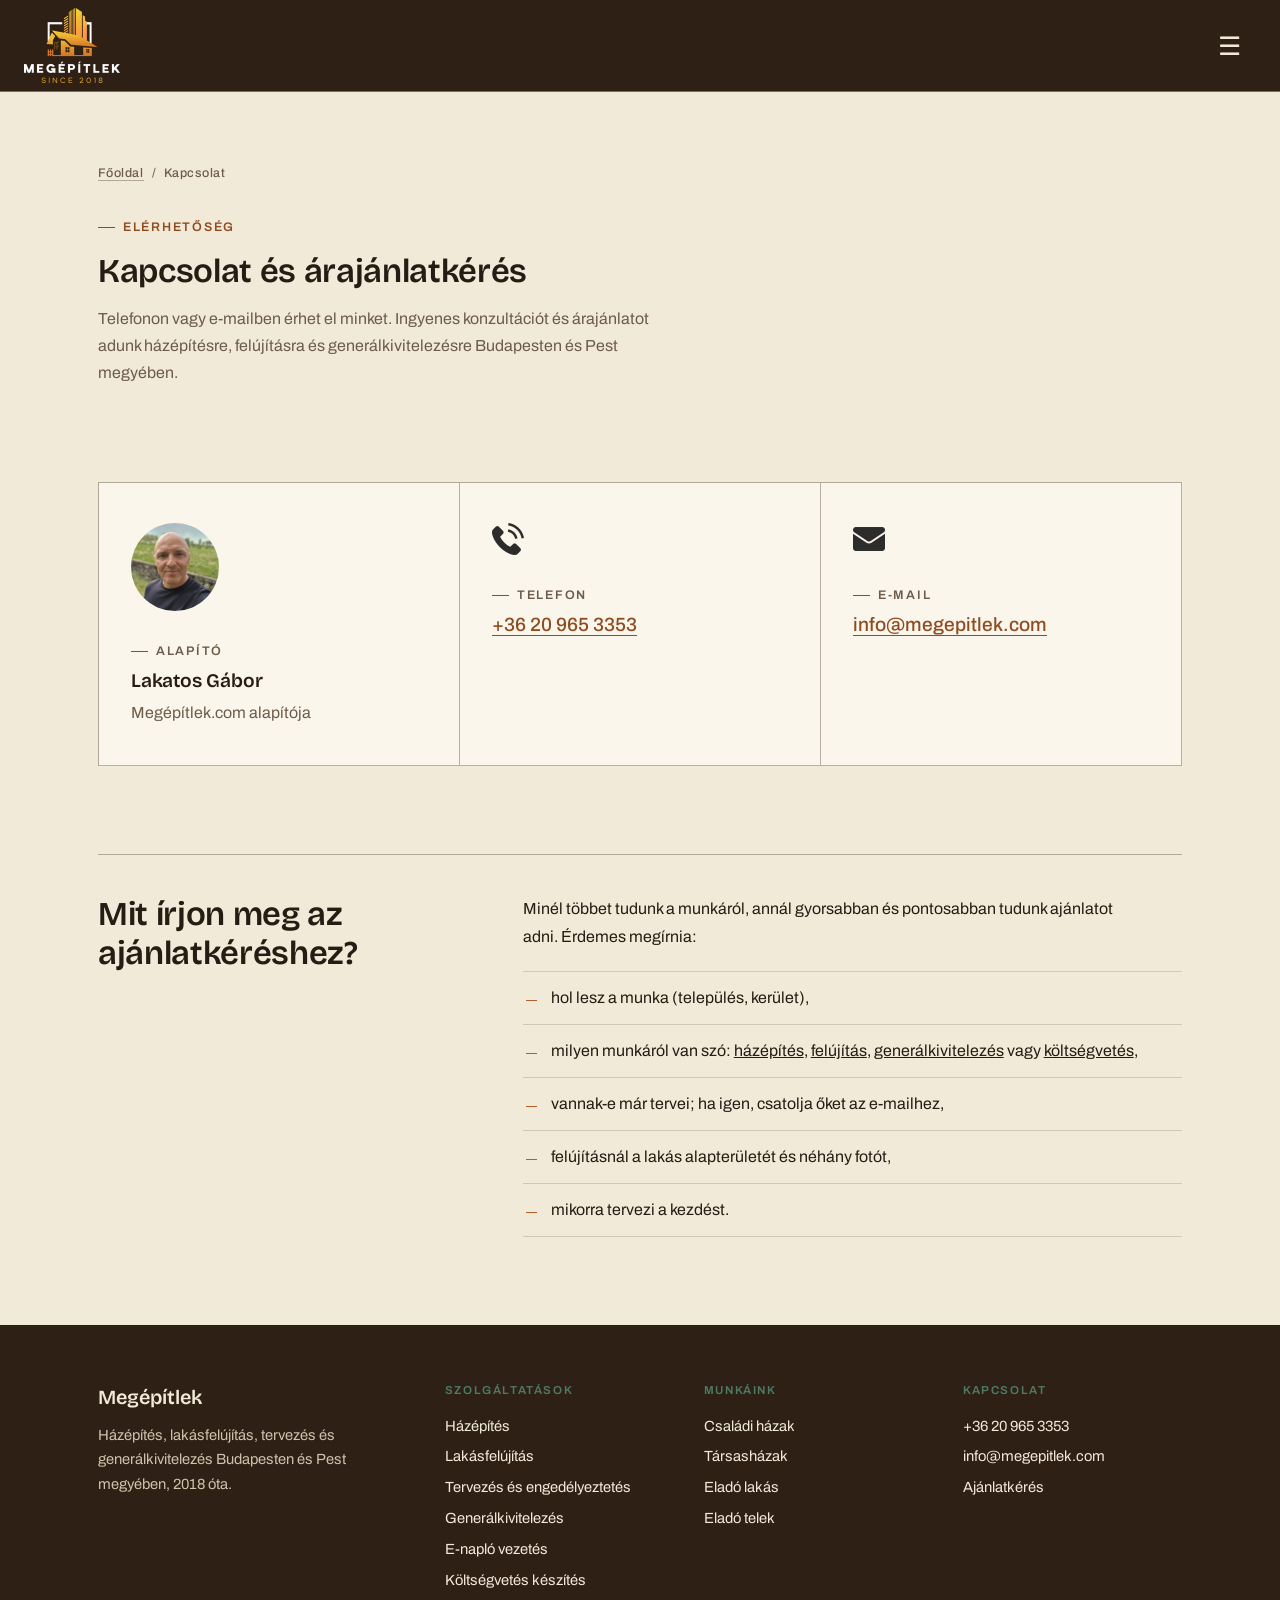
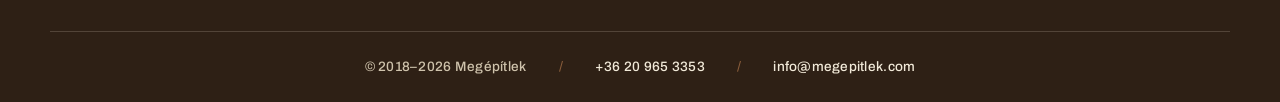
<file: pages/kapcsolat.html>
<!DOCTYPE html>
<html lang="hu">
  <head>
    <meta charset="UTF-8" />
    <meta name="viewport" content="width=device-width, initial-scale=1.0" />
    <meta name="robots" content="noindex, nofollow" />
    <title>Kapcsolat és árajánlatkérés | Megépítlek</title>
    <meta name="description" content="Kérjen ingyenes konzultációt és árajánlatot házépítésre, felújításra vagy generálkivitelezésre: +36 20 965 3353, info@megepitlek.com." />
    <link rel="canonical" href="https://megepitlek.com/pages/kapcsolat.html" />
    <link rel="preconnect" href="https://fonts.googleapis.com" />
    <link rel="preconnect" href="https://fonts.gstatic.com" crossorigin />
    <link rel="stylesheet" href="https://fonts.googleapis.com/css2?family=Archivo:wght@400;500;600;700&family=Bricolage+Grotesque:opsz,wght@12..96,500;12..96,600;12..96,700&display=swap" />
    <link rel="stylesheet" href="../css/style.css?v=4" />
    <link rel="icon" type="image/png" sizes="32x32" href="../images/logo/favicon-32.png" />
    <link rel="icon" type="image/png" sizes="192x192" href="../images/logo/icon-192.png" />
    <link rel="apple-touch-icon" href="../images/logo/apple-touch-icon.png" />
    <meta name="theme-color" content="#2e2015" />

    <meta property="og:type" content="website" />
    <meta property="og:locale" content="hu_HU" />
    <meta property="og:site_name" content="Megépítlek" />
    <meta property="og:title" content="Kapcsolat és árajánlatkérés | Megépítlek" />
    <meta property="og:description" content="Kérjen ingyenes konzultációt és árajánlatot házépítésre, felújításra vagy generálkivitelezésre: +36 20 965 3353, info@megepitlek.com." />
    <meta property="og:url" content="https://megepitlek.com/pages/kapcsolat.html" />
    <meta property="og:image" content="https://megepitlek.com/images/landing/image1.jpg" />
    <meta name="twitter:card" content="summary_large_image" />

    <script type="application/ld+json">
      {
        "@context": "https://schema.org",
        "@graph": [
          {
            "@type": "GeneralContractor",
            "@id": "https://megepitlek.com/#business",
            "name": "Megépítlek",
            "alternateName": "Megépítlek.com",
            "url": "https://megepitlek.com/",
            "logo": {
              "@type": "ImageObject",
              "url": "https://megepitlek.com/images/logo/mlogo-600.png"
            },
            "image": "https://megepitlek.com/images/landing/image1.jpg",
            "description": "Házépítés, lakásfelújítás, tervezés és generálkivitelezés Budapesten és Pest megyében, 2018 óta.",
            "telephone": "+36209653353",
            "email": "info@megepitlek.com",
            "foundingDate": "2018",
            "founder": {
              "@type": "Person",
              "name": "Lakatos Gábor"
            },
            "address": {
              "@type": "PostalAddress",
              "addressLocality": "Budapest",
              "addressCountry": "HU"
            },
            "areaServed": [
              {
                "@type": "City",
                "name": "Budapest"
              },
              {
                "@type": "AdministrativeArea",
                "name": "Pest vármegye"
              },
              {
                "@type": "City",
                "name": "Zsámbék"
              },
              {
                "@type": "City",
                "name": "Biatorbágy"
              }
            ],
            "knowsLanguage": "hu",
            "hasOfferCatalog": {
              "@type": "OfferCatalog",
              "name": "Szolgáltatások",
              "itemListElement": [
                {
                  "@type": "Offer",
                  "itemOffered": {
                    "@type": "Service",
                    "name": "Házépítés",
                    "url": "https://megepitlek.com/pages/hazepites.html"
                  }
                },
                {
                  "@type": "Offer",
                  "itemOffered": {
                    "@type": "Service",
                    "name": "Lakásfelújítás",
                    "url": "https://megepitlek.com/pages/lakasfelujitas.html"
                  }
                },
                {
                  "@type": "Offer",
                  "itemOffered": {
                    "@type": "Service",
                    "name": "Tervezés és engedélyeztetés",
                    "url": "https://megepitlek.com/pages/tervezes.html"
                  }
                },
                {
                  "@type": "Offer",
                  "itemOffered": {
                    "@type": "Service",
                    "name": "Generálkivitelezés",
                    "url": "https://megepitlek.com/pages/generalkivitelezes.html"
                  }
                },
                {
                  "@type": "Offer",
                  "itemOffered": {
                    "@type": "Service",
                    "name": "E-napló vezetés",
                    "url": "https://megepitlek.com/pages/e-naplo-vezetes.html"
                  }
                },
                {
                  "@type": "Offer",
                  "itemOffered": {
                    "@type": "Service",
                    "name": "Költségvetés készítés",
                    "url": "https://megepitlek.com/pages/koltsegvetes-keszites.html"
                  }
                }
              ]
            }
          },
          {
            "@type": "WebSite",
            "@id": "https://megepitlek.com/#website",
            "url": "https://megepitlek.com/",
            "name": "Megépítlek",
            "inLanguage": "hu",
            "publisher": {
              "@id": "https://megepitlek.com/#business"
            }
          },
          {
            "@type": "ContactPage",
            "@id": "https://megepitlek.com/pages/kapcsolat.html#webpage",
            "url": "https://megepitlek.com/pages/kapcsolat.html",
            "name": "Kapcsolat és árajánlatkérés | Megépítlek",
            "description": "Kérjen ingyenes konzultációt és árajánlatot házépítésre, felújításra vagy generálkivitelezésre: +36 20 965 3353, info@megepitlek.com.",
            "inLanguage": "hu",
            "isPartOf": {
              "@id": "https://megepitlek.com/#website"
            },
            "about": {
              "@id": "https://megepitlek.com/#business"
            }
          },
          {
            "@type": "BreadcrumbList",
            "itemListElement": [
              {
                "@type": "ListItem",
                "position": 1,
                "name": "Főoldal",
                "item": "https://megepitlek.com/"
              },
              {
                "@type": "ListItem",
                "position": 2,
                "name": "Kapcsolat",
                "item": "https://megepitlek.com/pages/kapcsolat.html"
              }
            ]
          }
        ]
      }
    </script>
  </head>
  <body>
    <nav>
      <div class="logo">
        <a style="all: unset; cursor: pointer" href="../index.html" aria-label="Megépítlek – főoldal">
          <img src="../images/logo/mlogo_trans-192.png" alt="Megépítlek logó" width="96" height="75" />
        </a>
      </div>
      <button class="menu-toggle" aria-label="Menü megnyitása">&#9776;</button>
      <ul class="menu">
        <li><a href="lakasok.html">Lakások</a></li>
        <li><a href="telkek.html">Telkek</a></li>
        <li><a href="csaladihazak.html">Családiházak</a></li>
        <li><a href="tarsashazak.html">Társasházak</a></li>
        <li><a href="szolgaltatasok.html">Szolgáltatások</a></li>
        <li>
          <a style="margin-right: 2em" href="kapcsolat.html">Kapcsolat</a>
        </li>
      </ul>
    </nav>

    <header class="gallery-header">
      <ol class="breadcrumb">
        <li><a href="../index.html">Főoldal</a></li>
        <li aria-current="page">Kapcsolat</li>
      </ol>
      <p class="eyebrow">Elérhetőség</p>
      <h1 class="section-title">Kapcsolat és árajánlatkérés</h1>
      <p class="section-lede">
        Telefonon vagy e-mailben érhet el minket. Ingyenes konzultációt és
        árajánlatot adunk házépítésre, felújításra és generálkivitelezésre
        Budapesten és Pest megyében.
      </p>
    </header>

    <main>
      <section class="section contact-main">
        <div class="contact-grid">
          <div class="contact-card">
            <img
              src="../images/contact/LakatosGaborCut.jpg"
              class="contact-photo"
              alt="Lakatos Gábor, a Megépítlek alapítója"
              width="88"
              height="88"
            />
            <div class="contact-card-body">
              <p class="eyebrow">Alapító</p>
              <h2 class="contact-name">Lakatos Gábor</h2>
              <p>Megépítlek.com alapítója</p>
            </div>
          </div>
          <div class="contact-card">
            <img
              src="../images/icons/telephone.png"
              class="contact-icon"
              alt=""
              width="32"
              height="32"
            />
            <div class="contact-card-body">
              <p class="eyebrow">Telefon</p>
              <p class="contact-value"><a href="tel:+36209653353" class="contact-link">+36 20 965 3353</a></p>
            </div>
          </div>
          <div class="contact-card">
            <img
              src="../images/icons/email.png"
              class="contact-icon"
              alt=""
              width="32"
              height="32"
            />
            <div class="contact-card-body">
              <p class="eyebrow">E-mail</p>
              <p class="contact-value">
                <a href="mailto:info@megepitlek.com?subject=Aj%C3%A1nlatk%C3%A9r%C3%A9s" class="contact-link">info@megepitlek.com</a>
              </p>
            </div>
          </div>
        </div>
      </section>

      <section class="section section-follow">
        <div class="split">
          <h2 class="section-title">Mit írjon meg az ajánlatkéréshez?</h2>
          <div>
            <div class="prose">
              <p>Minél többet tudunk a munkáról, annál gyorsabban és pontosabban tudunk ajánlatot adni. Érdemes megírnia:</p>
            </div>
            <ul class="check-list">
              <li>hol lesz a munka (település, kerület),</li>
              <li>milyen munkáról van szó: <a href="hazepites.html">házépítés</a>, <a href="lakasfelujitas.html">felújítás</a>, <a href="generalkivitelezes.html">generálkivitelezés</a> vagy <a href="koltsegvetes-keszites.html">költségvetés</a>,</li>
              <li>vannak-e már tervei; ha igen, csatolja őket az e-mailhez,</li>
              <li>felújításnál a lakás alapterületét és néhány fotót,</li>
              <li>mikorra tervezi a kezdést.</li>
            </ul>
          </div>
        </div>
      </section>
    </main>

    <footer class="site-footer">
      <div class="footer-grid">
        <div>
          <p class="footer-brand">Megépítlek</p>
          <p class="footer-about">
            Házépítés, lakásfelújítás, tervezés és generálkivitelezés
            Budapesten és Pest megyében, 2018 óta.
          </p>
        </div>
        <div>
          <p class="footer-label">Szolgáltatások</p>
          <ul class="footer-links">
            <li><a href="hazepites.html">Házépítés</a></li>
            <li><a href="lakasfelujitas.html">Lakásfelújítás</a></li>
            <li><a href="tervezes.html">Tervezés és engedélyeztetés</a></li>
            <li><a href="generalkivitelezes.html">Generálkivitelezés</a></li>
            <li><a href="e-naplo-vezetes.html">E-napló vezetés</a></li>
            <li><a href="koltsegvetes-keszites.html">Költségvetés készítés</a></li>
          </ul>
        </div>
        <div>
          <p class="footer-label">Munkáink</p>
          <ul class="footer-links">
            <li><a href="csaladihazak.html">Családi házak</a></li>
            <li><a href="tarsashazak.html">Társasházak</a></li>
            <li><a href="lakasok.html">Eladó lakás</a></li>
            <li><a href="telkek.html">Eladó telek</a></li>
          </ul>
        </div>
        <div>
          <p class="footer-label">Kapcsolat</p>
          <ul class="footer-links">
            <li><a href="tel:+36209653353">+36 20 965 3353</a></li>
            <li><a href="mailto:info@megepitlek.com?subject=Aj%C3%A1nlatk%C3%A9r%C3%A9s">info@megepitlek.com</a></li>
            <li><a href="kapcsolat.html">Ajánlatkérés</a></li>
          </ul>
        </div>
      </div>
      <div class="clear">
        <span>&copy; 2018–2026 Megépítlek</span>
        <a href="tel:+36209653353">+36 20 965 3353</a>
        <a href="mailto:info@megepitlek.com?subject=Aj%C3%A1nlatk%C3%A9r%C3%A9s">info@megepitlek.com</a>
      </div>
    </footer>

    <script src="../js/menu.js?v=2"></script>
  </body>
</html>
</file>
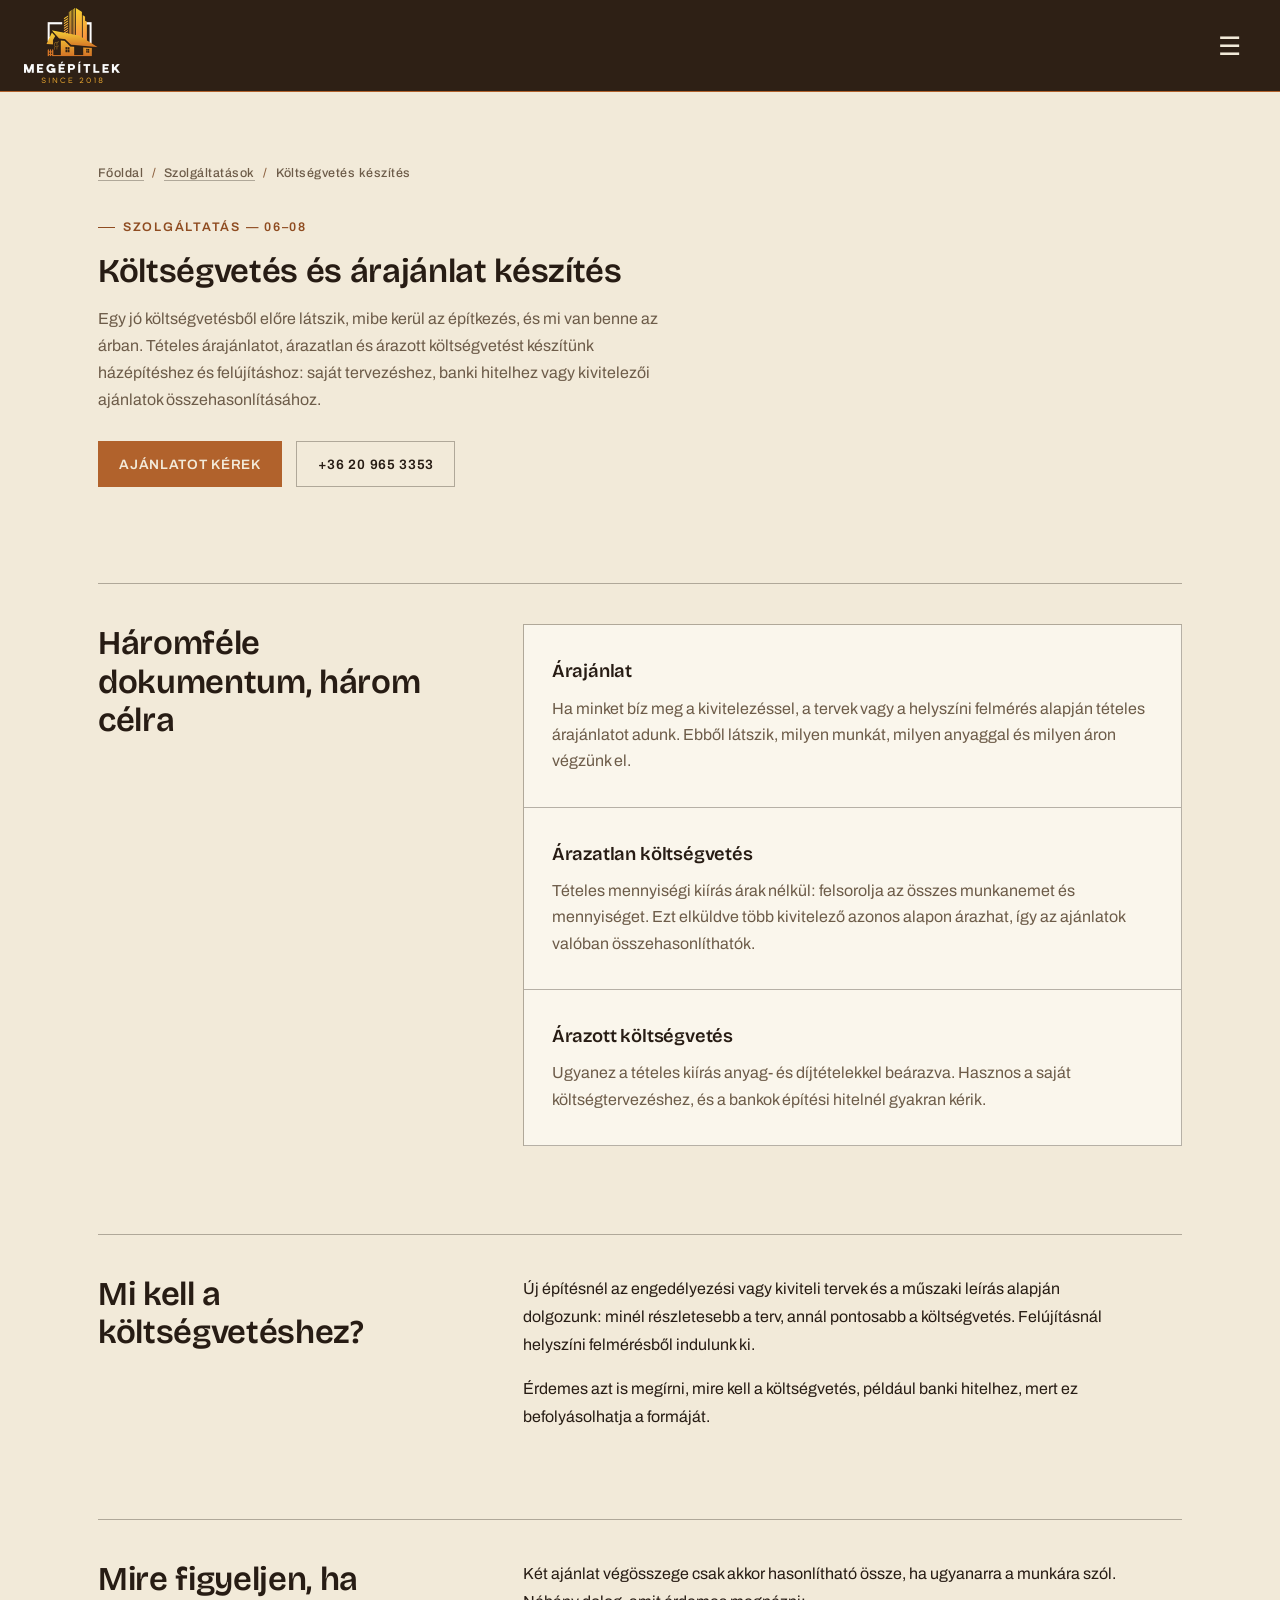
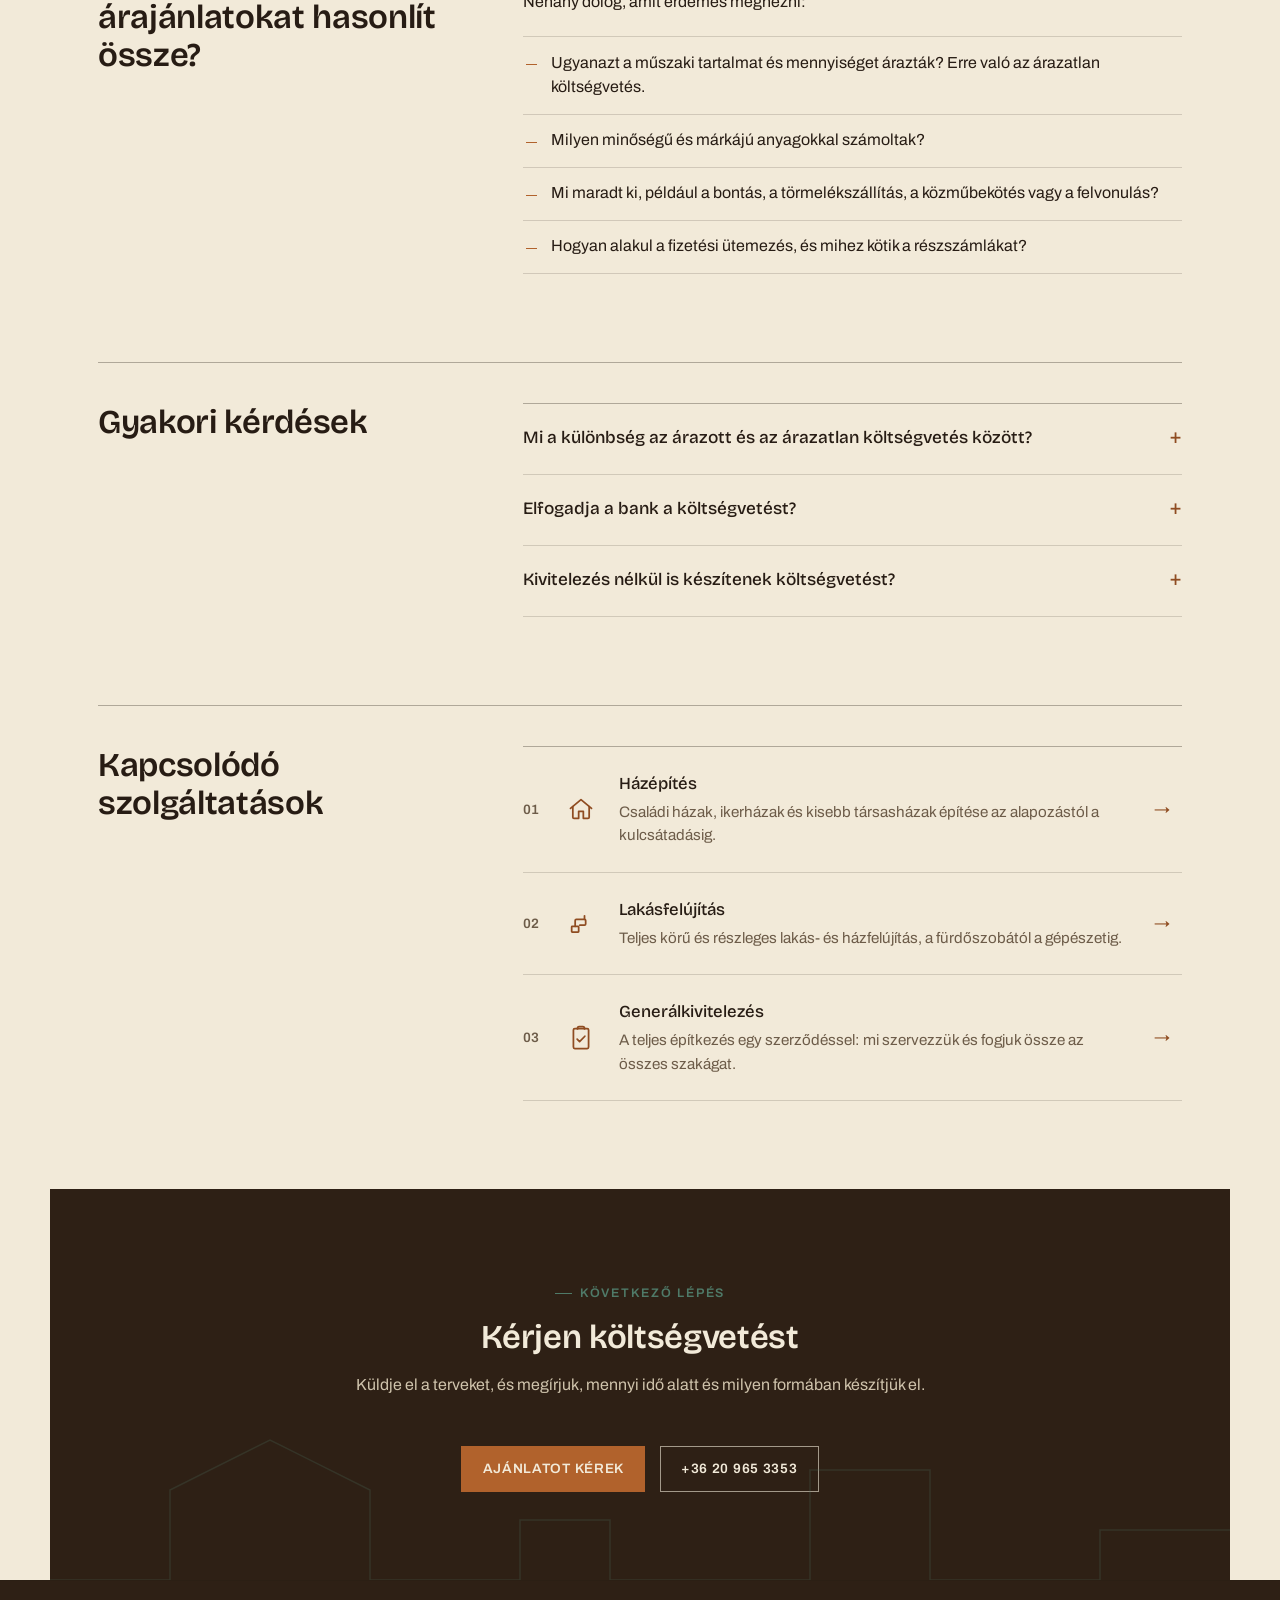
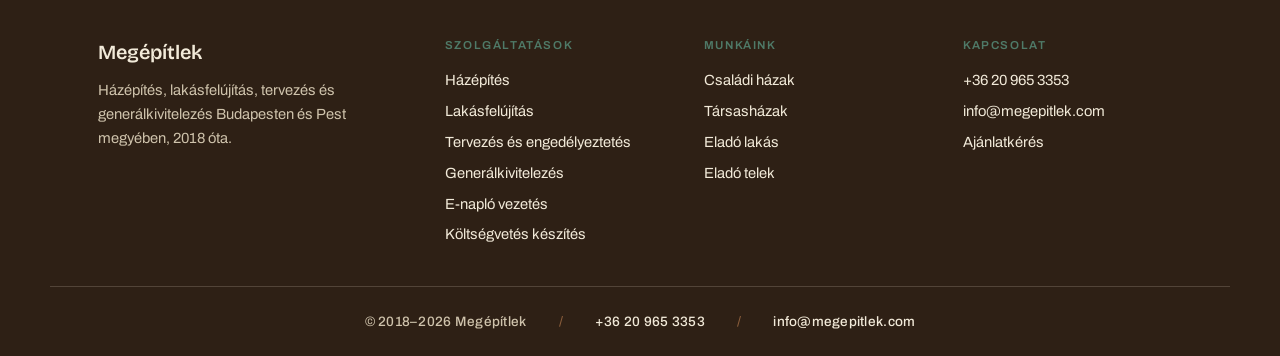
<file: pages/koltsegvetes-keszites.html>
<!DOCTYPE html>
<html lang="hu">
  <head>
    <meta charset="UTF-8" />
    <meta name="viewport" content="width=device-width, initial-scale=1.0" />
    <meta name="robots" content="noindex, nofollow" />
    <title>Árazott és árazatlan költségvetés készítés | Megépítlek</title>
    <meta name="description" content="Árajánlat, árazatlan és árazott tételes költségvetés készítése házépítéshez és felújításhoz, banki hitelhez vagy kivitelezők összehasonlításához." />
    <link rel="canonical" href="https://megepitlek.com/pages/koltsegvetes-keszites.html" />
    <link rel="preconnect" href="https://fonts.googleapis.com" />
    <link rel="preconnect" href="https://fonts.gstatic.com" crossorigin />
    <link rel="stylesheet" href="https://fonts.googleapis.com/css2?family=Archivo:wght@400;500;600;700&family=Bricolage+Grotesque:opsz,wght@12..96,500;12..96,600;12..96,700&display=swap" />
    <link rel="stylesheet" href="../css/style.css?v=4" />
    <link rel="icon" type="image/png" sizes="32x32" href="../images/logo/favicon-32.png" />
    <link rel="icon" type="image/png" sizes="192x192" href="../images/logo/icon-192.png" />
    <link rel="apple-touch-icon" href="../images/logo/apple-touch-icon.png" />
    <meta name="theme-color" content="#2e2015" />

    <meta property="og:type" content="website" />
    <meta property="og:locale" content="hu_HU" />
    <meta property="og:site_name" content="Megépítlek" />
    <meta property="og:title" content="Árazott és árazatlan költségvetés készítés | Megépítlek" />
    <meta property="og:description" content="Árajánlat, árazatlan és árazott tételes költségvetés készítése házépítéshez és felújításhoz, banki hitelhez vagy kivitelezők összehasonlításához." />
    <meta property="og:url" content="https://megepitlek.com/pages/koltsegvetes-keszites.html" />
    <meta property="og:image" content="https://megepitlek.com/images/landing/image1.jpg" />
    <meta name="twitter:card" content="summary_large_image" />

    <script type="application/ld+json">
      {
        "@context": "https://schema.org",
        "@graph": [
          {
            "@type": "GeneralContractor",
            "@id": "https://megepitlek.com/#business",
            "name": "Megépítlek",
            "alternateName": "Megépítlek.com",
            "url": "https://megepitlek.com/",
            "logo": {
              "@type": "ImageObject",
              "url": "https://megepitlek.com/images/logo/mlogo-600.png"
            },
            "image": "https://megepitlek.com/images/landing/image1.jpg",
            "description": "Házépítés, lakásfelújítás, tervezés és generálkivitelezés Budapesten és Pest megyében, 2018 óta.",
            "telephone": "+36209653353",
            "email": "info@megepitlek.com",
            "foundingDate": "2018",
            "founder": {
              "@type": "Person",
              "name": "Lakatos Gábor"
            },
            "address": {
              "@type": "PostalAddress",
              "addressLocality": "Budapest",
              "addressCountry": "HU"
            },
            "areaServed": [
              {
                "@type": "City",
                "name": "Budapest"
              },
              {
                "@type": "AdministrativeArea",
                "name": "Pest vármegye"
              },
              {
                "@type": "City",
                "name": "Zsámbék"
              },
              {
                "@type": "City",
                "name": "Biatorbágy"
              }
            ],
            "knowsLanguage": "hu",
            "hasOfferCatalog": {
              "@type": "OfferCatalog",
              "name": "Szolgáltatások",
              "itemListElement": [
                {
                  "@type": "Offer",
                  "itemOffered": {
                    "@type": "Service",
                    "name": "Házépítés",
                    "url": "https://megepitlek.com/pages/hazepites.html"
                  }
                },
                {
                  "@type": "Offer",
                  "itemOffered": {
                    "@type": "Service",
                    "name": "Lakásfelújítás",
                    "url": "https://megepitlek.com/pages/lakasfelujitas.html"
                  }
                },
                {
                  "@type": "Offer",
                  "itemOffered": {
                    "@type": "Service",
                    "name": "Tervezés és engedélyeztetés",
                    "url": "https://megepitlek.com/pages/tervezes.html"
                  }
                },
                {
                  "@type": "Offer",
                  "itemOffered": {
                    "@type": "Service",
                    "name": "Generálkivitelezés",
                    "url": "https://megepitlek.com/pages/generalkivitelezes.html"
                  }
                },
                {
                  "@type": "Offer",
                  "itemOffered": {
                    "@type": "Service",
                    "name": "E-napló vezetés",
                    "url": "https://megepitlek.com/pages/e-naplo-vezetes.html"
                  }
                },
                {
                  "@type": "Offer",
                  "itemOffered": {
                    "@type": "Service",
                    "name": "Költségvetés készítés",
                    "url": "https://megepitlek.com/pages/koltsegvetes-keszites.html"
                  }
                }
              ]
            }
          },
          {
            "@type": "WebSite",
            "@id": "https://megepitlek.com/#website",
            "url": "https://megepitlek.com/",
            "name": "Megépítlek",
            "inLanguage": "hu",
            "publisher": {
              "@id": "https://megepitlek.com/#business"
            }
          },
          {
            "@type": "WebPage",
            "@id": "https://megepitlek.com/pages/koltsegvetes-keszites.html#webpage",
            "url": "https://megepitlek.com/pages/koltsegvetes-keszites.html",
            "name": "Árazott és árazatlan költségvetés készítés | Megépítlek",
            "description": "Árajánlat, árazatlan és árazott tételes költségvetés készítése házépítéshez és felújításhoz, banki hitelhez vagy kivitelezők összehasonlításához.",
            "inLanguage": "hu",
            "isPartOf": {
              "@id": "https://megepitlek.com/#website"
            },
            "about": {
              "@id": "https://megepitlek.com/#business"
            }
          },
          {
            "@type": "Service",
            "@id": "https://megepitlek.com/pages/koltsegvetes-keszites.html#service",
            "name": "Költségvetés és árajánlat készítés",
            "serviceType": "Építőipari költségvetés készítése",
            "description": "Árajánlat, árazatlan és árazott tételes költségvetés készítése házépítéshez és felújításhoz, banki hitelhez vagy kivitelezők összehasonlításához.",
            "url": "https://megepitlek.com/pages/koltsegvetes-keszites.html",
            "provider": {
              "@id": "https://megepitlek.com/#business"
            },
            "areaServed": [
              {
                "@type": "City",
                "name": "Budapest"
              },
              {
                "@type": "AdministrativeArea",
                "name": "Pest vármegye"
              },
              {
                "@type": "City",
                "name": "Zsámbék"
              },
              {
                "@type": "City",
                "name": "Biatorbágy"
              }
            ]
          },
          {
            "@type": "BreadcrumbList",
            "itemListElement": [
              {
                "@type": "ListItem",
                "position": 1,
                "name": "Főoldal",
                "item": "https://megepitlek.com/"
              },
              {
                "@type": "ListItem",
                "position": 2,
                "name": "Szolgáltatások",
                "item": "https://megepitlek.com/pages/szolgaltatasok.html"
              },
              {
                "@type": "ListItem",
                "position": 3,
                "name": "Költségvetés készítés",
                "item": "https://megepitlek.com/pages/koltsegvetes-keszites.html"
              }
            ]
          },
          {
            "@type": "FAQPage",
            "mainEntity": [
              {
                "@type": "Question",
                "name": "Mi a különbség az árazott és az árazatlan költségvetés között?",
                "acceptedAnswer": {
                  "@type": "Answer",
                  "text": "Az árazatlan költségvetés a munkák és mennyiségek tételes listája árak nélkül, kivitelezői ajánlatok bekéréséhez. Az árazott költségvetésben ugyanezek a tételek anyag- és díjárral szerepelnek, így látszik a várható teljes költség."
                }
              },
              {
                "@type": "Question",
                "name": "Elfogadja a bank a költségvetést?",
                "acceptedAnswer": {
                  "@type": "Answer",
                  "text": "A bankok építési hitelnél gyakran kérnek tételes, árazott költségvetést. Hogy pontosan milyen formában, azt bankonként érdemes előre megkérdezni. Ha jelzi, ehhez igazítjuk a dokumentumot."
                }
              },
              {
                "@type": "Question",
                "name": "Kivitelezés nélkül is készítenek költségvetést?",
                "acceptedAnswer": {
                  "@type": "Answer",
                  "text": "Igen, a költségvetés-készítés önálló szolgáltatásként is kérhető."
                }
              }
            ]
          }
        ]
      }
    </script>
  </head>
  <body>
    <nav>
      <div class="logo">
        <a style="all: unset; cursor: pointer" href="../index.html" aria-label="Megépítlek – főoldal">
          <img src="../images/logo/mlogo_trans-192.png" alt="Megépítlek logó" width="96" height="75" />
        </a>
      </div>
      <button class="menu-toggle" aria-label="Menü megnyitása">&#9776;</button>
      <ul class="menu">
        <li><a href="lakasok.html">Lakások</a></li>
        <li><a href="telkek.html">Telkek</a></li>
        <li><a href="csaladihazak.html">Családiházak</a></li>
        <li><a href="tarsashazak.html">Társasházak</a></li>
        <li><a href="szolgaltatasok.html">Szolgáltatások</a></li>
        <li>
          <a style="margin-right: 2em" href="kapcsolat.html">Kapcsolat</a>
        </li>
      </ul>
    </nav>

    <header class="gallery-header">
      <ol class="breadcrumb">
        <li><a href="../index.html">Főoldal</a></li>
        <li><a href="szolgaltatasok.html">Szolgáltatások</a></li>
        <li aria-current="page">Költségvetés készítés</li>
      </ol>
      <p class="eyebrow">Szolgáltatás — 06–08</p>
      <h1 class="section-title">Költségvetés és árajánlat készítés</h1>
      <p class="section-lede">Egy jó költségvetésből előre látszik, mibe kerül az építkezés, és mi van benne az árban. Tételes árajánlatot, árazatlan és árazott költségvetést készítünk házépítéshez és felújításhoz: saját tervezéshez, banki hitelhez vagy kivitelezői ajánlatok összehasonlításához.</p>
      <div class="header-actions">
        <a href="kapcsolat.html" class="btn btn-primary">Ajánlatot kérek</a>
        <a href="tel:+36209653353" class="btn btn-outline">+36 20 965 3353</a>
      </div>
    </header>

    <main>
      <section class="section">
        <div class="split">
          <h2 class="section-title">Háromféle dokumentum, három célra</h2>
          <div>
            <div class="info-grid">
              <div class="info-card" id="arajanlat">
                <h3>Árajánlat</h3>
                <p>Ha minket bíz meg a kivitelezéssel, a tervek vagy a helyszíni felmérés alapján tételes árajánlatot adunk. Ebből látszik, milyen munkát, milyen anyaggal és milyen áron végzünk el.</p>
              </div>
              <div class="info-card" id="arazatlan">
                <h3>Árazatlan költségvetés</h3>
                <p>Tételes mennyiségi kiírás árak nélkül: felsorolja az összes munkanemet és mennyiséget. Ezt elküldve több kivitelező azonos alapon árazhat, így az ajánlatok valóban összehasonlíthatók.</p>
              </div>
              <div class="info-card" id="arazott">
                <h3>Árazott költségvetés</h3>
                <p>Ugyanez a tételes kiírás anyag- és díjtételekkel beárazva. Hasznos a saját költségtervezéshez, és a bankok építési hitelnél gyakran kérik.</p>
              </div>
            </div>
          </div>
        </div>
      </section>
      <section class="section section-follow">
        <div class="split">
          <h2 class="section-title">Mi kell a költségvetéshez?</h2>
          <div>
            <div class="prose">
              <p>Új építésnél az engedélyezési vagy kiviteli tervek és a műszaki leírás alapján dolgozunk: minél részletesebb a terv, annál pontosabb a költségvetés. Felújításnál helyszíni felmérésből indulunk ki.</p>
              <p>Érdemes azt is megírni, mire kell a költségvetés, például banki hitelhez, mert ez befolyásolhatja a formáját.</p>
            </div>
          </div>
        </div>
      </section>
      <section class="section section-follow">
        <div class="split">
          <h2 class="section-title">Mire figyeljen, ha árajánlatokat hasonlít össze?</h2>
          <div>
            <div class="prose">
              <p>Két ajánlat végösszege csak akkor hasonlítható össze, ha ugyanarra a munkára szól. Néhány dolog, amit érdemes megnézni:</p>
            </div>
            <ul class="check-list">
              <li>Ugyanazt a műszaki tartalmat és mennyiséget árazták? Erre való az árazatlan költségvetés.</li>
              <li>Milyen minőségű és márkájú anyagokkal számoltak?</li>
              <li>Mi maradt ki, például a bontás, a törmelékszállítás, a közműbekötés vagy a felvonulás?</li>
              <li>Hogyan alakul a fizetési ütemezés, és mihez kötik a részszámlákat?</li>
            </ul>
          </div>
        </div>
      </section>
      <section class="section section-follow">
        <div class="split">
          <h2 class="section-title">Gyakori kérdések</h2>
          <div>
            <div class="faq">
              <details>
                <summary>Mi a különbség az árazott és az árazatlan költségvetés között?</summary>
                <p>Az árazatlan költségvetés a munkák és mennyiségek tételes listája árak nélkül, kivitelezői ajánlatok bekéréséhez. Az árazott költségvetésben ugyanezek a tételek anyag- és díjárral szerepelnek, így látszik a várható teljes költség.</p>
              </details>
              <details>
                <summary>Elfogadja a bank a költségvetést?</summary>
                <p>A bankok építési hitelnél gyakran kérnek tételes, árazott költségvetést. Hogy pontosan milyen formában, azt bankonként érdemes előre megkérdezni. Ha jelzi, ehhez igazítjuk a dokumentumot.</p>
              </details>
              <details>
                <summary>Kivitelezés nélkül is készítenek költségvetést?</summary>
                <p>Igen, a költségvetés-készítés önálló szolgáltatásként is kérhető.</p>
              </details>
            </div>
          </div>
        </div>
      </section>
      <section class="section section-follow">
        <div class="split">
          <h2 class="section-title">Kapcsolódó szolgáltatások</h2>
          <div>
            <div class="tender-list">
              <a class="tender-row" href="hazepites.html">
                <span class="tender-index">01</span>
                <span class="tender-icon"><svg viewBox="0 0 24 24" fill="none" stroke="currentColor" stroke-width="1.5" stroke-linecap="round" stroke-linejoin="round" aria-hidden="true"><path d="M3 11.5 12 4l9 7.5"/><path d="M5 10v9a1 1 0 0 0 1 1h4v-6h4v6h4a1 1 0 0 0 1-1v-9"/></svg></span>
                <span class="tender-text">
                  <span class="tender-name">Házépítés</span>
                  <span class="tender-desc">Családi házak, ikerházak és kisebb társasházak építése az alapozástól a kulcsátadásig.</span>
                </span>
                <span class="tender-arrow" aria-hidden="true">&rarr;</span>
              </a>
              <a class="tender-row" href="lakasfelujitas.html">
                <span class="tender-index">02</span>
                <span class="tender-icon"><svg viewBox="0 0 24 24" fill="none" stroke="currentColor" stroke-width="1.5" stroke-linecap="round" stroke-linejoin="round" aria-hidden="true"><rect x="4" y="14" width="6" height="5" rx="0.5"/><path d="M7 14V9a1 1 0 0 1 1-1h7a1 1 0 0 1 1 1v3a1 1 0 0 1-1 1h-4"/><path d="M15 8V5"/></svg></span>
                <span class="tender-text">
                  <span class="tender-name">Lakásfelújítás</span>
                  <span class="tender-desc">Teljes körű és részleges lakás- és házfelújítás, a fürdőszobától a gépészetig.</span>
                </span>
                <span class="tender-arrow" aria-hidden="true">&rarr;</span>
              </a>
              <a class="tender-row" href="generalkivitelezes.html">
                <span class="tender-index">03</span>
                <span class="tender-icon"><svg viewBox="0 0 24 24" fill="none" stroke="currentColor" stroke-width="1.5" stroke-linecap="round" stroke-linejoin="round" aria-hidden="true"><rect x="5.5" y="4" width="13" height="17" rx="1.2"/><path d="M9 4.2V3.6a1.4 1.4 0 0 1 1.4-1.4h3.2A1.4 1.4 0 0 1 15 3.6v.6"/><path d="m8.7 13 2.1 2.1 4.5-4.6"/></svg></span>
                <span class="tender-text">
                  <span class="tender-name">Generálkivitelezés</span>
                  <span class="tender-desc">A teljes építkezés egy szerződéssel: mi szervezzük és fogjuk össze az összes szakágat.</span>
                </span>
                <span class="tender-arrow" aria-hidden="true">&rarr;</span>
              </a>
            </div>
          </div>
        </div>
      </section>
      <section class="section section-dark contact-cta">
        <svg class="blueprint-line" viewBox="0 0 1180 160" preserveAspectRatio="none" fill="none" stroke="currentColor" stroke-width="1.5" aria-hidden="true">
          <path d="M0 150 L120 150 L120 60 L220 10 L320 60 L320 150 L470 150 L470 90 L560 90 L560 150 L760 150 L760 40 L880 40 L880 150 L1050 150 L1050 100 L1180 100" />
        </svg>
        <div class="section-head center">
          <p class="eyebrow">Következő lépés</p>
          <h2 class="section-title">Kérjen költségvetést</h2>
          <p class="section-lede">Küldje el a terveket, és megírjuk, mennyi idő alatt és milyen formában készítjük el.</p>
        </div>
        <div class="section-cta" style="display: flex; justify-content: center; flex-wrap: wrap; gap: 0.9rem;">
          <a href="kapcsolat.html" class="btn btn-primary">Ajánlatot kérek</a>
          <a href="tel:+36209653353" class="btn btn-secondary">+36 20 965 3353</a>
        </div>
      </section>
    </main>

    <footer class="site-footer">
      <div class="footer-grid">
        <div>
          <p class="footer-brand">Megépítlek</p>
          <p class="footer-about">
            Házépítés, lakásfelújítás, tervezés és generálkivitelezés
            Budapesten és Pest megyében, 2018 óta.
          </p>
        </div>
        <div>
          <p class="footer-label">Szolgáltatások</p>
          <ul class="footer-links">
            <li><a href="hazepites.html">Házépítés</a></li>
            <li><a href="lakasfelujitas.html">Lakásfelújítás</a></li>
            <li><a href="tervezes.html">Tervezés és engedélyeztetés</a></li>
            <li><a href="generalkivitelezes.html">Generálkivitelezés</a></li>
            <li><a href="e-naplo-vezetes.html">E-napló vezetés</a></li>
            <li><a href="koltsegvetes-keszites.html">Költségvetés készítés</a></li>
          </ul>
        </div>
        <div>
          <p class="footer-label">Munkáink</p>
          <ul class="footer-links">
            <li><a href="csaladihazak.html">Családi házak</a></li>
            <li><a href="tarsashazak.html">Társasházak</a></li>
            <li><a href="lakasok.html">Eladó lakás</a></li>
            <li><a href="telkek.html">Eladó telek</a></li>
          </ul>
        </div>
        <div>
          <p class="footer-label">Kapcsolat</p>
          <ul class="footer-links">
            <li><a href="tel:+36209653353">+36 20 965 3353</a></li>
            <li><a href="mailto:info@megepitlek.com?subject=Aj%C3%A1nlatk%C3%A9r%C3%A9s">info@megepitlek.com</a></li>
            <li><a href="kapcsolat.html">Ajánlatkérés</a></li>
          </ul>
        </div>
      </div>
      <div class="clear">
        <span>&copy; 2018–2026 Megépítlek</span>
        <a href="tel:+36209653353">+36 20 965 3353</a>
        <a href="mailto:info@megepitlek.com?subject=Aj%C3%A1nlatk%C3%A9r%C3%A9s">info@megepitlek.com</a>
      </div>
    </footer>

    <script src="../js/menu.js?v=2"></script>
  </body>
</html>
</file>
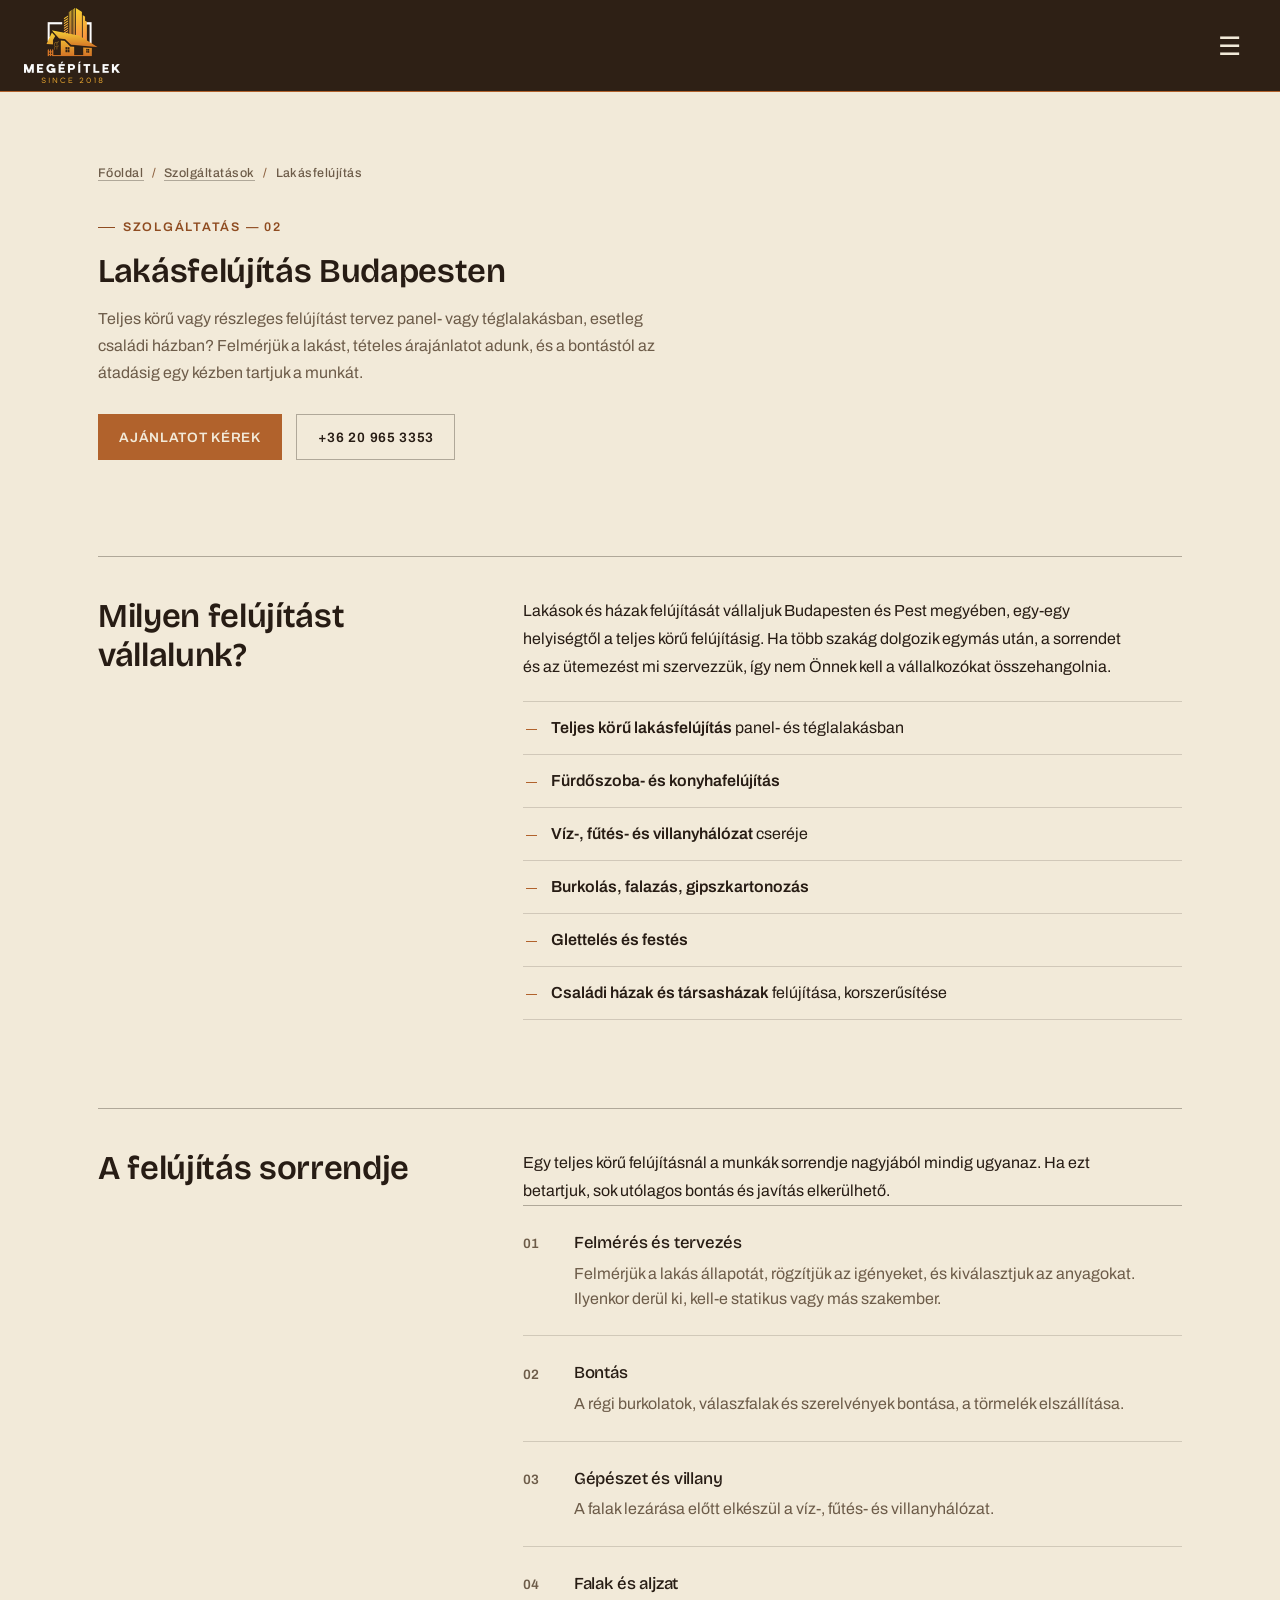
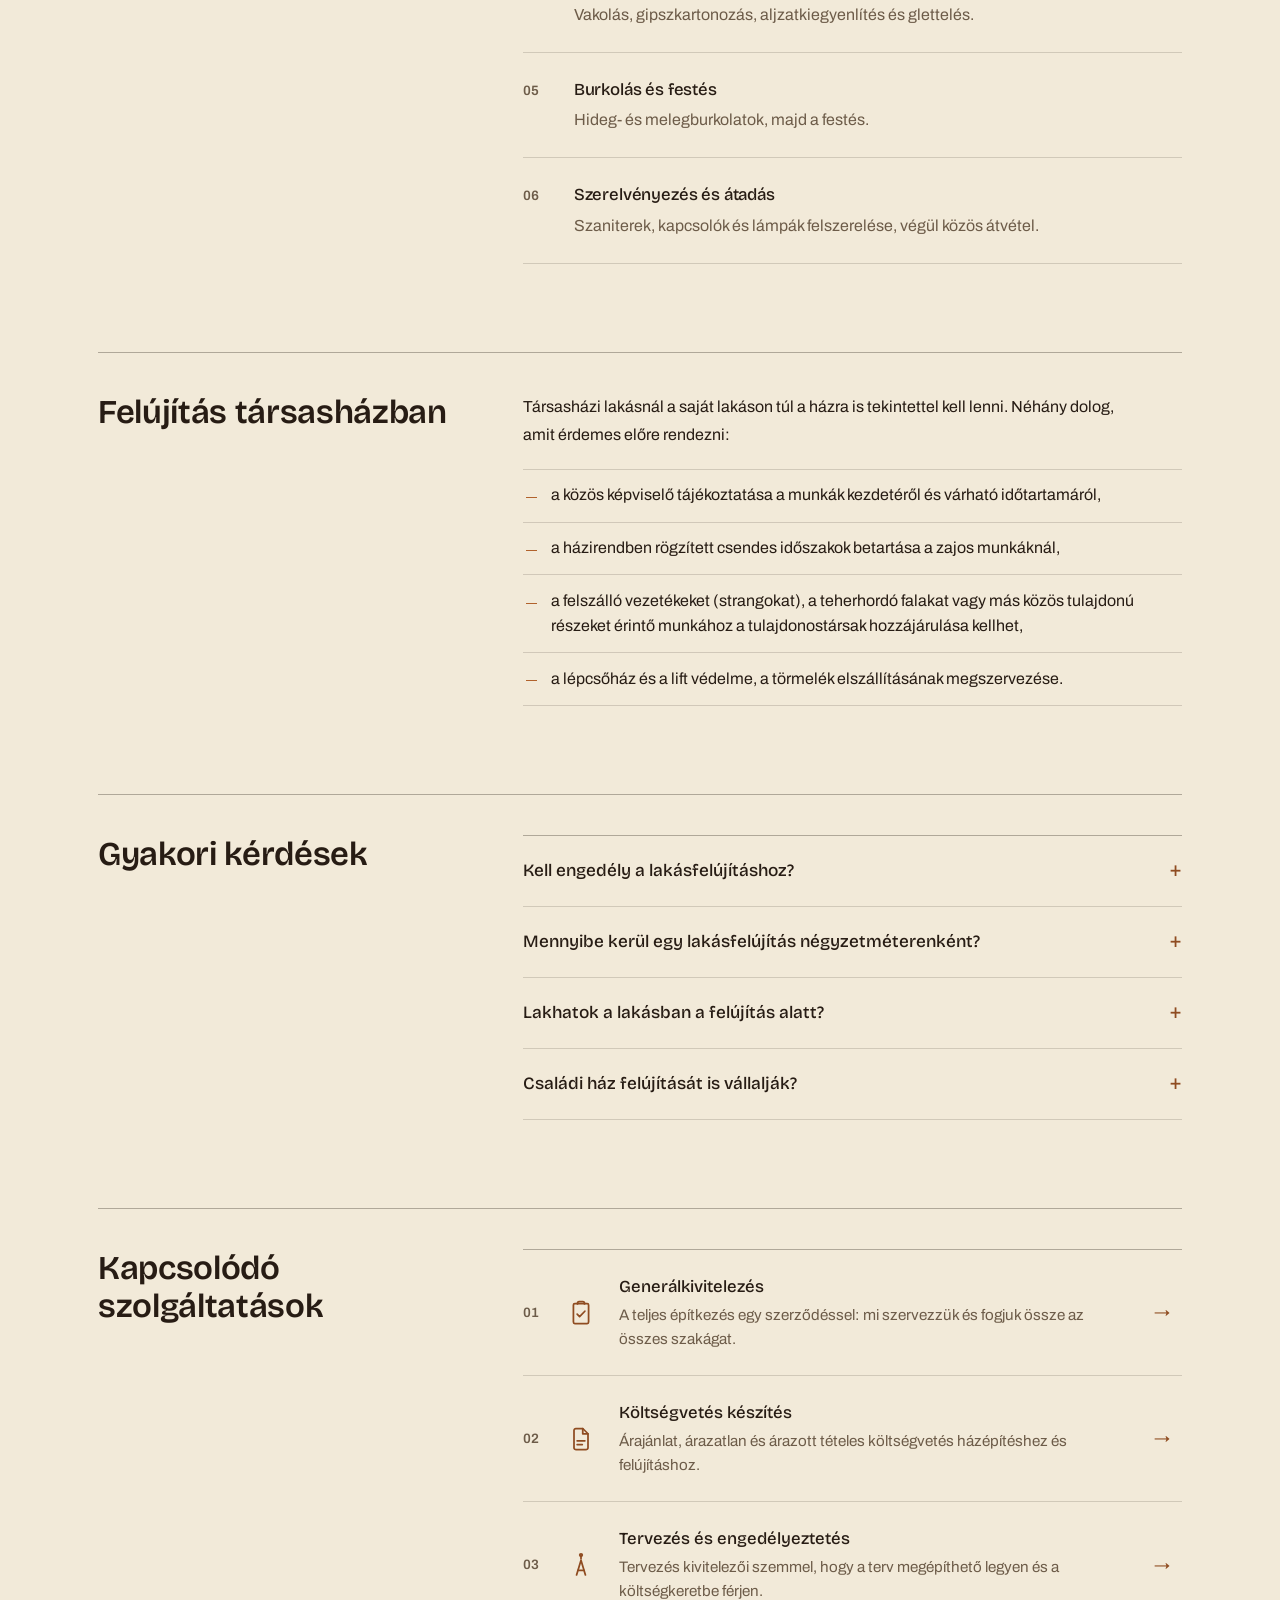
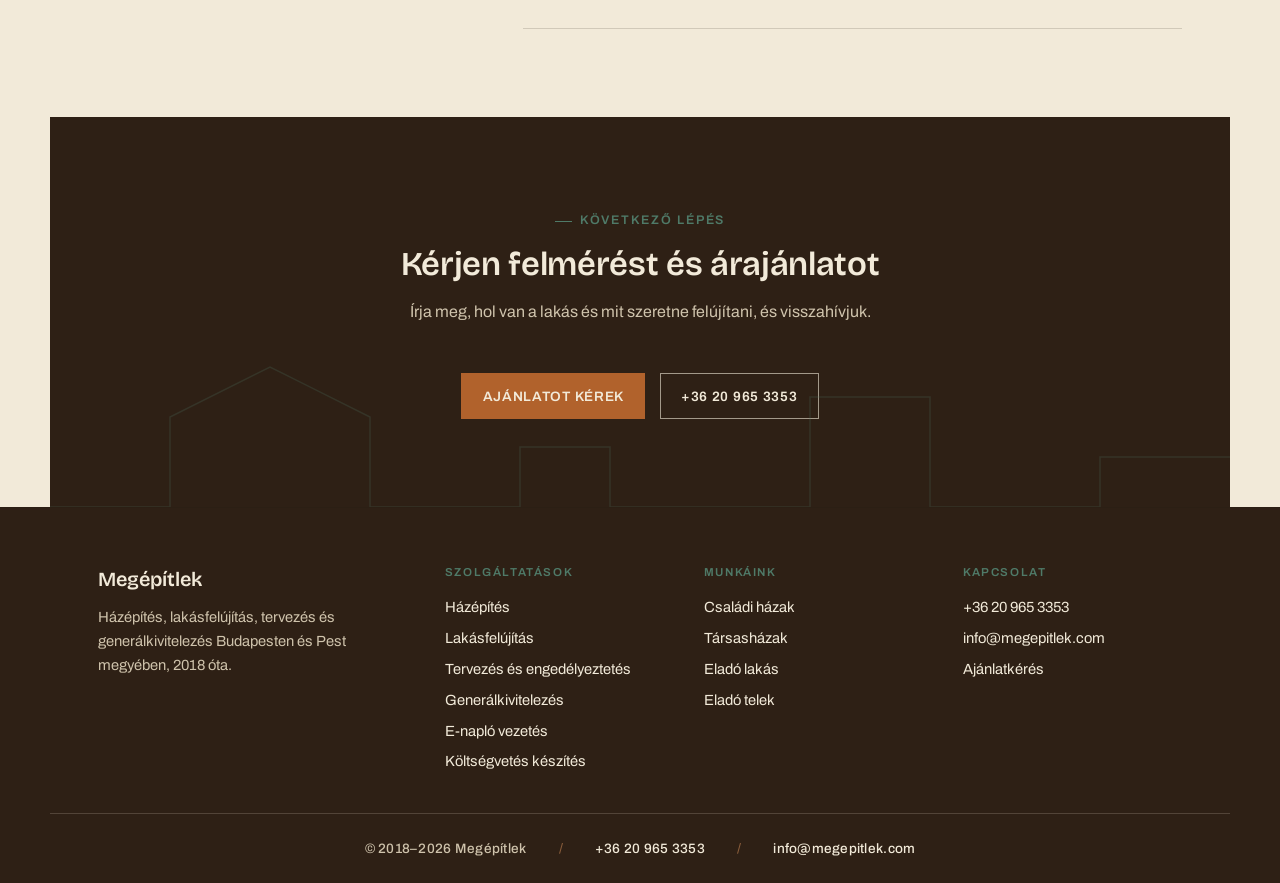
<file: pages/lakasfelujitas.html>
<!DOCTYPE html>
<html lang="hu">
  <head>
    <meta charset="UTF-8" />
    <meta name="viewport" content="width=device-width, initial-scale=1.0" />
    <meta name="robots" content="noindex, nofollow" />
    <title>Lakásfelújítás Budapesten – teljes körű felújítás | Megépítlek</title>
    <meta name="description" content="Teljes körű és részleges lakásfelújítás Budapesten és Pest megyében: fürdőszoba, konyha, gépészet, burkolás, festés. Tételes árajánlat, egy kivitelező." />
    <link rel="canonical" href="https://megepitlek.com/pages/lakasfelujitas.html" />
    <link rel="preconnect" href="https://fonts.googleapis.com" />
    <link rel="preconnect" href="https://fonts.gstatic.com" crossorigin />
    <link rel="stylesheet" href="https://fonts.googleapis.com/css2?family=Archivo:wght@400;500;600;700&family=Bricolage+Grotesque:opsz,wght@12..96,500;12..96,600;12..96,700&display=swap" />
    <link rel="stylesheet" href="../css/style.css?v=4" />
    <link rel="icon" type="image/png" sizes="32x32" href="../images/logo/favicon-32.png" />
    <link rel="icon" type="image/png" sizes="192x192" href="../images/logo/icon-192.png" />
    <link rel="apple-touch-icon" href="../images/logo/apple-touch-icon.png" />
    <meta name="theme-color" content="#2e2015" />

    <meta property="og:type" content="website" />
    <meta property="og:locale" content="hu_HU" />
    <meta property="og:site_name" content="Megépítlek" />
    <meta property="og:title" content="Lakásfelújítás Budapesten – teljes körű felújítás | Megépítlek" />
    <meta property="og:description" content="Teljes körű és részleges lakásfelújítás Budapesten és Pest megyében: fürdőszoba, konyha, gépészet, burkolás, festés. Tételes árajánlat, egy kivitelező." />
    <meta property="og:url" content="https://megepitlek.com/pages/lakasfelujitas.html" />
    <meta property="og:image" content="https://megepitlek.com/images/landing/image1.jpg" />
    <meta name="twitter:card" content="summary_large_image" />

    <script type="application/ld+json">
      {
        "@context": "https://schema.org",
        "@graph": [
          {
            "@type": "GeneralContractor",
            "@id": "https://megepitlek.com/#business",
            "name": "Megépítlek",
            "alternateName": "Megépítlek.com",
            "url": "https://megepitlek.com/",
            "logo": {
              "@type": "ImageObject",
              "url": "https://megepitlek.com/images/logo/mlogo-600.png"
            },
            "image": "https://megepitlek.com/images/landing/image1.jpg",
            "description": "Házépítés, lakásfelújítás, tervezés és generálkivitelezés Budapesten és Pest megyében, 2018 óta.",
            "telephone": "+36209653353",
            "email": "info@megepitlek.com",
            "foundingDate": "2018",
            "founder": {
              "@type": "Person",
              "name": "Lakatos Gábor"
            },
            "address": {
              "@type": "PostalAddress",
              "addressLocality": "Budapest",
              "addressCountry": "HU"
            },
            "areaServed": [
              {
                "@type": "City",
                "name": "Budapest"
              },
              {
                "@type": "AdministrativeArea",
                "name": "Pest vármegye"
              },
              {
                "@type": "City",
                "name": "Zsámbék"
              },
              {
                "@type": "City",
                "name": "Biatorbágy"
              }
            ],
            "knowsLanguage": "hu",
            "hasOfferCatalog": {
              "@type": "OfferCatalog",
              "name": "Szolgáltatások",
              "itemListElement": [
                {
                  "@type": "Offer",
                  "itemOffered": {
                    "@type": "Service",
                    "name": "Házépítés",
                    "url": "https://megepitlek.com/pages/hazepites.html"
                  }
                },
                {
                  "@type": "Offer",
                  "itemOffered": {
                    "@type": "Service",
                    "name": "Lakásfelújítás",
                    "url": "https://megepitlek.com/pages/lakasfelujitas.html"
                  }
                },
                {
                  "@type": "Offer",
                  "itemOffered": {
                    "@type": "Service",
                    "name": "Tervezés és engedélyeztetés",
                    "url": "https://megepitlek.com/pages/tervezes.html"
                  }
                },
                {
                  "@type": "Offer",
                  "itemOffered": {
                    "@type": "Service",
                    "name": "Generálkivitelezés",
                    "url": "https://megepitlek.com/pages/generalkivitelezes.html"
                  }
                },
                {
                  "@type": "Offer",
                  "itemOffered": {
                    "@type": "Service",
                    "name": "E-napló vezetés",
                    "url": "https://megepitlek.com/pages/e-naplo-vezetes.html"
                  }
                },
                {
                  "@type": "Offer",
                  "itemOffered": {
                    "@type": "Service",
                    "name": "Költségvetés készítés",
                    "url": "https://megepitlek.com/pages/koltsegvetes-keszites.html"
                  }
                }
              ]
            }
          },
          {
            "@type": "WebSite",
            "@id": "https://megepitlek.com/#website",
            "url": "https://megepitlek.com/",
            "name": "Megépítlek",
            "inLanguage": "hu",
            "publisher": {
              "@id": "https://megepitlek.com/#business"
            }
          },
          {
            "@type": "WebPage",
            "@id": "https://megepitlek.com/pages/lakasfelujitas.html#webpage",
            "url": "https://megepitlek.com/pages/lakasfelujitas.html",
            "name": "Lakásfelújítás Budapesten – teljes körű felújítás | Megépítlek",
            "description": "Teljes körű és részleges lakásfelújítás Budapesten és Pest megyében: fürdőszoba, konyha, gépészet, burkolás, festés. Tételes árajánlat, egy kivitelező.",
            "inLanguage": "hu",
            "isPartOf": {
              "@id": "https://megepitlek.com/#website"
            },
            "about": {
              "@id": "https://megepitlek.com/#business"
            }
          },
          {
            "@type": "Service",
            "@id": "https://megepitlek.com/pages/lakasfelujitas.html#service",
            "name": "Lakásfelújítás Budapesten",
            "serviceType": "Lakásfelújítás",
            "description": "Teljes körű és részleges lakásfelújítás Budapesten és Pest megyében: fürdőszoba, konyha, gépészet, burkolás, festés. Tételes árajánlat, egy kivitelező.",
            "url": "https://megepitlek.com/pages/lakasfelujitas.html",
            "provider": {
              "@id": "https://megepitlek.com/#business"
            },
            "areaServed": [
              {
                "@type": "City",
                "name": "Budapest"
              },
              {
                "@type": "AdministrativeArea",
                "name": "Pest vármegye"
              },
              {
                "@type": "City",
                "name": "Zsámbék"
              },
              {
                "@type": "City",
                "name": "Biatorbágy"
              }
            ]
          },
          {
            "@type": "BreadcrumbList",
            "itemListElement": [
              {
                "@type": "ListItem",
                "position": 1,
                "name": "Főoldal",
                "item": "https://megepitlek.com/"
              },
              {
                "@type": "ListItem",
                "position": 2,
                "name": "Szolgáltatások",
                "item": "https://megepitlek.com/pages/szolgaltatasok.html"
              },
              {
                "@type": "ListItem",
                "position": 3,
                "name": "Lakásfelújítás",
                "item": "https://megepitlek.com/pages/lakasfelujitas.html"
              }
            ]
          },
          {
            "@type": "FAQPage",
            "mainEntity": [
              {
                "@type": "Question",
                "name": "Kell engedély a lakásfelújításhoz?",
                "acceptedAnswer": {
                  "@type": "Answer",
                  "text": "Az olyan belső felújításhoz, amely nem érinti a teherhordó szerkezeteket és a homlokzatot, jellemzően nem kell építési engedély. Teherhordó fal átalakításához, homlokzati változtatáshoz vagy közös tulajdont érintő munkához viszont szakember és társasházban a tulajdonostársak hozzájárulása is szükséges lehet. A felmérésnél ezt is megnézzük."
                }
              },
              {
                "@type": "Question",
                "name": "Mennyibe kerül egy lakásfelújítás négyzetméterenként?",
                "acceptedAnswer": {
                  "@type": "Answer",
                  "text": "A négyzetméterár önmagában keveset mond: egy fürdőszoba vagy konyha négyzetméterenként sokkal többe kerül, mint egy szoba festése, és az anyagválasztás is sokat számít. Helyszíni felmérés után tételes árajánlatot adunk, így pontosan látja, mi mennyibe kerül."
                }
              },
              {
                "@type": "Question",
                "name": "Lakhatok a lakásban a felújítás alatt?",
                "acceptedAnswer": {
                  "@type": "Answer",
                  "text": "Részleges felújításnál, például egy fürdőszoba cseréjénél, sokszor igen. Teljes körű felújításnál a bontás, a por, valamint a víz- és áramszünetek miatt nem ajánljuk."
                }
              },
              {
                "@type": "Question",
                "name": "Családi ház felújítását is vállalják?",
                "acceptedAnswer": {
                  "@type": "Answer",
                  "text": "Igen, családi házak és társasházak felújítását is vállaljuk. Nagyobb átalakításnál a tervezésben és az engedélyeztetésben is segítünk."
                }
              }
            ]
          }
        ]
      }
    </script>
  </head>
  <body>
    <nav>
      <div class="logo">
        <a style="all: unset; cursor: pointer" href="../index.html" aria-label="Megépítlek – főoldal">
          <img src="../images/logo/mlogo_trans-192.png" alt="Megépítlek logó" width="96" height="75" />
        </a>
      </div>
      <button class="menu-toggle" aria-label="Menü megnyitása">&#9776;</button>
      <ul class="menu">
        <li><a href="lakasok.html">Lakások</a></li>
        <li><a href="telkek.html">Telkek</a></li>
        <li><a href="csaladihazak.html">Családiházak</a></li>
        <li><a href="tarsashazak.html">Társasházak</a></li>
        <li><a href="szolgaltatasok.html">Szolgáltatások</a></li>
        <li>
          <a style="margin-right: 2em" href="kapcsolat.html">Kapcsolat</a>
        </li>
      </ul>
    </nav>

    <header class="gallery-header">
      <ol class="breadcrumb">
        <li><a href="../index.html">Főoldal</a></li>
        <li><a href="szolgaltatasok.html">Szolgáltatások</a></li>
        <li aria-current="page">Lakásfelújítás</li>
      </ol>
      <p class="eyebrow">Szolgáltatás — 02</p>
      <h1 class="section-title">Lakásfelújítás Budapesten</h1>
      <p class="section-lede">Teljes körű vagy részleges felújítást tervez panel- vagy téglalakásban, esetleg családi házban? Felmérjük a lakást, tételes árajánlatot adunk, és a bontástól az átadásig egy kézben tartjuk a munkát.</p>
      <div class="header-actions">
        <a href="kapcsolat.html" class="btn btn-primary">Ajánlatot kérek</a>
        <a href="tel:+36209653353" class="btn btn-outline">+36 20 965 3353</a>
      </div>
    </header>

    <main>
      <section class="section">
        <div class="split">
          <h2 class="section-title">Milyen felújítást vállalunk?</h2>
          <div>
            <div class="prose">
              <p>Lakások és házak felújítását vállaljuk Budapesten és Pest megyében, egy-egy helyiségtől a teljes körű felújításig. Ha több szakág dolgozik egymás után, a sorrendet és az ütemezést mi szervezzük, így nem Önnek kell a vállalkozókat összehangolnia.</p>
            </div>
            <ul class="check-list">
              <li><strong>Teljes körű lakásfelújítás</strong> panel- és téglalakásban</li>
              <li><strong>Fürdőszoba- és konyhafelújítás</strong></li>
              <li><strong>Víz-, fűtés- és villanyhálózat</strong> cseréje</li>
              <li><strong>Burkolás, falazás, gipszkartonozás</strong></li>
              <li><strong>Glettelés és festés</strong></li>
              <li><strong>Családi házak és társasházak</strong> felújítása, korszerűsítése</li>
            </ul>
          </div>
        </div>
      </section>
      <section class="section section-follow">
        <div class="split">
          <h2 class="section-title">A felújítás sorrendje</h2>
          <div>
            <div class="prose">
              <p>Egy teljes körű felújításnál a munkák sorrendje nagyjából mindig ugyanaz. Ha ezt betartjuk, sok utólagos bontás és javítás elkerülhető.</p>
            </div>
            <ol class="step-list">
              <li>
                <div>
                  <h3>Felmérés és tervezés</h3>
                  <p>Felmérjük a lakás állapotát, rögzítjük az igényeket, és kiválasztjuk az anyagokat. Ilyenkor derül ki, kell-e statikus vagy más szakember.</p>
                </div>
              </li>
              <li>
                <div>
                  <h3>Bontás</h3>
                  <p>A régi burkolatok, válaszfalak és szerelvények bontása, a törmelék elszállítása.</p>
                </div>
              </li>
              <li>
                <div>
                  <h3>Gépészet és villany</h3>
                  <p>A falak lezárása előtt elkészül a víz-, fűtés- és villanyhálózat.</p>
                </div>
              </li>
              <li>
                <div>
                  <h3>Falak és aljzat</h3>
                  <p>Vakolás, gipszkartonozás, aljzatkiegyenlítés és glettelés.</p>
                </div>
              </li>
              <li>
                <div>
                  <h3>Burkolás és festés</h3>
                  <p>Hideg- és melegburkolatok, majd a festés.</p>
                </div>
              </li>
              <li>
                <div>
                  <h3>Szerelvényezés és átadás</h3>
                  <p>Szaniterek, kapcsolók és lámpák felszerelése, végül közös átvétel.</p>
                </div>
              </li>
            </ol>
          </div>
        </div>
      </section>
      <section class="section section-follow">
        <div class="split">
          <h2 class="section-title">Felújítás társasházban</h2>
          <div>
            <div class="prose">
              <p>Társasházi lakásnál a saját lakáson túl a házra is tekintettel kell lenni. Néhány dolog, amit érdemes előre rendezni:</p>
            </div>
            <ul class="check-list">
              <li>a közös képviselő tájékoztatása a munkák kezdetéről és várható időtartamáról,</li>
              <li>a házirendben rögzített csendes időszakok betartása a zajos munkáknál,</li>
              <li>a felszálló vezetékeket (strangokat), a teherhordó falakat vagy más közös tulajdonú részeket érintő munkához a tulajdonostársak hozzájárulása kellhet,</li>
              <li>a lépcsőház és a lift védelme, a törmelék elszállításának megszervezése.</li>
            </ul>
          </div>
        </div>
      </section>
      <section class="section section-follow">
        <div class="split">
          <h2 class="section-title">Gyakori kérdések</h2>
          <div>
            <div class="faq">
              <details>
                <summary>Kell engedély a lakásfelújításhoz?</summary>
                <p>Az olyan belső felújításhoz, amely nem érinti a teherhordó szerkezeteket és a homlokzatot, jellemzően nem kell építési engedély. Teherhordó fal átalakításához, homlokzati változtatáshoz vagy közös tulajdont érintő munkához viszont szakember és társasházban a tulajdonostársak hozzájárulása is szükséges lehet. A felmérésnél ezt is megnézzük.</p>
              </details>
              <details>
                <summary>Mennyibe kerül egy lakásfelújítás négyzetméterenként?</summary>
                <p>A négyzetméterár önmagában keveset mond: egy fürdőszoba vagy konyha négyzetméterenként sokkal többe kerül, mint egy szoba festése, és az anyagválasztás is sokat számít. Helyszíni felmérés után tételes árajánlatot adunk, így pontosan látja, mi mennyibe kerül.</p>
              </details>
              <details>
                <summary>Lakhatok a lakásban a felújítás alatt?</summary>
                <p>Részleges felújításnál, például egy fürdőszoba cseréjénél, sokszor igen. Teljes körű felújításnál a bontás, a por, valamint a víz- és áramszünetek miatt nem ajánljuk.</p>
              </details>
              <details>
                <summary>Családi ház felújítását is vállalják?</summary>
                <p>Igen, családi házak és társasházak felújítását is vállaljuk. Nagyobb átalakításnál a <a href="tervezes.html">tervezésben és az engedélyeztetésben</a> is segítünk.</p>
              </details>
            </div>
          </div>
        </div>
      </section>
      <section class="section section-follow">
        <div class="split">
          <h2 class="section-title">Kapcsolódó szolgáltatások</h2>
          <div>
            <div class="tender-list">
              <a class="tender-row" href="generalkivitelezes.html">
                <span class="tender-index">01</span>
                <span class="tender-icon"><svg viewBox="0 0 24 24" fill="none" stroke="currentColor" stroke-width="1.5" stroke-linecap="round" stroke-linejoin="round" aria-hidden="true"><rect x="5.5" y="4" width="13" height="17" rx="1.2"/><path d="M9 4.2V3.6a1.4 1.4 0 0 1 1.4-1.4h3.2A1.4 1.4 0 0 1 15 3.6v.6"/><path d="m8.7 13 2.1 2.1 4.5-4.6"/></svg></span>
                <span class="tender-text">
                  <span class="tender-name">Generálkivitelezés</span>
                  <span class="tender-desc">A teljes építkezés egy szerződéssel: mi szervezzük és fogjuk össze az összes szakágat.</span>
                </span>
                <span class="tender-arrow" aria-hidden="true">&rarr;</span>
              </a>
              <a class="tender-row" href="koltsegvetes-keszites.html">
                <span class="tender-index">02</span>
                <span class="tender-icon"><svg viewBox="0 0 24 24" fill="none" stroke="currentColor" stroke-width="1.5" stroke-linecap="round" stroke-linejoin="round" aria-hidden="true"><path d="M13.5 3H7.6a1.6 1.6 0 0 0-1.6 1.6v14.8A1.6 1.6 0 0 0 7.6 21h8.8a1.6 1.6 0 0 0 1.6-1.6V7.5z"/><path d="M13.5 3v4.5h4.5"/><path d="M8.7 13.5h6.6M8.7 16.8h4.4"/></svg></span>
                <span class="tender-text">
                  <span class="tender-name">Költségvetés készítés</span>
                  <span class="tender-desc">Árajánlat, árazatlan és árazott tételes költségvetés házépítéshez és felújításhoz.</span>
                </span>
                <span class="tender-arrow" aria-hidden="true">&rarr;</span>
              </a>
              <a class="tender-row" href="tervezes.html">
                <span class="tender-index">03</span>
                <span class="tender-icon"><svg viewBox="0 0 24 24" fill="none" stroke="currentColor" stroke-width="1.5" stroke-linecap="round" stroke-linejoin="round" aria-hidden="true"><path d="M12 3.5v3.2"/><path d="M8.2 20.5 12 8l3.8 12.5"/><path d="M9.4 16.5h5.2"/><circle cx="12" cy="3.5" r="1.1"/></svg></span>
                <span class="tender-text">
                  <span class="tender-name">Tervezés és engedélyeztetés</span>
                  <span class="tender-desc">Tervezés kivitelezői szemmel, hogy a terv megépíthető legyen és a költségkeretbe férjen.</span>
                </span>
                <span class="tender-arrow" aria-hidden="true">&rarr;</span>
              </a>
            </div>
          </div>
        </div>
      </section>
      <section class="section section-dark contact-cta">
        <svg class="blueprint-line" viewBox="0 0 1180 160" preserveAspectRatio="none" fill="none" stroke="currentColor" stroke-width="1.5" aria-hidden="true">
          <path d="M0 150 L120 150 L120 60 L220 10 L320 60 L320 150 L470 150 L470 90 L560 90 L560 150 L760 150 L760 40 L880 40 L880 150 L1050 150 L1050 100 L1180 100" />
        </svg>
        <div class="section-head center">
          <p class="eyebrow">Következő lépés</p>
          <h2 class="section-title">Kérjen felmérést és árajánlatot</h2>
          <p class="section-lede">Írja meg, hol van a lakás és mit szeretne felújítani, és visszahívjuk.</p>
        </div>
        <div class="section-cta" style="display: flex; justify-content: center; flex-wrap: wrap; gap: 0.9rem;">
          <a href="kapcsolat.html" class="btn btn-primary">Ajánlatot kérek</a>
          <a href="tel:+36209653353" class="btn btn-secondary">+36 20 965 3353</a>
        </div>
      </section>
    </main>

    <footer class="site-footer">
      <div class="footer-grid">
        <div>
          <p class="footer-brand">Megépítlek</p>
          <p class="footer-about">
            Házépítés, lakásfelújítás, tervezés és generálkivitelezés
            Budapesten és Pest megyében, 2018 óta.
          </p>
        </div>
        <div>
          <p class="footer-label">Szolgáltatások</p>
          <ul class="footer-links">
            <li><a href="hazepites.html">Házépítés</a></li>
            <li><a href="lakasfelujitas.html">Lakásfelújítás</a></li>
            <li><a href="tervezes.html">Tervezés és engedélyeztetés</a></li>
            <li><a href="generalkivitelezes.html">Generálkivitelezés</a></li>
            <li><a href="e-naplo-vezetes.html">E-napló vezetés</a></li>
            <li><a href="koltsegvetes-keszites.html">Költségvetés készítés</a></li>
          </ul>
        </div>
        <div>
          <p class="footer-label">Munkáink</p>
          <ul class="footer-links">
            <li><a href="csaladihazak.html">Családi házak</a></li>
            <li><a href="tarsashazak.html">Társasházak</a></li>
            <li><a href="lakasok.html">Eladó lakás</a></li>
            <li><a href="telkek.html">Eladó telek</a></li>
          </ul>
        </div>
        <div>
          <p class="footer-label">Kapcsolat</p>
          <ul class="footer-links">
            <li><a href="tel:+36209653353">+36 20 965 3353</a></li>
            <li><a href="mailto:info@megepitlek.com?subject=Aj%C3%A1nlatk%C3%A9r%C3%A9s">info@megepitlek.com</a></li>
            <li><a href="kapcsolat.html">Ajánlatkérés</a></li>
          </ul>
        </div>
      </div>
      <div class="clear">
        <span>&copy; 2018–2026 Megépítlek</span>
        <a href="tel:+36209653353">+36 20 965 3353</a>
        <a href="mailto:info@megepitlek.com?subject=Aj%C3%A1nlatk%C3%A9r%C3%A9s">info@megepitlek.com</a>
      </div>
    </footer>

    <script src="../js/menu.js?v=2"></script>
  </body>
</html>
</file>
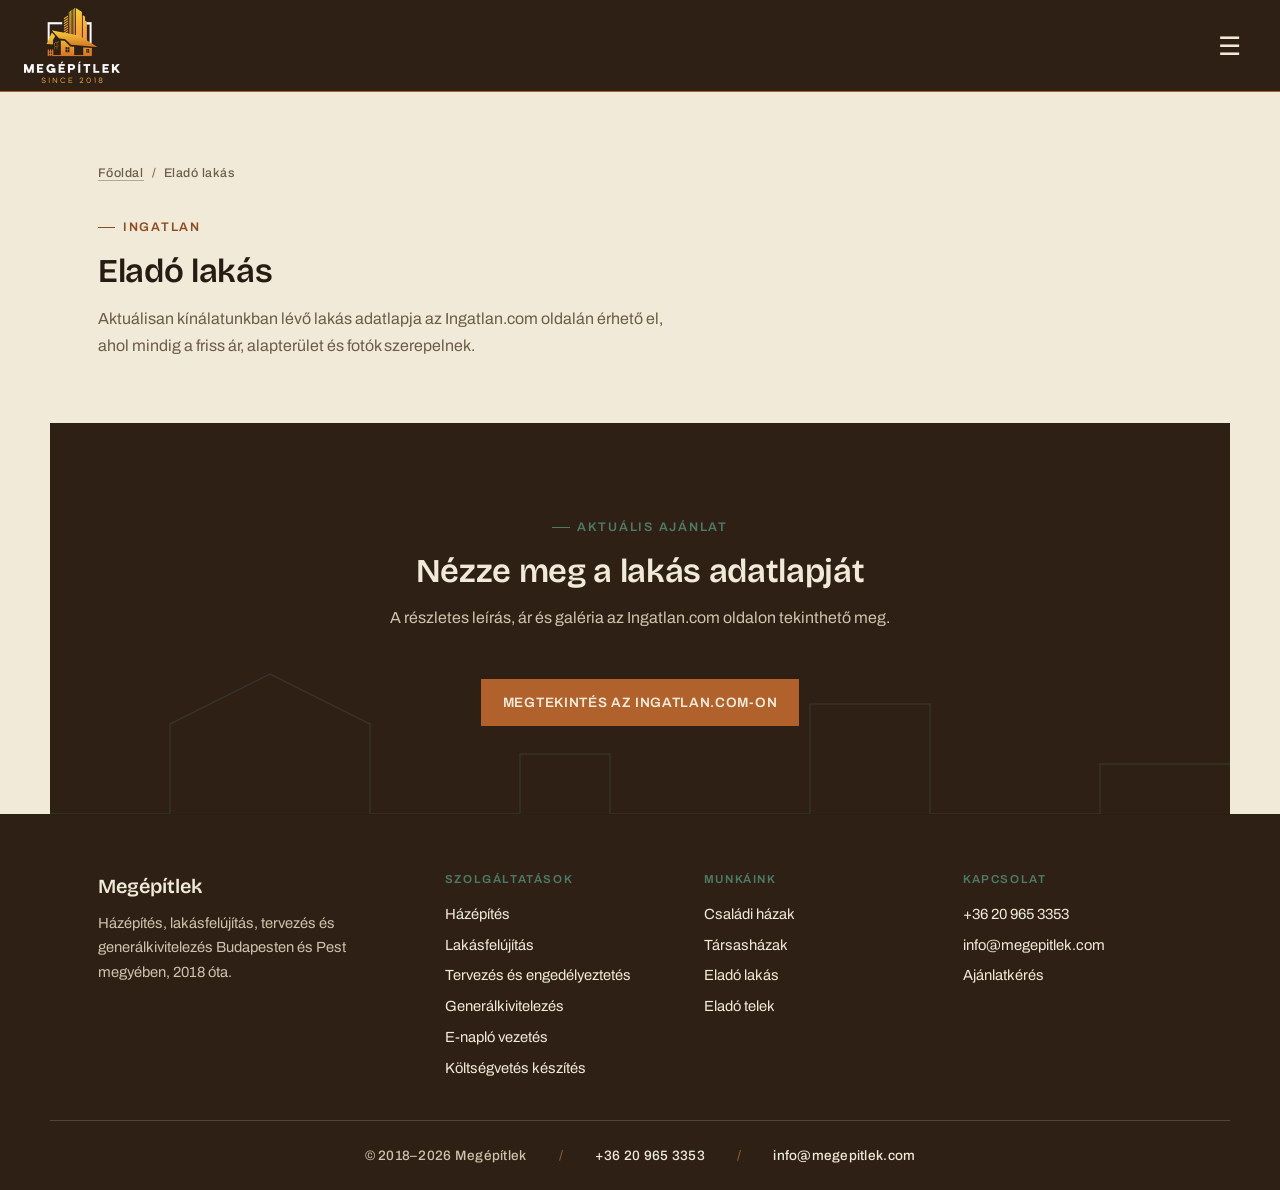
<file: pages/lakasok.html>
<!DOCTYPE html>
<html lang="hu">
  <head>
    <meta charset="UTF-8" />
    <meta name="viewport" content="width=device-width, initial-scale=1.0" />
    <meta name="robots" content="noindex, nofollow" />
    <title>Eladó lakás – aktuális ajánlatunk | Megépítlek</title>
    <meta name="description" content="Aktuálisan eladó lakásunk adatlapja az Ingatlan.com oldalon: friss ár, fotók és részletek." />
    <link rel="canonical" href="https://megepitlek.com/pages/lakasok.html" />
    <link rel="preconnect" href="https://fonts.googleapis.com" />
    <link rel="preconnect" href="https://fonts.gstatic.com" crossorigin />
    <link rel="stylesheet" href="https://fonts.googleapis.com/css2?family=Archivo:wght@400;500;600;700&family=Bricolage+Grotesque:opsz,wght@12..96,500;12..96,600;12..96,700&display=swap" />
    <link rel="stylesheet" href="../css/style.css?v=4" />
    <link rel="icon" type="image/png" sizes="32x32" href="../images/logo/favicon-32.png" />
    <link rel="icon" type="image/png" sizes="192x192" href="../images/logo/icon-192.png" />
    <link rel="apple-touch-icon" href="../images/logo/apple-touch-icon.png" />
    <meta name="theme-color" content="#2e2015" />

    <meta property="og:type" content="website" />
    <meta property="og:locale" content="hu_HU" />
    <meta property="og:site_name" content="Megépítlek" />
    <meta property="og:title" content="Eladó lakás – aktuális ajánlatunk | Megépítlek" />
    <meta property="og:description" content="Aktuálisan eladó lakásunk adatlapja az Ingatlan.com oldalon: friss ár, fotók és részletek." />
    <meta property="og:url" content="https://megepitlek.com/pages/lakasok.html" />
    <meta property="og:image" content="https://megepitlek.com/images/landing/image1.jpg" />
    <meta name="twitter:card" content="summary_large_image" />

    <script type="application/ld+json">
      {
        "@context": "https://schema.org",
        "@graph": [
          {
            "@type": "GeneralContractor",
            "@id": "https://megepitlek.com/#business",
            "name": "Megépítlek",
            "alternateName": "Megépítlek.com",
            "url": "https://megepitlek.com/",
            "logo": {
              "@type": "ImageObject",
              "url": "https://megepitlek.com/images/logo/mlogo-600.png"
            },
            "image": "https://megepitlek.com/images/landing/image1.jpg",
            "description": "Házépítés, lakásfelújítás, tervezés és generálkivitelezés Budapesten és Pest megyében, 2018 óta.",
            "telephone": "+36209653353",
            "email": "info@megepitlek.com",
            "foundingDate": "2018",
            "founder": {
              "@type": "Person",
              "name": "Lakatos Gábor"
            },
            "address": {
              "@type": "PostalAddress",
              "addressLocality": "Budapest",
              "addressCountry": "HU"
            },
            "areaServed": [
              {
                "@type": "City",
                "name": "Budapest"
              },
              {
                "@type": "AdministrativeArea",
                "name": "Pest vármegye"
              },
              {
                "@type": "City",
                "name": "Zsámbék"
              },
              {
                "@type": "City",
                "name": "Biatorbágy"
              }
            ],
            "knowsLanguage": "hu",
            "hasOfferCatalog": {
              "@type": "OfferCatalog",
              "name": "Szolgáltatások",
              "itemListElement": [
                {
                  "@type": "Offer",
                  "itemOffered": {
                    "@type": "Service",
                    "name": "Házépítés",
                    "url": "https://megepitlek.com/pages/hazepites.html"
                  }
                },
                {
                  "@type": "Offer",
                  "itemOffered": {
                    "@type": "Service",
                    "name": "Lakásfelújítás",
                    "url": "https://megepitlek.com/pages/lakasfelujitas.html"
                  }
                },
                {
                  "@type": "Offer",
                  "itemOffered": {
                    "@type": "Service",
                    "name": "Tervezés és engedélyeztetés",
                    "url": "https://megepitlek.com/pages/tervezes.html"
                  }
                },
                {
                  "@type": "Offer",
                  "itemOffered": {
                    "@type": "Service",
                    "name": "Generálkivitelezés",
                    "url": "https://megepitlek.com/pages/generalkivitelezes.html"
                  }
                },
                {
                  "@type": "Offer",
                  "itemOffered": {
                    "@type": "Service",
                    "name": "E-napló vezetés",
                    "url": "https://megepitlek.com/pages/e-naplo-vezetes.html"
                  }
                },
                {
                  "@type": "Offer",
                  "itemOffered": {
                    "@type": "Service",
                    "name": "Költségvetés készítés",
                    "url": "https://megepitlek.com/pages/koltsegvetes-keszites.html"
                  }
                }
              ]
            }
          },
          {
            "@type": "WebSite",
            "@id": "https://megepitlek.com/#website",
            "url": "https://megepitlek.com/",
            "name": "Megépítlek",
            "inLanguage": "hu",
            "publisher": {
              "@id": "https://megepitlek.com/#business"
            }
          },
          {
            "@type": "WebPage",
            "@id": "https://megepitlek.com/pages/lakasok.html#webpage",
            "url": "https://megepitlek.com/pages/lakasok.html",
            "name": "Eladó lakás – aktuális ajánlatunk | Megépítlek",
            "description": "Aktuálisan eladó lakásunk adatlapja az Ingatlan.com oldalon: friss ár, fotók és részletek.",
            "inLanguage": "hu",
            "isPartOf": {
              "@id": "https://megepitlek.com/#website"
            },
            "about": {
              "@id": "https://megepitlek.com/#business"
            }
          },
          {
            "@type": "BreadcrumbList",
            "itemListElement": [
              {
                "@type": "ListItem",
                "position": 1,
                "name": "Főoldal",
                "item": "https://megepitlek.com/"
              },
              {
                "@type": "ListItem",
                "position": 2,
                "name": "Eladó lakás",
                "item": "https://megepitlek.com/pages/lakasok.html"
              }
            ]
          }
        ]
      }
    </script>
  </head>
  <body>
    <nav>
      <div class="logo">
        <a style="all: unset; cursor: pointer" href="../index.html" aria-label="Megépítlek – főoldal">
          <img src="../images/logo/mlogo_trans-192.png" alt="Megépítlek logó" width="96" height="75" />
        </a>
      </div>
      <button class="menu-toggle" aria-label="Menü megnyitása">&#9776;</button>
      <ul class="menu">
        <li><a href="lakasok.html">Lakások</a></li>
        <li><a href="telkek.html">Telkek</a></li>
        <li><a href="csaladihazak.html">Családiházak</a></li>
        <li><a href="tarsashazak.html">Társasházak</a></li>
        <li><a href="szolgaltatasok.html">Szolgáltatások</a></li>
        <li>
          <a style="margin-right: 2em" href="kapcsolat.html">Kapcsolat</a>
        </li>
      </ul>
    </nav>

    <header class="gallery-header">
      <ol class="breadcrumb">
        <li><a href="../index.html">Főoldal</a></li>
        <li aria-current="page">Eladó lakás</li>
      </ol>
      <p class="eyebrow">Ingatlan</p>
      <h1 class="section-title">Eladó lakás</h1>
      <p class="section-lede">Aktuálisan kínálatunkban lévő lakás adatlapja az Ingatlan.com oldalán érhető el, ahol mindig a friss ár, alapterület és fotók szerepelnek.</p>
    </header>

    <main>
      <section class="section section-dark contact-cta">
        <svg class="blueprint-line" viewBox="0 0 1180 160" preserveAspectRatio="none" fill="none" stroke="currentColor" stroke-width="1.5" aria-hidden="true">
          <path d="M0 150 L120 150 L120 60 L220 10 L320 60 L320 150 L470 150 L470 90 L560 90 L560 150 L760 150 L760 40 L880 40 L880 150 L1050 150 L1050 100 L1180 100" />
        </svg>
        <div class="section-head center">
          <p class="eyebrow">Aktuális ajánlat</p>
          <h2 class="section-title">Nézze meg a lakás adatlapját</h2>
          <p class="section-lede">
            A részletes leírás, ár és galéria az Ingatlan.com oldalon
            tekinthető meg.
          </p>
        </div>
        <div class="section-cta" style="display: flex; justify-content: center;">
          <a href="https://ingatlan.com/33923142" target="_blank" rel="noopener" class="btn btn-primary">Megtekintés az Ingatlan.com-on</a>
        </div>
      </section>
    </main>

    <footer class="site-footer">
      <div class="footer-grid">
        <div>
          <p class="footer-brand">Megépítlek</p>
          <p class="footer-about">
            Házépítés, lakásfelújítás, tervezés és generálkivitelezés
            Budapesten és Pest megyében, 2018 óta.
          </p>
        </div>
        <div>
          <p class="footer-label">Szolgáltatások</p>
          <ul class="footer-links">
            <li><a href="hazepites.html">Házépítés</a></li>
            <li><a href="lakasfelujitas.html">Lakásfelújítás</a></li>
            <li><a href="tervezes.html">Tervezés és engedélyeztetés</a></li>
            <li><a href="generalkivitelezes.html">Generálkivitelezés</a></li>
            <li><a href="e-naplo-vezetes.html">E-napló vezetés</a></li>
            <li><a href="koltsegvetes-keszites.html">Költségvetés készítés</a></li>
          </ul>
        </div>
        <div>
          <p class="footer-label">Munkáink</p>
          <ul class="footer-links">
            <li><a href="csaladihazak.html">Családi házak</a></li>
            <li><a href="tarsashazak.html">Társasházak</a></li>
            <li><a href="lakasok.html">Eladó lakás</a></li>
            <li><a href="telkek.html">Eladó telek</a></li>
          </ul>
        </div>
        <div>
          <p class="footer-label">Kapcsolat</p>
          <ul class="footer-links">
            <li><a href="tel:+36209653353">+36 20 965 3353</a></li>
            <li><a href="mailto:info@megepitlek.com?subject=Aj%C3%A1nlatk%C3%A9r%C3%A9s">info@megepitlek.com</a></li>
            <li><a href="kapcsolat.html">Ajánlatkérés</a></li>
          </ul>
        </div>
      </div>
      <div class="clear">
        <span>&copy; 2018–2026 Megépítlek</span>
        <a href="tel:+36209653353">+36 20 965 3353</a>
        <a href="mailto:info@megepitlek.com?subject=Aj%C3%A1nlatk%C3%A9r%C3%A9s">info@megepitlek.com</a>
      </div>
    </footer>

    <script src="../js/menu.js?v=2"></script>
  </body>
</html>
</file>
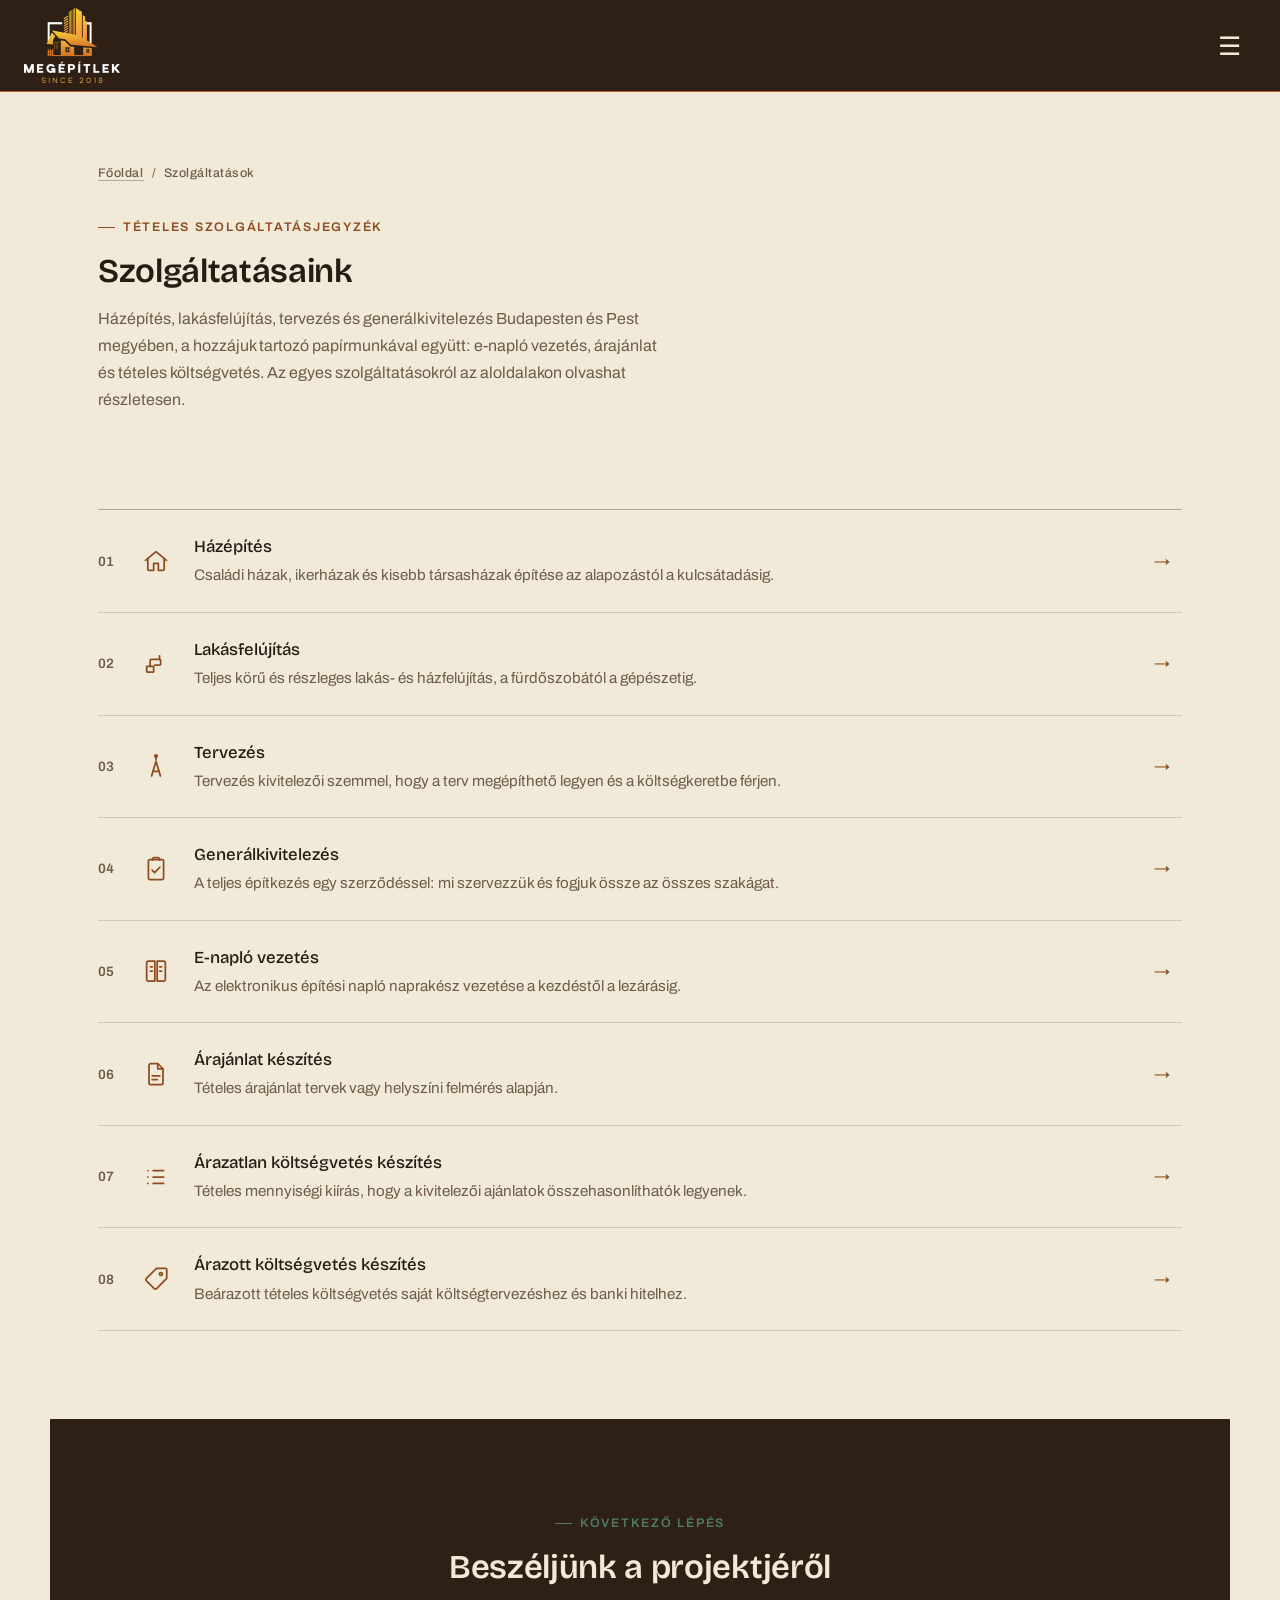
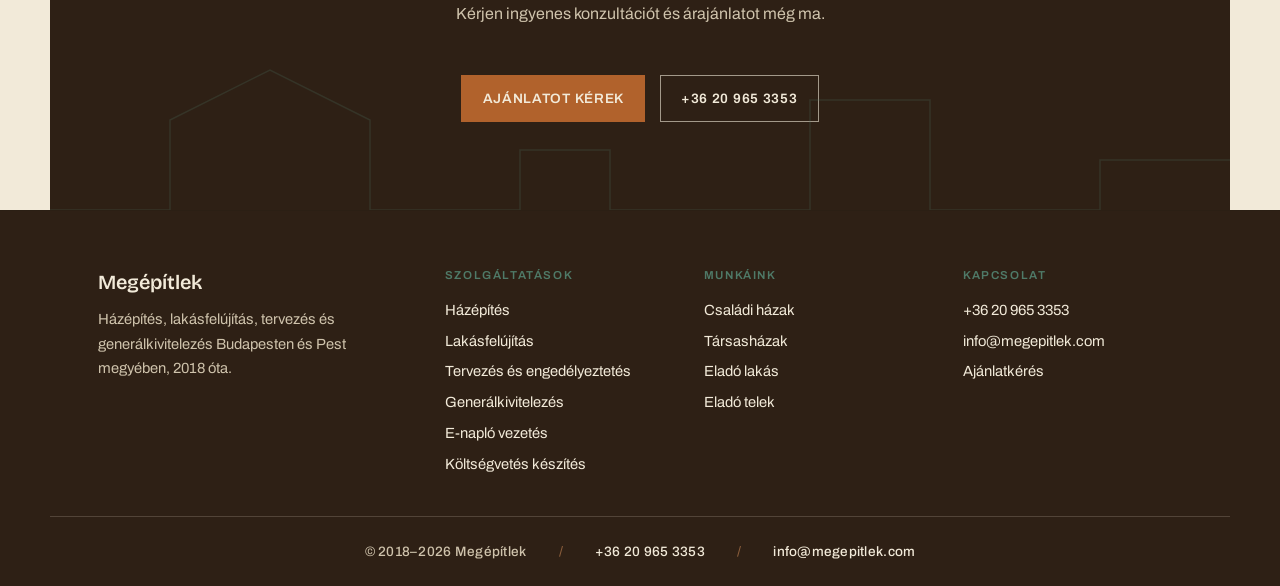
<file: pages/szolgaltatasok.html>
<!DOCTYPE html>
<html lang="hu">
  <head>
    <meta charset="UTF-8" />
    <meta name="viewport" content="width=device-width, initial-scale=1.0" />
    <meta name="robots" content="noindex, nofollow" />
    <title>Építőipari szolgáltatások Budapesten | Megépítlek</title>
    <meta name="description" content="Házépítés, lakásfelújítás, tervezés, generálkivitelezés, e-napló vezetés, árajánlat és tételes költségvetés készítés Budapesten és Pest megyében." />
    <link rel="canonical" href="https://megepitlek.com/pages/szolgaltatasok.html" />
    <link rel="preconnect" href="https://fonts.googleapis.com" />
    <link rel="preconnect" href="https://fonts.gstatic.com" crossorigin />
    <link rel="stylesheet" href="https://fonts.googleapis.com/css2?family=Archivo:wght@400;500;600;700&family=Bricolage+Grotesque:opsz,wght@12..96,500;12..96,600;12..96,700&display=swap" />
    <link rel="stylesheet" href="../css/style.css?v=4" />
    <link rel="icon" type="image/png" sizes="32x32" href="../images/logo/favicon-32.png" />
    <link rel="icon" type="image/png" sizes="192x192" href="../images/logo/icon-192.png" />
    <link rel="apple-touch-icon" href="../images/logo/apple-touch-icon.png" />
    <meta name="theme-color" content="#2e2015" />

    <meta property="og:type" content="website" />
    <meta property="og:locale" content="hu_HU" />
    <meta property="og:site_name" content="Megépítlek" />
    <meta property="og:title" content="Építőipari szolgáltatások Budapesten | Megépítlek" />
    <meta property="og:description" content="Házépítés, lakásfelújítás, tervezés, generálkivitelezés, e-napló vezetés, árajánlat és tételes költségvetés készítés Budapesten és Pest megyében." />
    <meta property="og:url" content="https://megepitlek.com/pages/szolgaltatasok.html" />
    <meta property="og:image" content="https://megepitlek.com/images/landing/image1.jpg" />
    <meta name="twitter:card" content="summary_large_image" />

    <script type="application/ld+json">
      {
        "@context": "https://schema.org",
        "@graph": [
          {
            "@type": "GeneralContractor",
            "@id": "https://megepitlek.com/#business",
            "name": "Megépítlek",
            "alternateName": "Megépítlek.com",
            "url": "https://megepitlek.com/",
            "logo": {
              "@type": "ImageObject",
              "url": "https://megepitlek.com/images/logo/mlogo-600.png"
            },
            "image": "https://megepitlek.com/images/landing/image1.jpg",
            "description": "Házépítés, lakásfelújítás, tervezés és generálkivitelezés Budapesten és Pest megyében, 2018 óta.",
            "telephone": "+36209653353",
            "email": "info@megepitlek.com",
            "foundingDate": "2018",
            "founder": {
              "@type": "Person",
              "name": "Lakatos Gábor"
            },
            "address": {
              "@type": "PostalAddress",
              "addressLocality": "Budapest",
              "addressCountry": "HU"
            },
            "areaServed": [
              {
                "@type": "City",
                "name": "Budapest"
              },
              {
                "@type": "AdministrativeArea",
                "name": "Pest vármegye"
              },
              {
                "@type": "City",
                "name": "Zsámbék"
              },
              {
                "@type": "City",
                "name": "Biatorbágy"
              }
            ],
            "knowsLanguage": "hu",
            "hasOfferCatalog": {
              "@type": "OfferCatalog",
              "name": "Szolgáltatások",
              "itemListElement": [
                {
                  "@type": "Offer",
                  "itemOffered": {
                    "@type": "Service",
                    "name": "Házépítés",
                    "url": "https://megepitlek.com/pages/hazepites.html"
                  }
                },
                {
                  "@type": "Offer",
                  "itemOffered": {
                    "@type": "Service",
                    "name": "Lakásfelújítás",
                    "url": "https://megepitlek.com/pages/lakasfelujitas.html"
                  }
                },
                {
                  "@type": "Offer",
                  "itemOffered": {
                    "@type": "Service",
                    "name": "Tervezés és engedélyeztetés",
                    "url": "https://megepitlek.com/pages/tervezes.html"
                  }
                },
                {
                  "@type": "Offer",
                  "itemOffered": {
                    "@type": "Service",
                    "name": "Generálkivitelezés",
                    "url": "https://megepitlek.com/pages/generalkivitelezes.html"
                  }
                },
                {
                  "@type": "Offer",
                  "itemOffered": {
                    "@type": "Service",
                    "name": "E-napló vezetés",
                    "url": "https://megepitlek.com/pages/e-naplo-vezetes.html"
                  }
                },
                {
                  "@type": "Offer",
                  "itemOffered": {
                    "@type": "Service",
                    "name": "Költségvetés készítés",
                    "url": "https://megepitlek.com/pages/koltsegvetes-keszites.html"
                  }
                }
              ]
            }
          },
          {
            "@type": "WebSite",
            "@id": "https://megepitlek.com/#website",
            "url": "https://megepitlek.com/",
            "name": "Megépítlek",
            "inLanguage": "hu",
            "publisher": {
              "@id": "https://megepitlek.com/#business"
            }
          },
          {
            "@type": "CollectionPage",
            "@id": "https://megepitlek.com/pages/szolgaltatasok.html#webpage",
            "url": "https://megepitlek.com/pages/szolgaltatasok.html",
            "name": "Építőipari szolgáltatások Budapesten | Megépítlek",
            "description": "Házépítés, lakásfelújítás, tervezés, generálkivitelezés, e-napló vezetés, árajánlat és tételes költségvetés készítés Budapesten és Pest megyében.",
            "inLanguage": "hu",
            "isPartOf": {
              "@id": "https://megepitlek.com/#website"
            },
            "about": {
              "@id": "https://megepitlek.com/#business"
            }
          },
          {
            "@type": "BreadcrumbList",
            "itemListElement": [
              {
                "@type": "ListItem",
                "position": 1,
                "name": "Főoldal",
                "item": "https://megepitlek.com/"
              },
              {
                "@type": "ListItem",
                "position": 2,
                "name": "Szolgáltatások",
                "item": "https://megepitlek.com/pages/szolgaltatasok.html"
              }
            ]
          },
          {
            "@type": "ItemList",
            "itemListElement": [
              {
                "@type": "ListItem",
                "position": 1,
                "name": "Házépítés",
                "url": "https://megepitlek.com/pages/hazepites.html"
              },
              {
                "@type": "ListItem",
                "position": 2,
                "name": "Lakásfelújítás",
                "url": "https://megepitlek.com/pages/lakasfelujitas.html"
              },
              {
                "@type": "ListItem",
                "position": 3,
                "name": "Tervezés és engedélyeztetés",
                "url": "https://megepitlek.com/pages/tervezes.html"
              },
              {
                "@type": "ListItem",
                "position": 4,
                "name": "Generálkivitelezés",
                "url": "https://megepitlek.com/pages/generalkivitelezes.html"
              },
              {
                "@type": "ListItem",
                "position": 5,
                "name": "E-napló vezetés",
                "url": "https://megepitlek.com/pages/e-naplo-vezetes.html"
              },
              {
                "@type": "ListItem",
                "position": 6,
                "name": "Költségvetés készítés",
                "url": "https://megepitlek.com/pages/koltsegvetes-keszites.html"
              }
            ]
          }
        ]
      }
    </script>
  </head>
  <body>
    <nav>
      <div class="logo">
        <a style="all: unset; cursor: pointer" href="../index.html" aria-label="Megépítlek – főoldal">
          <img src="../images/logo/mlogo_trans-192.png" alt="Megépítlek logó" width="96" height="75" />
        </a>
      </div>
      <button class="menu-toggle" aria-label="Menü megnyitása">&#9776;</button>
      <ul class="menu">
        <li><a href="lakasok.html">Lakások</a></li>
        <li><a href="telkek.html">Telkek</a></li>
        <li><a href="csaladihazak.html">Családiházak</a></li>
        <li><a href="tarsashazak.html">Társasházak</a></li>
        <li><a href="szolgaltatasok.html">Szolgáltatások</a></li>
        <li>
          <a style="margin-right: 2em" href="kapcsolat.html">Kapcsolat</a>
        </li>
      </ul>
    </nav>

    <header class="gallery-header">
      <ol class="breadcrumb">
        <li><a href="../index.html">Főoldal</a></li>
        <li aria-current="page">Szolgáltatások</li>
      </ol>
      <p class="eyebrow">Tételes szolgáltatásjegyzék</p>
      <h1 class="section-title">Szolgáltatásaink</h1>
      <p class="section-lede">
        Házépítés, lakásfelújítás, tervezés és generálkivitelezés Budapesten
        és Pest megyében, a hozzájuk tartozó papírmunkával együtt: e-napló
        vezetés, árajánlat és tételes költségvetés. Az egyes szolgáltatásokról
        az aloldalakon olvashat részletesen.
      </p>
    </header>

    <main>
      <section class="section services-main">
        <div class="tender-list">
        <a class="tender-row" href="hazepites.html">
          <span class="tender-index">01</span>
          <span class="tender-icon"><svg viewBox="0 0 24 24" fill="none" stroke="currentColor" stroke-width="1.5" stroke-linecap="round" stroke-linejoin="round" aria-hidden="true"><path d="M3 11.5 12 4l9 7.5"/><path d="M5 10v9a1 1 0 0 0 1 1h4v-6h4v6h4a1 1 0 0 0 1-1v-9"/></svg></span>
          <span class="tender-text">
            <span class="tender-name">Házépítés</span>
            <span class="tender-desc">Családi házak, ikerházak és kisebb társasházak építése az alapozástól a kulcsátadásig.</span>
          </span>
          <span class="tender-arrow" aria-hidden="true">&rarr;</span>
        </a>
        <a class="tender-row" href="lakasfelujitas.html">
          <span class="tender-index">02</span>
          <span class="tender-icon"><svg viewBox="0 0 24 24" fill="none" stroke="currentColor" stroke-width="1.5" stroke-linecap="round" stroke-linejoin="round" aria-hidden="true"><rect x="4" y="14" width="6" height="5" rx="0.5"/><path d="M7 14V9a1 1 0 0 1 1-1h7a1 1 0 0 1 1 1v3a1 1 0 0 1-1 1h-4"/><path d="M15 8V5"/></svg></span>
          <span class="tender-text">
            <span class="tender-name">Lakásfelújítás</span>
            <span class="tender-desc">Teljes körű és részleges lakás- és házfelújítás, a fürdőszobától a gépészetig.</span>
          </span>
          <span class="tender-arrow" aria-hidden="true">&rarr;</span>
        </a>
        <a class="tender-row" href="tervezes.html">
          <span class="tender-index">03</span>
          <span class="tender-icon"><svg viewBox="0 0 24 24" fill="none" stroke="currentColor" stroke-width="1.5" stroke-linecap="round" stroke-linejoin="round" aria-hidden="true"><path d="M12 3.5v3.2"/><path d="M8.2 20.5 12 8l3.8 12.5"/><path d="M9.4 16.5h5.2"/><circle cx="12" cy="3.5" r="1.1"/></svg></span>
          <span class="tender-text">
            <span class="tender-name">Tervezés</span>
            <span class="tender-desc">Tervezés kivitelezői szemmel, hogy a terv megépíthető legyen és a költségkeretbe férjen.</span>
          </span>
          <span class="tender-arrow" aria-hidden="true">&rarr;</span>
        </a>
        <a class="tender-row" href="generalkivitelezes.html">
          <span class="tender-index">04</span>
          <span class="tender-icon"><svg viewBox="0 0 24 24" fill="none" stroke="currentColor" stroke-width="1.5" stroke-linecap="round" stroke-linejoin="round" aria-hidden="true"><rect x="5.5" y="4" width="13" height="17" rx="1.2"/><path d="M9 4.2V3.6a1.4 1.4 0 0 1 1.4-1.4h3.2A1.4 1.4 0 0 1 15 3.6v.6"/><path d="m8.7 13 2.1 2.1 4.5-4.6"/></svg></span>
          <span class="tender-text">
            <span class="tender-name">Generálkivitelezés</span>
            <span class="tender-desc">A teljes építkezés egy szerződéssel: mi szervezzük és fogjuk össze az összes szakágat.</span>
          </span>
          <span class="tender-arrow" aria-hidden="true">&rarr;</span>
        </a>
        <a class="tender-row" href="e-naplo-vezetes.html">
          <span class="tender-index">05</span>
          <span class="tender-icon"><svg viewBox="0 0 24 24" fill="none" stroke="currentColor" stroke-width="1.5" stroke-linecap="round" stroke-linejoin="round" aria-hidden="true"><path d="M4 5.2A1.6 1.6 0 0 1 5.6 3.6H11v17H5.6A1.6 1.6 0 0 1 4 19z"/><path d="M20 5.2a1.6 1.6 0 0 0-1.6-1.6H13v17h5.4a1.6 1.6 0 0 0 1.6-1.6z"/><path d="M7.2 8.4h1.6M7.2 12h1.6M15.2 8.4h1.6M15.2 12h1.6"/></svg></span>
          <span class="tender-text">
            <span class="tender-name">E-napló vezetés</span>
            <span class="tender-desc">Az elektronikus építési napló naprakész vezetése a kezdéstől a lezárásig.</span>
          </span>
          <span class="tender-arrow" aria-hidden="true">&rarr;</span>
        </a>
        <a class="tender-row" href="koltsegvetes-keszites.html#arajanlat">
          <span class="tender-index">06</span>
          <span class="tender-icon"><svg viewBox="0 0 24 24" fill="none" stroke="currentColor" stroke-width="1.5" stroke-linecap="round" stroke-linejoin="round" aria-hidden="true"><path d="M13.5 3H7.6a1.6 1.6 0 0 0-1.6 1.6v14.8A1.6 1.6 0 0 0 7.6 21h8.8a1.6 1.6 0 0 0 1.6-1.6V7.5z"/><path d="M13.5 3v4.5h4.5"/><path d="M8.7 13.5h6.6M8.7 16.8h4.4"/></svg></span>
          <span class="tender-text">
            <span class="tender-name">Árajánlat készítés</span>
            <span class="tender-desc">Tételes árajánlat tervek vagy helyszíni felmérés alapján.</span>
          </span>
          <span class="tender-arrow" aria-hidden="true">&rarr;</span>
        </a>
        <a class="tender-row" href="koltsegvetes-keszites.html#arazatlan">
          <span class="tender-index">07</span>
          <span class="tender-icon"><svg viewBox="0 0 24 24" fill="none" stroke="currentColor" stroke-width="1.5" stroke-linecap="round" stroke-linejoin="round" aria-hidden="true"><path d="M9.5 6.5h9M9.5 12h9M9.5 17.5h9"/><path d="M5 6.5h.01M5 12h.01M5 17.5h.01"/></svg></span>
          <span class="tender-text">
            <span class="tender-name">Árazatlan költségvetés készítés</span>
            <span class="tender-desc">Tételes mennyiségi kiírás, hogy a kivitelezői ajánlatok összehasonlíthatók legyenek.</span>
          </span>
          <span class="tender-arrow" aria-hidden="true">&rarr;</span>
        </a>
        <a class="tender-row" href="koltsegvetes-keszites.html#arazott">
          <span class="tender-index">08</span>
          <span class="tender-icon"><svg viewBox="0 0 24 24" fill="none" stroke="currentColor" stroke-width="1.5" stroke-linecap="round" stroke-linejoin="round" aria-hidden="true"><path d="M12.5 2.8 3.8 11.5a1.4 1.4 0 0 0 0 2l6.7 6.7a1.4 1.4 0 0 0 2 0l8.7-8.7V3.8a1 1 0 0 0-1-1z"/><circle cx="16.2" cy="7.8" r="1.3"/></svg></span>
          <span class="tender-text">
            <span class="tender-name">Árazott költségvetés készítés</span>
            <span class="tender-desc">Beárazott tételes költségvetés saját költségtervezéshez és banki hitelhez.</span>
          </span>
          <span class="tender-arrow" aria-hidden="true">&rarr;</span>
        </a>
        </div>
      </section>

      <section class="section section-dark contact-cta">
        <svg class="blueprint-line" viewBox="0 0 1180 160" preserveAspectRatio="none" fill="none" stroke="currentColor" stroke-width="1.5" aria-hidden="true">
          <path d="M0 150 L120 150 L120 60 L220 10 L320 60 L320 150 L470 150 L470 90 L560 90 L560 150 L760 150 L760 40 L880 40 L880 150 L1050 150 L1050 100 L1180 100" />
        </svg>
        <div class="section-head center">
          <p class="eyebrow">Következő lépés</p>
          <h2 class="section-title">Beszéljünk a projektjéről</h2>
          <p class="section-lede">Kérjen ingyenes konzultációt és árajánlatot még ma.</p>
        </div>
        <div class="section-cta" style="display: flex; justify-content: center; flex-wrap: wrap; gap: 0.9rem;">
          <a href="kapcsolat.html" class="btn btn-primary">Ajánlatot kérek</a>
          <a href="tel:+36209653353" class="btn btn-secondary">+36 20 965 3353</a>
        </div>
      </section>
    </main>

    <footer class="site-footer">
      <div class="footer-grid">
        <div>
          <p class="footer-brand">Megépítlek</p>
          <p class="footer-about">
            Házépítés, lakásfelújítás, tervezés és generálkivitelezés
            Budapesten és Pest megyében, 2018 óta.
          </p>
        </div>
        <div>
          <p class="footer-label">Szolgáltatások</p>
          <ul class="footer-links">
            <li><a href="hazepites.html">Házépítés</a></li>
            <li><a href="lakasfelujitas.html">Lakásfelújítás</a></li>
            <li><a href="tervezes.html">Tervezés és engedélyeztetés</a></li>
            <li><a href="generalkivitelezes.html">Generálkivitelezés</a></li>
            <li><a href="e-naplo-vezetes.html">E-napló vezetés</a></li>
            <li><a href="koltsegvetes-keszites.html">Költségvetés készítés</a></li>
          </ul>
        </div>
        <div>
          <p class="footer-label">Munkáink</p>
          <ul class="footer-links">
            <li><a href="csaladihazak.html">Családi házak</a></li>
            <li><a href="tarsashazak.html">Társasházak</a></li>
            <li><a href="lakasok.html">Eladó lakás</a></li>
            <li><a href="telkek.html">Eladó telek</a></li>
          </ul>
        </div>
        <div>
          <p class="footer-label">Kapcsolat</p>
          <ul class="footer-links">
            <li><a href="tel:+36209653353">+36 20 965 3353</a></li>
            <li><a href="mailto:info@megepitlek.com?subject=Aj%C3%A1nlatk%C3%A9r%C3%A9s">info@megepitlek.com</a></li>
            <li><a href="kapcsolat.html">Ajánlatkérés</a></li>
          </ul>
        </div>
      </div>
      <div class="clear">
        <span>&copy; 2018–2026 Megépítlek</span>
        <a href="tel:+36209653353">+36 20 965 3353</a>
        <a href="mailto:info@megepitlek.com?subject=Aj%C3%A1nlatk%C3%A9r%C3%A9s">info@megepitlek.com</a>
      </div>
    </footer>

    <script src="../js/menu.js?v=2"></script>
  </body>
</html>
</file>
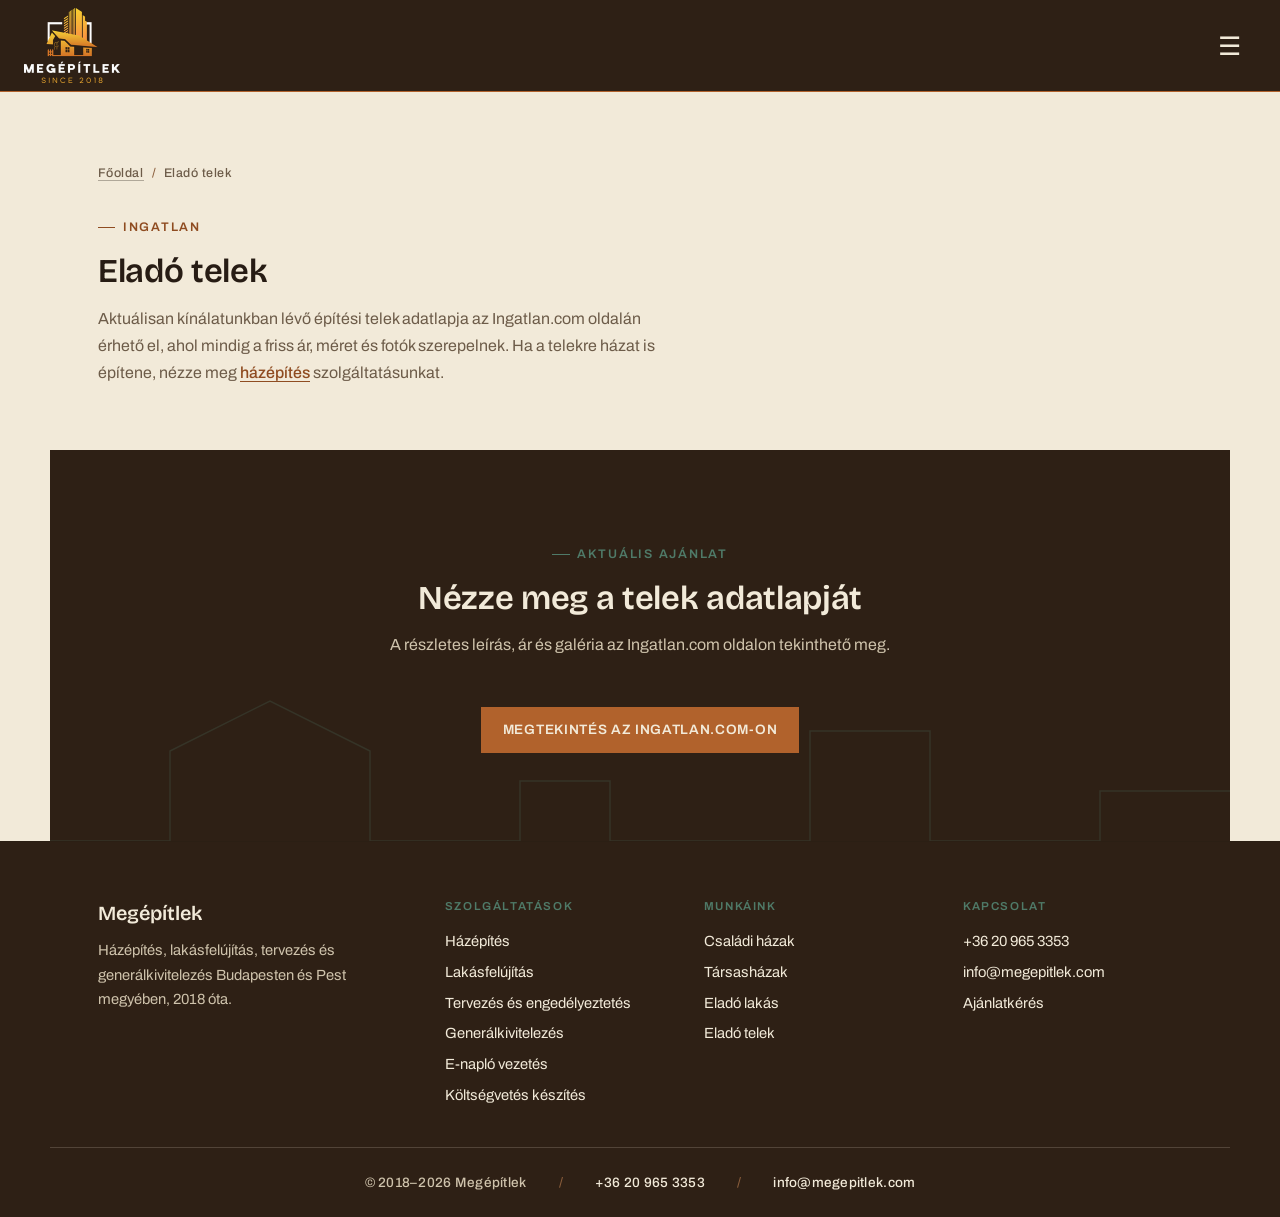
<file: pages/telkek.html>
<!DOCTYPE html>
<html lang="hu">
  <head>
    <meta charset="UTF-8" />
    <meta name="viewport" content="width=device-width, initial-scale=1.0" />
    <meta name="robots" content="noindex, nofollow" />
    <title>Eladó építési telek – aktuális ajánlatunk | Megépítlek</title>
    <meta name="description" content="Aktuálisan eladó építési telkünk adatlapja az Ingatlan.com oldalon: friss ár, méret és részletek." />
    <link rel="canonical" href="https://megepitlek.com/pages/telkek.html" />
    <link rel="preconnect" href="https://fonts.googleapis.com" />
    <link rel="preconnect" href="https://fonts.gstatic.com" crossorigin />
    <link rel="stylesheet" href="https://fonts.googleapis.com/css2?family=Archivo:wght@400;500;600;700&family=Bricolage+Grotesque:opsz,wght@12..96,500;12..96,600;12..96,700&display=swap" />
    <link rel="stylesheet" href="../css/style.css?v=4" />
    <link rel="icon" type="image/png" sizes="32x32" href="../images/logo/favicon-32.png" />
    <link rel="icon" type="image/png" sizes="192x192" href="../images/logo/icon-192.png" />
    <link rel="apple-touch-icon" href="../images/logo/apple-touch-icon.png" />
    <meta name="theme-color" content="#2e2015" />

    <meta property="og:type" content="website" />
    <meta property="og:locale" content="hu_HU" />
    <meta property="og:site_name" content="Megépítlek" />
    <meta property="og:title" content="Eladó építési telek – aktuális ajánlatunk | Megépítlek" />
    <meta property="og:description" content="Aktuálisan eladó építési telkünk adatlapja az Ingatlan.com oldalon: friss ár, méret és részletek." />
    <meta property="og:url" content="https://megepitlek.com/pages/telkek.html" />
    <meta property="og:image" content="https://megepitlek.com/images/landing/image1.jpg" />
    <meta name="twitter:card" content="summary_large_image" />

    <script type="application/ld+json">
      {
        "@context": "https://schema.org",
        "@graph": [
          {
            "@type": "GeneralContractor",
            "@id": "https://megepitlek.com/#business",
            "name": "Megépítlek",
            "alternateName": "Megépítlek.com",
            "url": "https://megepitlek.com/",
            "logo": {
              "@type": "ImageObject",
              "url": "https://megepitlek.com/images/logo/mlogo-600.png"
            },
            "image": "https://megepitlek.com/images/landing/image1.jpg",
            "description": "Házépítés, lakásfelújítás, tervezés és generálkivitelezés Budapesten és Pest megyében, 2018 óta.",
            "telephone": "+36209653353",
            "email": "info@megepitlek.com",
            "foundingDate": "2018",
            "founder": {
              "@type": "Person",
              "name": "Lakatos Gábor"
            },
            "address": {
              "@type": "PostalAddress",
              "addressLocality": "Budapest",
              "addressCountry": "HU"
            },
            "areaServed": [
              {
                "@type": "City",
                "name": "Budapest"
              },
              {
                "@type": "AdministrativeArea",
                "name": "Pest vármegye"
              },
              {
                "@type": "City",
                "name": "Zsámbék"
              },
              {
                "@type": "City",
                "name": "Biatorbágy"
              }
            ],
            "knowsLanguage": "hu",
            "hasOfferCatalog": {
              "@type": "OfferCatalog",
              "name": "Szolgáltatások",
              "itemListElement": [
                {
                  "@type": "Offer",
                  "itemOffered": {
                    "@type": "Service",
                    "name": "Házépítés",
                    "url": "https://megepitlek.com/pages/hazepites.html"
                  }
                },
                {
                  "@type": "Offer",
                  "itemOffered": {
                    "@type": "Service",
                    "name": "Lakásfelújítás",
                    "url": "https://megepitlek.com/pages/lakasfelujitas.html"
                  }
                },
                {
                  "@type": "Offer",
                  "itemOffered": {
                    "@type": "Service",
                    "name": "Tervezés és engedélyeztetés",
                    "url": "https://megepitlek.com/pages/tervezes.html"
                  }
                },
                {
                  "@type": "Offer",
                  "itemOffered": {
                    "@type": "Service",
                    "name": "Generálkivitelezés",
                    "url": "https://megepitlek.com/pages/generalkivitelezes.html"
                  }
                },
                {
                  "@type": "Offer",
                  "itemOffered": {
                    "@type": "Service",
                    "name": "E-napló vezetés",
                    "url": "https://megepitlek.com/pages/e-naplo-vezetes.html"
                  }
                },
                {
                  "@type": "Offer",
                  "itemOffered": {
                    "@type": "Service",
                    "name": "Költségvetés készítés",
                    "url": "https://megepitlek.com/pages/koltsegvetes-keszites.html"
                  }
                }
              ]
            }
          },
          {
            "@type": "WebSite",
            "@id": "https://megepitlek.com/#website",
            "url": "https://megepitlek.com/",
            "name": "Megépítlek",
            "inLanguage": "hu",
            "publisher": {
              "@id": "https://megepitlek.com/#business"
            }
          },
          {
            "@type": "WebPage",
            "@id": "https://megepitlek.com/pages/telkek.html#webpage",
            "url": "https://megepitlek.com/pages/telkek.html",
            "name": "Eladó építési telek – aktuális ajánlatunk | Megépítlek",
            "description": "Aktuálisan eladó építési telkünk adatlapja az Ingatlan.com oldalon: friss ár, méret és részletek.",
            "inLanguage": "hu",
            "isPartOf": {
              "@id": "https://megepitlek.com/#website"
            },
            "about": {
              "@id": "https://megepitlek.com/#business"
            }
          },
          {
            "@type": "BreadcrumbList",
            "itemListElement": [
              {
                "@type": "ListItem",
                "position": 1,
                "name": "Főoldal",
                "item": "https://megepitlek.com/"
              },
              {
                "@type": "ListItem",
                "position": 2,
                "name": "Eladó telek",
                "item": "https://megepitlek.com/pages/telkek.html"
              }
            ]
          }
        ]
      }
    </script>
  </head>
  <body>
    <nav>
      <div class="logo">
        <a style="all: unset; cursor: pointer" href="../index.html" aria-label="Megépítlek – főoldal">
          <img src="../images/logo/mlogo_trans-192.png" alt="Megépítlek logó" width="96" height="75" />
        </a>
      </div>
      <button class="menu-toggle" aria-label="Menü megnyitása">&#9776;</button>
      <ul class="menu">
        <li><a href="lakasok.html">Lakások</a></li>
        <li><a href="telkek.html">Telkek</a></li>
        <li><a href="csaladihazak.html">Családiházak</a></li>
        <li><a href="tarsashazak.html">Társasházak</a></li>
        <li><a href="szolgaltatasok.html">Szolgáltatások</a></li>
        <li>
          <a style="margin-right: 2em" href="kapcsolat.html">Kapcsolat</a>
        </li>
      </ul>
    </nav>

    <header class="gallery-header">
      <ol class="breadcrumb">
        <li><a href="../index.html">Főoldal</a></li>
        <li aria-current="page">Eladó telek</li>
      </ol>
      <p class="eyebrow">Ingatlan</p>
      <h1 class="section-title">Eladó telek</h1>
      <p class="section-lede">Aktuálisan kínálatunkban lévő építési telek adatlapja az Ingatlan.com oldalán érhető el, ahol mindig a friss ár, méret és fotók szerepelnek. Ha a telekre házat is építene, nézze meg <a href="hazepites.html" class="contact-link">házépítés</a> szolgáltatásunkat.</p>
    </header>

    <main>
      <section class="section section-dark contact-cta">
        <svg class="blueprint-line" viewBox="0 0 1180 160" preserveAspectRatio="none" fill="none" stroke="currentColor" stroke-width="1.5" aria-hidden="true">
          <path d="M0 150 L120 150 L120 60 L220 10 L320 60 L320 150 L470 150 L470 90 L560 90 L560 150 L760 150 L760 40 L880 40 L880 150 L1050 150 L1050 100 L1180 100" />
        </svg>
        <div class="section-head center">
          <p class="eyebrow">Aktuális ajánlat</p>
          <h2 class="section-title">Nézze meg a telek adatlapját</h2>
          <p class="section-lede">
            A részletes leírás, ár és galéria az Ingatlan.com oldalon
            tekinthető meg.
          </p>
        </div>
        <div class="section-cta" style="display: flex; justify-content: center;">
          <a href="https://ingatlan.com/33654703" target="_blank" rel="noopener" class="btn btn-primary">Megtekintés az Ingatlan.com-on</a>
        </div>
      </section>
    </main>

    <footer class="site-footer">
      <div class="footer-grid">
        <div>
          <p class="footer-brand">Megépítlek</p>
          <p class="footer-about">
            Házépítés, lakásfelújítás, tervezés és generálkivitelezés
            Budapesten és Pest megyében, 2018 óta.
          </p>
        </div>
        <div>
          <p class="footer-label">Szolgáltatások</p>
          <ul class="footer-links">
            <li><a href="hazepites.html">Házépítés</a></li>
            <li><a href="lakasfelujitas.html">Lakásfelújítás</a></li>
            <li><a href="tervezes.html">Tervezés és engedélyeztetés</a></li>
            <li><a href="generalkivitelezes.html">Generálkivitelezés</a></li>
            <li><a href="e-naplo-vezetes.html">E-napló vezetés</a></li>
            <li><a href="koltsegvetes-keszites.html">Költségvetés készítés</a></li>
          </ul>
        </div>
        <div>
          <p class="footer-label">Munkáink</p>
          <ul class="footer-links">
            <li><a href="csaladihazak.html">Családi házak</a></li>
            <li><a href="tarsashazak.html">Társasházak</a></li>
            <li><a href="lakasok.html">Eladó lakás</a></li>
            <li><a href="telkek.html">Eladó telek</a></li>
          </ul>
        </div>
        <div>
          <p class="footer-label">Kapcsolat</p>
          <ul class="footer-links">
            <li><a href="tel:+36209653353">+36 20 965 3353</a></li>
            <li><a href="mailto:info@megepitlek.com?subject=Aj%C3%A1nlatk%C3%A9r%C3%A9s">info@megepitlek.com</a></li>
            <li><a href="kapcsolat.html">Ajánlatkérés</a></li>
          </ul>
        </div>
      </div>
      <div class="clear">
        <span>&copy; 2018–2026 Megépítlek</span>
        <a href="tel:+36209653353">+36 20 965 3353</a>
        <a href="mailto:info@megepitlek.com?subject=Aj%C3%A1nlatk%C3%A9r%C3%A9s">info@megepitlek.com</a>
      </div>
    </footer>

    <script src="../js/menu.js?v=2"></script>
  </body>
</html>
</file>
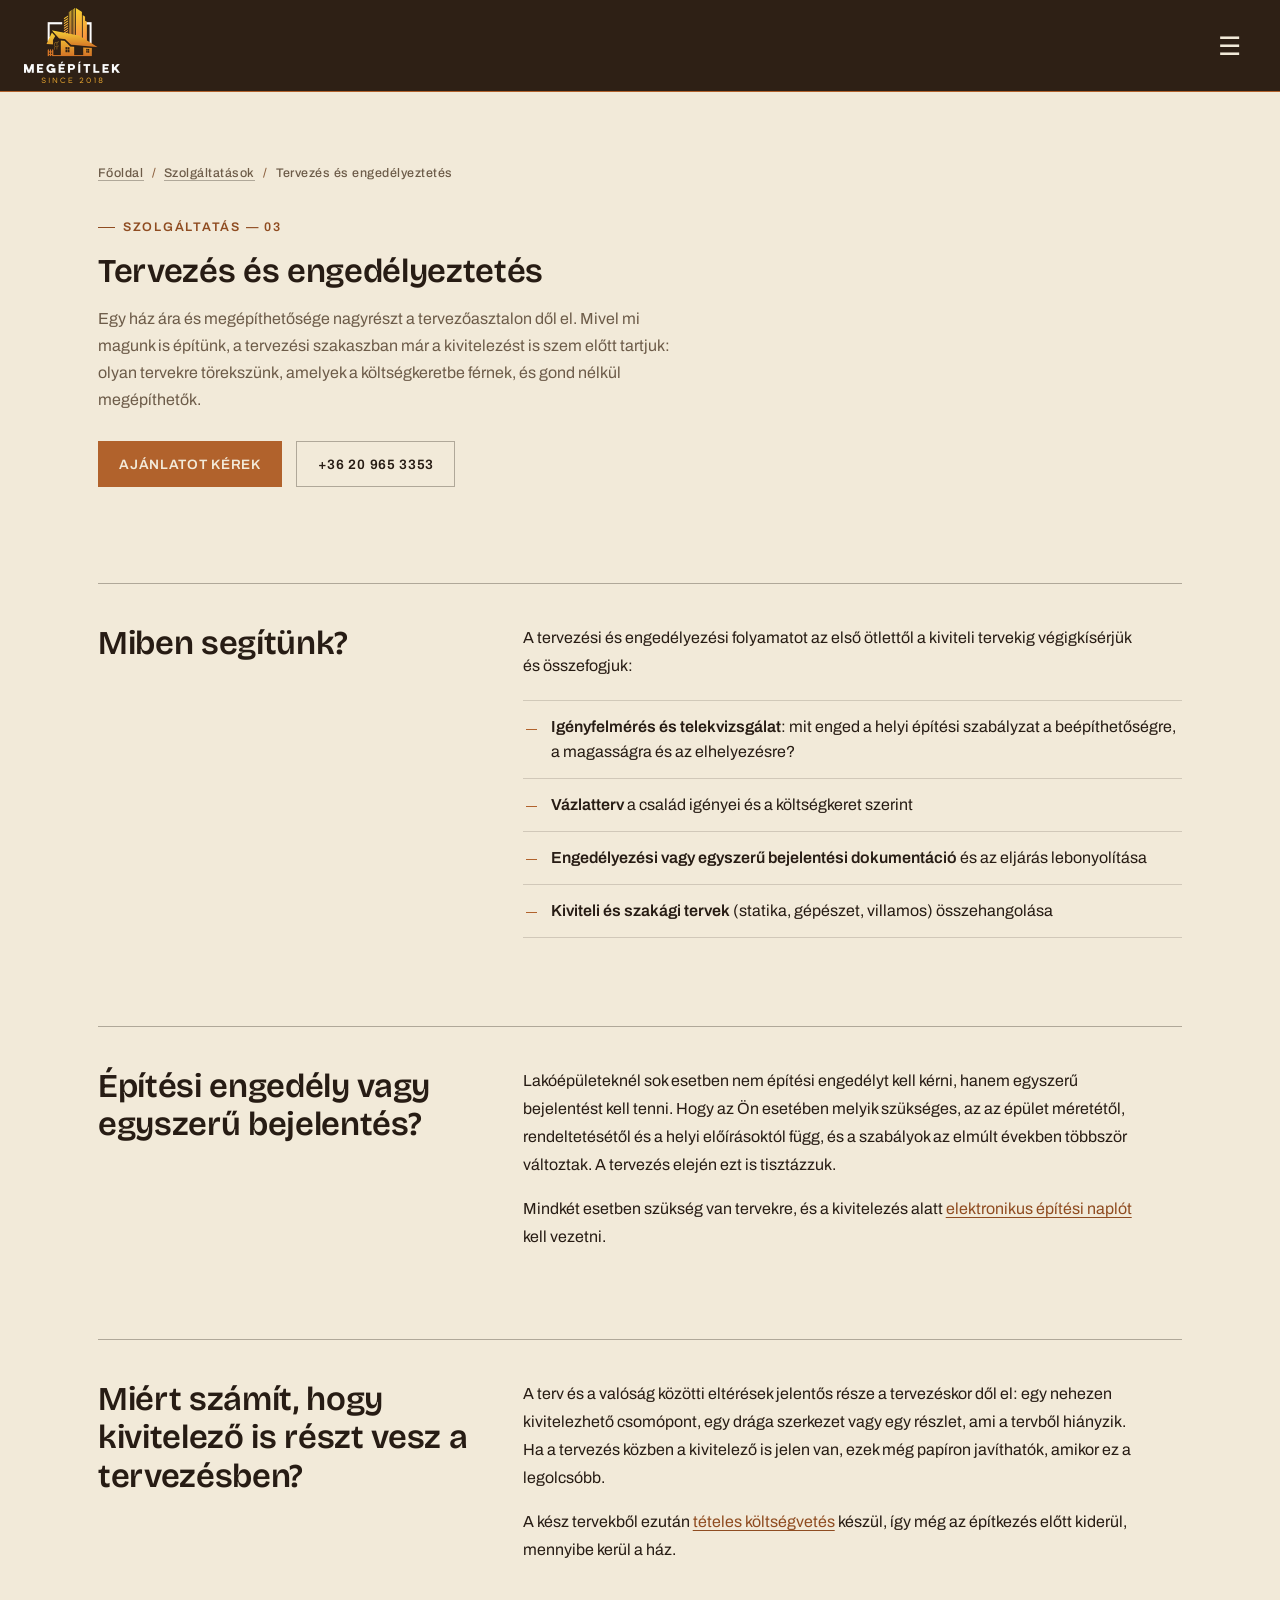
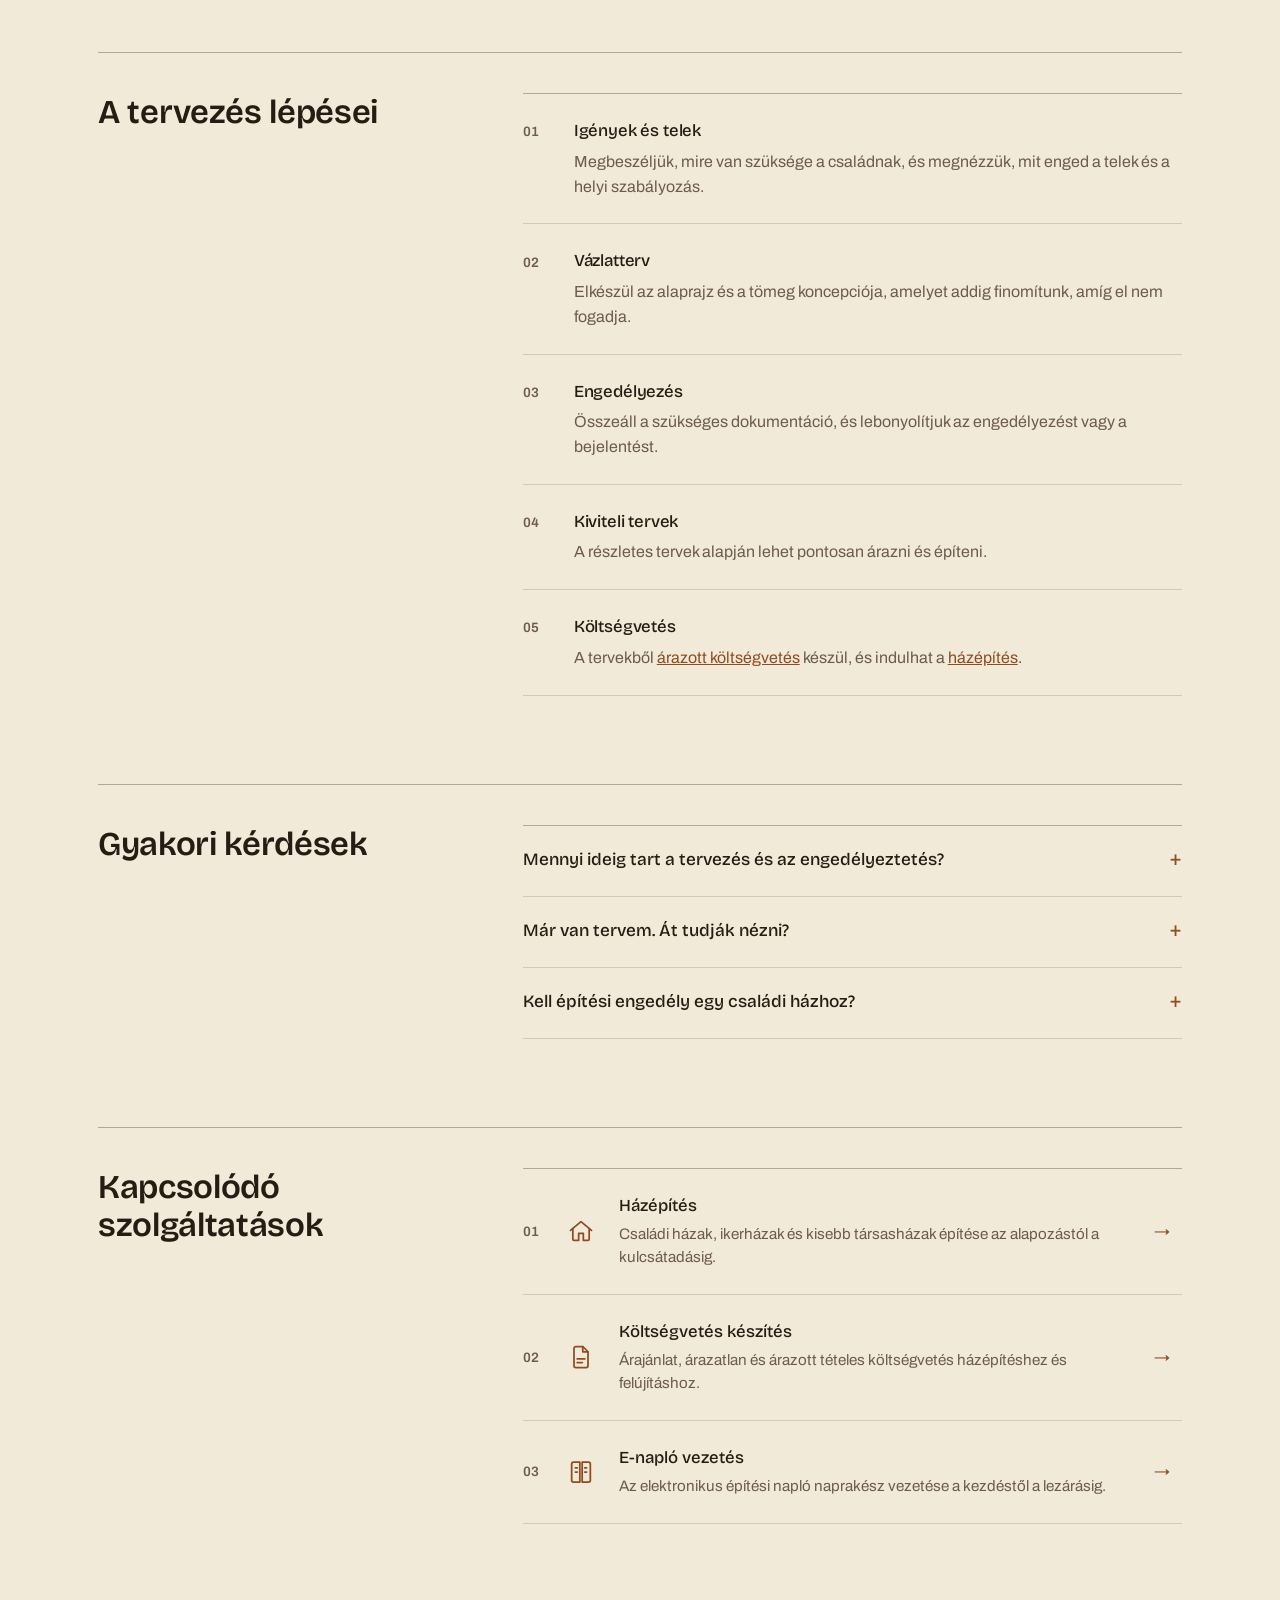
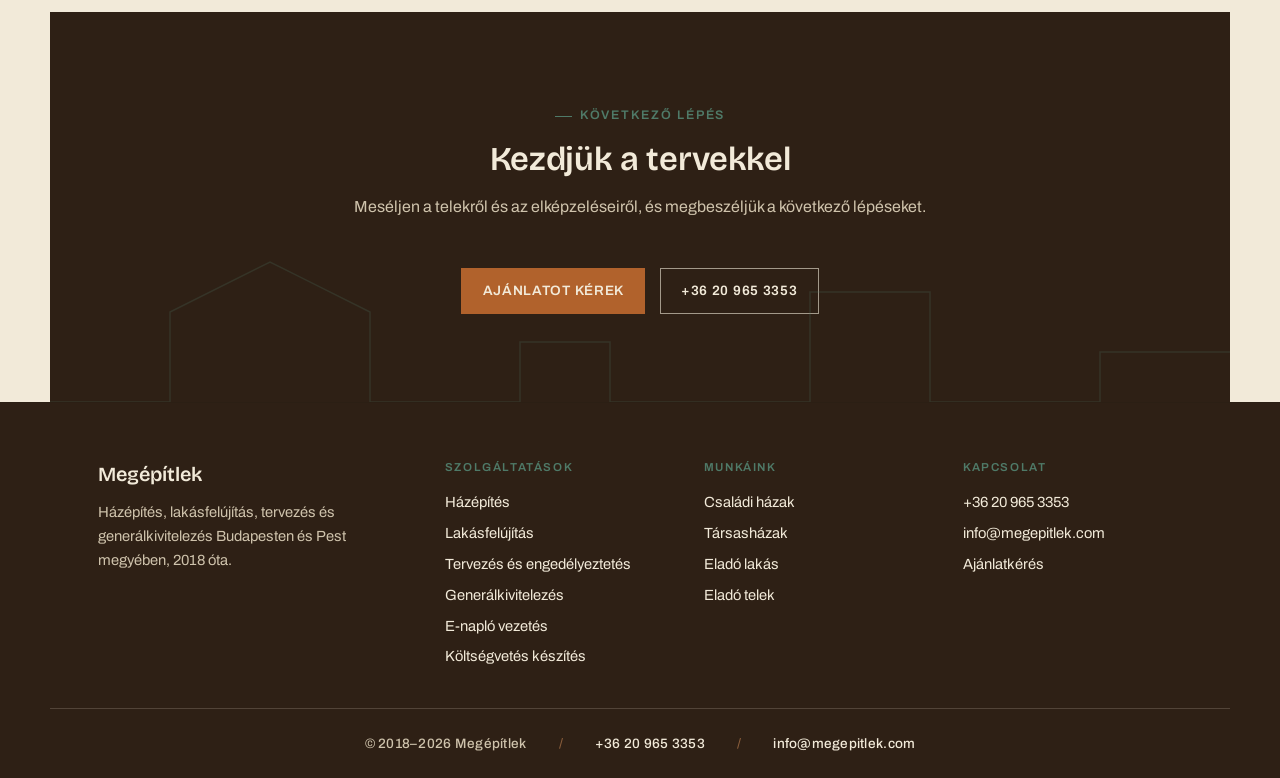
<file: pages/tervezes.html>
<!DOCTYPE html>
<html lang="hu">
  <head>
    <meta charset="UTF-8" />
    <meta name="viewport" content="width=device-width, initial-scale=1.0" />
    <meta name="robots" content="noindex, nofollow" />
    <title>Tervezés és engedélyeztetés házépítéshez | Megépítlek</title>
    <meta name="description" content="Családi ház és társasház tervezése és engedélyeztetése Budapesten és Pest megyében, kivitelezői szemmel: megépíthető tervek, tartható költségvetés." />
    <link rel="canonical" href="https://megepitlek.com/pages/tervezes.html" />
    <link rel="preconnect" href="https://fonts.googleapis.com" />
    <link rel="preconnect" href="https://fonts.gstatic.com" crossorigin />
    <link rel="stylesheet" href="https://fonts.googleapis.com/css2?family=Archivo:wght@400;500;600;700&family=Bricolage+Grotesque:opsz,wght@12..96,500;12..96,600;12..96,700&display=swap" />
    <link rel="stylesheet" href="../css/style.css?v=4" />
    <link rel="icon" type="image/png" sizes="32x32" href="../images/logo/favicon-32.png" />
    <link rel="icon" type="image/png" sizes="192x192" href="../images/logo/icon-192.png" />
    <link rel="apple-touch-icon" href="../images/logo/apple-touch-icon.png" />
    <meta name="theme-color" content="#2e2015" />

    <meta property="og:type" content="website" />
    <meta property="og:locale" content="hu_HU" />
    <meta property="og:site_name" content="Megépítlek" />
    <meta property="og:title" content="Tervezés és engedélyeztetés házépítéshez | Megépítlek" />
    <meta property="og:description" content="Családi ház és társasház tervezése és engedélyeztetése Budapesten és Pest megyében, kivitelezői szemmel: megépíthető tervek, tartható költségvetés." />
    <meta property="og:url" content="https://megepitlek.com/pages/tervezes.html" />
    <meta property="og:image" content="https://megepitlek.com/images/landing/image1.jpg" />
    <meta name="twitter:card" content="summary_large_image" />

    <script type="application/ld+json">
      {
        "@context": "https://schema.org",
        "@graph": [
          {
            "@type": "GeneralContractor",
            "@id": "https://megepitlek.com/#business",
            "name": "Megépítlek",
            "alternateName": "Megépítlek.com",
            "url": "https://megepitlek.com/",
            "logo": {
              "@type": "ImageObject",
              "url": "https://megepitlek.com/images/logo/mlogo-600.png"
            },
            "image": "https://megepitlek.com/images/landing/image1.jpg",
            "description": "Házépítés, lakásfelújítás, tervezés és generálkivitelezés Budapesten és Pest megyében, 2018 óta.",
            "telephone": "+36209653353",
            "email": "info@megepitlek.com",
            "foundingDate": "2018",
            "founder": {
              "@type": "Person",
              "name": "Lakatos Gábor"
            },
            "address": {
              "@type": "PostalAddress",
              "addressLocality": "Budapest",
              "addressCountry": "HU"
            },
            "areaServed": [
              {
                "@type": "City",
                "name": "Budapest"
              },
              {
                "@type": "AdministrativeArea",
                "name": "Pest vármegye"
              },
              {
                "@type": "City",
                "name": "Zsámbék"
              },
              {
                "@type": "City",
                "name": "Biatorbágy"
              }
            ],
            "knowsLanguage": "hu",
            "hasOfferCatalog": {
              "@type": "OfferCatalog",
              "name": "Szolgáltatások",
              "itemListElement": [
                {
                  "@type": "Offer",
                  "itemOffered": {
                    "@type": "Service",
                    "name": "Házépítés",
                    "url": "https://megepitlek.com/pages/hazepites.html"
                  }
                },
                {
                  "@type": "Offer",
                  "itemOffered": {
                    "@type": "Service",
                    "name": "Lakásfelújítás",
                    "url": "https://megepitlek.com/pages/lakasfelujitas.html"
                  }
                },
                {
                  "@type": "Offer",
                  "itemOffered": {
                    "@type": "Service",
                    "name": "Tervezés és engedélyeztetés",
                    "url": "https://megepitlek.com/pages/tervezes.html"
                  }
                },
                {
                  "@type": "Offer",
                  "itemOffered": {
                    "@type": "Service",
                    "name": "Generálkivitelezés",
                    "url": "https://megepitlek.com/pages/generalkivitelezes.html"
                  }
                },
                {
                  "@type": "Offer",
                  "itemOffered": {
                    "@type": "Service",
                    "name": "E-napló vezetés",
                    "url": "https://megepitlek.com/pages/e-naplo-vezetes.html"
                  }
                },
                {
                  "@type": "Offer",
                  "itemOffered": {
                    "@type": "Service",
                    "name": "Költségvetés készítés",
                    "url": "https://megepitlek.com/pages/koltsegvetes-keszites.html"
                  }
                }
              ]
            }
          },
          {
            "@type": "WebSite",
            "@id": "https://megepitlek.com/#website",
            "url": "https://megepitlek.com/",
            "name": "Megépítlek",
            "inLanguage": "hu",
            "publisher": {
              "@id": "https://megepitlek.com/#business"
            }
          },
          {
            "@type": "WebPage",
            "@id": "https://megepitlek.com/pages/tervezes.html#webpage",
            "url": "https://megepitlek.com/pages/tervezes.html",
            "name": "Tervezés és engedélyeztetés házépítéshez | Megépítlek",
            "description": "Családi ház és társasház tervezése és engedélyeztetése Budapesten és Pest megyében, kivitelezői szemmel: megépíthető tervek, tartható költségvetés.",
            "inLanguage": "hu",
            "isPartOf": {
              "@id": "https://megepitlek.com/#website"
            },
            "about": {
              "@id": "https://megepitlek.com/#business"
            }
          },
          {
            "@type": "Service",
            "@id": "https://megepitlek.com/pages/tervezes.html#service",
            "name": "Tervezés és engedélyeztetés",
            "serviceType": "Építészeti tervezés és engedélyeztetés",
            "description": "Családi ház és társasház tervezése és engedélyeztetése Budapesten és Pest megyében, kivitelezői szemmel: megépíthető tervek, tartható költségvetés.",
            "url": "https://megepitlek.com/pages/tervezes.html",
            "provider": {
              "@id": "https://megepitlek.com/#business"
            },
            "areaServed": [
              {
                "@type": "City",
                "name": "Budapest"
              },
              {
                "@type": "AdministrativeArea",
                "name": "Pest vármegye"
              },
              {
                "@type": "City",
                "name": "Zsámbék"
              },
              {
                "@type": "City",
                "name": "Biatorbágy"
              }
            ]
          },
          {
            "@type": "BreadcrumbList",
            "itemListElement": [
              {
                "@type": "ListItem",
                "position": 1,
                "name": "Főoldal",
                "item": "https://megepitlek.com/"
              },
              {
                "@type": "ListItem",
                "position": 2,
                "name": "Szolgáltatások",
                "item": "https://megepitlek.com/pages/szolgaltatasok.html"
              },
              {
                "@type": "ListItem",
                "position": 3,
                "name": "Tervezés és engedélyeztetés",
                "item": "https://megepitlek.com/pages/tervezes.html"
              }
            ]
          },
          {
            "@type": "FAQPage",
            "mainEntity": [
              {
                "@type": "Question",
                "name": "Mennyi ideig tart a tervezés és az engedélyeztetés?",
                "acceptedAnswer": {
                  "@type": "Answer",
                  "text": "A tervezés ideje az igényektől és attól függ, milyen gyorsan születnek meg a döntések; az engedélyezési szakasz hossza az eljárás típusától. A tervezés elején közösen felvázoljuk az ütemezést, hogy lássa, mikor kezdődhet az építkezés."
                }
              },
              {
                "@type": "Question",
                "name": "Már van tervem. Át tudják nézni?",
                "acceptedAnswer": {
                  "@type": "Answer",
                  "text": "Igen, a meglévő terveket is átnézzük kivitelezői szemmel, és jelezzük, hol lehet egyszerűsíteni, vagy hol hiányos a terv."
                }
              },
              {
                "@type": "Question",
                "name": "Kell építési engedély egy családi házhoz?",
                "acceptedAnswer": {
                  "@type": "Answer",
                  "text": "Lakóépületeknél sokszor elegendő az egyszerű bejelentés, máskor építési engedély szükséges. Ez az épület méretétől és a helyi előírásoktól függ; a tervezés elején tisztázzuk."
                }
              }
            ]
          }
        ]
      }
    </script>
  </head>
  <body>
    <nav>
      <div class="logo">
        <a style="all: unset; cursor: pointer" href="../index.html" aria-label="Megépítlek – főoldal">
          <img src="../images/logo/mlogo_trans-192.png" alt="Megépítlek logó" width="96" height="75" />
        </a>
      </div>
      <button class="menu-toggle" aria-label="Menü megnyitása">&#9776;</button>
      <ul class="menu">
        <li><a href="lakasok.html">Lakások</a></li>
        <li><a href="telkek.html">Telkek</a></li>
        <li><a href="csaladihazak.html">Családiházak</a></li>
        <li><a href="tarsashazak.html">Társasházak</a></li>
        <li><a href="szolgaltatasok.html">Szolgáltatások</a></li>
        <li>
          <a style="margin-right: 2em" href="kapcsolat.html">Kapcsolat</a>
        </li>
      </ul>
    </nav>

    <header class="gallery-header">
      <ol class="breadcrumb">
        <li><a href="../index.html">Főoldal</a></li>
        <li><a href="szolgaltatasok.html">Szolgáltatások</a></li>
        <li aria-current="page">Tervezés és engedélyeztetés</li>
      </ol>
      <p class="eyebrow">Szolgáltatás — 03</p>
      <h1 class="section-title">Tervezés és engedélyeztetés</h1>
      <p class="section-lede">Egy ház ára és megépíthetősége nagyrészt a tervezőasztalon dől el. Mivel mi magunk is építünk, a tervezési szakaszban már a kivitelezést is szem előtt tartjuk: olyan tervekre törekszünk, amelyek a költségkeretbe férnek, és gond nélkül megépíthetők.</p>
      <div class="header-actions">
        <a href="kapcsolat.html" class="btn btn-primary">Ajánlatot kérek</a>
        <a href="tel:+36209653353" class="btn btn-outline">+36 20 965 3353</a>
      </div>
    </header>

    <main>
      <section class="section">
        <div class="split">
          <h2 class="section-title">Miben segítünk?</h2>
          <div>
            <div class="prose">
              <p>A tervezési és engedélyezési folyamatot az első ötlettől a kiviteli tervekig végigkísérjük és összefogjuk:</p>
            </div>
            <ul class="check-list">
              <li><strong>Igényfelmérés és telekvizsgálat</strong>: mit enged a helyi építési szabályzat a beépíthetőségre, a magasságra és az elhelyezésre?</li>
              <li><strong>Vázlatterv</strong> a család igényei és a költségkeret szerint</li>
              <li><strong>Engedélyezési vagy egyszerű bejelentési dokumentáció</strong> és az eljárás lebonyolítása</li>
              <li><strong>Kiviteli és szakági tervek</strong> (statika, gépészet, villamos) összehangolása</li>
            </ul>
          </div>
        </div>
      </section>
      <section class="section section-follow">
        <div class="split">
          <h2 class="section-title">Építési engedély vagy egyszerű bejelentés?</h2>
          <div>
            <div class="prose">
              <p>Lakóépületeknél sok esetben nem építési engedélyt kell kérni, hanem egyszerű bejelentést kell tenni. Hogy az Ön esetében melyik szükséges, az az épület méretétől, rendeltetésétől és a helyi előírásoktól függ, és a szabályok az elmúlt években többször változtak. A tervezés elején ezt is tisztázzuk.</p>
              <p>Mindkét esetben szükség van tervekre, és a kivitelezés alatt <a href="e-naplo-vezetes.html">elektronikus építési naplót</a> kell vezetni.</p>
            </div>
          </div>
        </div>
      </section>
      <section class="section section-follow">
        <div class="split">
          <h2 class="section-title">Miért számít, hogy kivitelező is részt vesz a tervezésben?</h2>
          <div>
            <div class="prose">
              <p>A terv és a valóság közötti eltérések jelentős része a tervezéskor dől el: egy nehezen kivitelezhető csomópont, egy drága szerkezet vagy egy részlet, ami a tervből hiányzik. Ha a tervezés közben a kivitelező is jelen van, ezek még papíron javíthatók, amikor ez a legolcsóbb.</p>
              <p>A kész tervekből ezután <a href="koltsegvetes-keszites.html">tételes költségvetés</a> készül, így még az építkezés előtt kiderül, mennyibe kerül a ház.</p>
            </div>
          </div>
        </div>
      </section>
      <section class="section section-follow">
        <div class="split">
          <h2 class="section-title">A tervezés lépései</h2>
          <div>
            <ol class="step-list">
              <li>
                <div>
                  <h3>Igények és telek</h3>
                  <p>Megbeszéljük, mire van szüksége a családnak, és megnézzük, mit enged a telek és a helyi szabályozás.</p>
                </div>
              </li>
              <li>
                <div>
                  <h3>Vázlatterv</h3>
                  <p>Elkészül az alaprajz és a tömeg koncepciója, amelyet addig finomítunk, amíg el nem fogadja.</p>
                </div>
              </li>
              <li>
                <div>
                  <h3>Engedélyezés</h3>
                  <p>Összeáll a szükséges dokumentáció, és lebonyolítjuk az engedélyezést vagy a bejelentést.</p>
                </div>
              </li>
              <li>
                <div>
                  <h3>Kiviteli tervek</h3>
                  <p>A részletes tervek alapján lehet pontosan árazni és építeni.</p>
                </div>
              </li>
              <li>
                <div>
                  <h3>Költségvetés</h3>
                  <p>A tervekből <a href="koltsegvetes-keszites.html">árazott költségvetés</a> készül, és indulhat a <a href="hazepites.html">házépítés</a>.</p>
                </div>
              </li>
            </ol>
          </div>
        </div>
      </section>
      <section class="section section-follow">
        <div class="split">
          <h2 class="section-title">Gyakori kérdések</h2>
          <div>
            <div class="faq">
              <details>
                <summary>Mennyi ideig tart a tervezés és az engedélyeztetés?</summary>
                <p>A tervezés ideje az igényektől és attól függ, milyen gyorsan születnek meg a döntések; az engedélyezési szakasz hossza az eljárás típusától. A tervezés elején közösen felvázoljuk az ütemezést, hogy lássa, mikor kezdődhet az építkezés.</p>
              </details>
              <details>
                <summary>Már van tervem. Át tudják nézni?</summary>
                <p>Igen, a meglévő terveket is átnézzük kivitelezői szemmel, és jelezzük, hol lehet egyszerűsíteni, vagy hol hiányos a terv.</p>
              </details>
              <details>
                <summary>Kell építési engedély egy családi házhoz?</summary>
                <p>Lakóépületeknél sokszor elegendő az egyszerű bejelentés, máskor építési engedély szükséges. Ez az épület méretétől és a helyi előírásoktól függ; a tervezés elején tisztázzuk.</p>
              </details>
            </div>
          </div>
        </div>
      </section>
      <section class="section section-follow">
        <div class="split">
          <h2 class="section-title">Kapcsolódó szolgáltatások</h2>
          <div>
            <div class="tender-list">
              <a class="tender-row" href="hazepites.html">
                <span class="tender-index">01</span>
                <span class="tender-icon"><svg viewBox="0 0 24 24" fill="none" stroke="currentColor" stroke-width="1.5" stroke-linecap="round" stroke-linejoin="round" aria-hidden="true"><path d="M3 11.5 12 4l9 7.5"/><path d="M5 10v9a1 1 0 0 0 1 1h4v-6h4v6h4a1 1 0 0 0 1-1v-9"/></svg></span>
                <span class="tender-text">
                  <span class="tender-name">Házépítés</span>
                  <span class="tender-desc">Családi házak, ikerházak és kisebb társasházak építése az alapozástól a kulcsátadásig.</span>
                </span>
                <span class="tender-arrow" aria-hidden="true">&rarr;</span>
              </a>
              <a class="tender-row" href="koltsegvetes-keszites.html">
                <span class="tender-index">02</span>
                <span class="tender-icon"><svg viewBox="0 0 24 24" fill="none" stroke="currentColor" stroke-width="1.5" stroke-linecap="round" stroke-linejoin="round" aria-hidden="true"><path d="M13.5 3H7.6a1.6 1.6 0 0 0-1.6 1.6v14.8A1.6 1.6 0 0 0 7.6 21h8.8a1.6 1.6 0 0 0 1.6-1.6V7.5z"/><path d="M13.5 3v4.5h4.5"/><path d="M8.7 13.5h6.6M8.7 16.8h4.4"/></svg></span>
                <span class="tender-text">
                  <span class="tender-name">Költségvetés készítés</span>
                  <span class="tender-desc">Árajánlat, árazatlan és árazott tételes költségvetés házépítéshez és felújításhoz.</span>
                </span>
                <span class="tender-arrow" aria-hidden="true">&rarr;</span>
              </a>
              <a class="tender-row" href="e-naplo-vezetes.html">
                <span class="tender-index">03</span>
                <span class="tender-icon"><svg viewBox="0 0 24 24" fill="none" stroke="currentColor" stroke-width="1.5" stroke-linecap="round" stroke-linejoin="round" aria-hidden="true"><path d="M4 5.2A1.6 1.6 0 0 1 5.6 3.6H11v17H5.6A1.6 1.6 0 0 1 4 19z"/><path d="M20 5.2a1.6 1.6 0 0 0-1.6-1.6H13v17h5.4a1.6 1.6 0 0 0 1.6-1.6z"/><path d="M7.2 8.4h1.6M7.2 12h1.6M15.2 8.4h1.6M15.2 12h1.6"/></svg></span>
                <span class="tender-text">
                  <span class="tender-name">E-napló vezetés</span>
                  <span class="tender-desc">Az elektronikus építési napló naprakész vezetése a kezdéstől a lezárásig.</span>
                </span>
                <span class="tender-arrow" aria-hidden="true">&rarr;</span>
              </a>
            </div>
          </div>
        </div>
      </section>
      <section class="section section-dark contact-cta">
        <svg class="blueprint-line" viewBox="0 0 1180 160" preserveAspectRatio="none" fill="none" stroke="currentColor" stroke-width="1.5" aria-hidden="true">
          <path d="M0 150 L120 150 L120 60 L220 10 L320 60 L320 150 L470 150 L470 90 L560 90 L560 150 L760 150 L760 40 L880 40 L880 150 L1050 150 L1050 100 L1180 100" />
        </svg>
        <div class="section-head center">
          <p class="eyebrow">Következő lépés</p>
          <h2 class="section-title">Kezdjük a tervekkel</h2>
          <p class="section-lede">Meséljen a telekről és az elképzeléseiről, és megbeszéljük a következő lépéseket.</p>
        </div>
        <div class="section-cta" style="display: flex; justify-content: center; flex-wrap: wrap; gap: 0.9rem;">
          <a href="kapcsolat.html" class="btn btn-primary">Ajánlatot kérek</a>
          <a href="tel:+36209653353" class="btn btn-secondary">+36 20 965 3353</a>
        </div>
      </section>
    </main>

    <footer class="site-footer">
      <div class="footer-grid">
        <div>
          <p class="footer-brand">Megépítlek</p>
          <p class="footer-about">
            Házépítés, lakásfelújítás, tervezés és generálkivitelezés
            Budapesten és Pest megyében, 2018 óta.
          </p>
        </div>
        <div>
          <p class="footer-label">Szolgáltatások</p>
          <ul class="footer-links">
            <li><a href="hazepites.html">Házépítés</a></li>
            <li><a href="lakasfelujitas.html">Lakásfelújítás</a></li>
            <li><a href="tervezes.html">Tervezés és engedélyeztetés</a></li>
            <li><a href="generalkivitelezes.html">Generálkivitelezés</a></li>
            <li><a href="e-naplo-vezetes.html">E-napló vezetés</a></li>
            <li><a href="koltsegvetes-keszites.html">Költségvetés készítés</a></li>
          </ul>
        </div>
        <div>
          <p class="footer-label">Munkáink</p>
          <ul class="footer-links">
            <li><a href="csaladihazak.html">Családi házak</a></li>
            <li><a href="tarsashazak.html">Társasházak</a></li>
            <li><a href="lakasok.html">Eladó lakás</a></li>
            <li><a href="telkek.html">Eladó telek</a></li>
          </ul>
        </div>
        <div>
          <p class="footer-label">Kapcsolat</p>
          <ul class="footer-links">
            <li><a href="tel:+36209653353">+36 20 965 3353</a></li>
            <li><a href="mailto:info@megepitlek.com?subject=Aj%C3%A1nlatk%C3%A9r%C3%A9s">info@megepitlek.com</a></li>
            <li><a href="kapcsolat.html">Ajánlatkérés</a></li>
          </ul>
        </div>
      </div>
      <div class="clear">
        <span>&copy; 2018–2026 Megépítlek</span>
        <a href="tel:+36209653353">+36 20 965 3353</a>
        <a href="mailto:info@megepitlek.com?subject=Aj%C3%A1nlatk%C3%A9r%C3%A9s">info@megepitlek.com</a>
      </div>
    </footer>

    <script src="../js/menu.js?v=2"></script>
  </body>
</html>
</file>
<file: css/style.css>
/* ==========================================================================
   Megépítlek.com — design system
   Concept: the company's real output is technical paperwork — helyszíni
   napló, árazott/árazatlan költségvetés, kiviteli tervek — and real
   materials: timber, brick, roof copper. The system borrows the language
   of a site document (hairlines, mono item numbers, stamp tags, index
   cards) instead of a generic SaaS card grid.
   ========================================================================== */

/* Fonts are loaded via <link> in each page's <head> (faster than @import). */

:root {
  /* Plaster / paper */
  --color-bg: #f2ead9;
  --color-paper: #faf6ec;

  /* Ink */
  --color-ink: #271c14;
  --color-ink-muted: #6d5c49;

  /* Timber / bronze (kept from the brief) */
  --color-wood: #8a5d3b;
  --color-wood-dark: #5b3c26;

  /* Deep contrast section */
  --color-espresso: #2e2015;
  --color-espresso-line: rgba(242, 234, 217, 0.18);

  /* Warm accent — CTAs, hover fills */
  --color-copper: #b1622c;
  --color-copper-dark: #8f4c21;

  /* Signature cool accent — oxidised roof copper. Used sparingly. */
  --color-patina: #4f7a68;

  --color-line: rgba(39, 28, 20, 0.16);
  --color-line-strong: rgba(39, 28, 20, 0.32);

  --font-display: "Bricolage Grotesque", "Archivo", sans-serif;
  --font-body: "Archivo", Arial, sans-serif;

  --container-width: 1180px;
  --gutter: clamp(1.25rem, 4vw, 3rem);
  --nav-h: 92px;
}

* {
  margin: 0;
  padding: 0;
  box-sizing: border-box;
  font-family: var(--font-body);
}

html,
body {
  min-height: 100%;
  background-color: var(--color-bg) !important;
  color: var(--color-ink);
}

body {
  font-size: 16px;
  line-height: 1.55;
  /* Sticky footer: short pages still end with the footer at the viewport bottom */
  display: flex;
  flex-direction: column;
  min-height: 100vh;
}

body > main {
  flex: 1 0 auto;
}

body > .gallery-header {
  width: 100%;
}

h1,
h2,
h3 {
  font-family: var(--font-display);
  font-weight: 600;
  letter-spacing: -0.01em;
  color: var(--color-ink);
}

a {
  color: inherit;
}

img {
  max-width: 100%;
  display: block;
}

/* --------------------------------------------------------------------
   Eyebrow — tracked-out label used above headings. Stands in for a
   document header/stamp rather than decoration.
   -------------------------------------------------------------------- */
.eyebrow {
  display: inline-flex;
  align-items: center;
  gap: 0.6em;
  font-family: var(--font-body);
  font-weight: 600;
  font-size: 0.78rem;
  letter-spacing: 0.14em;
  text-transform: uppercase;
  color: var(--color-copper-dark);
  margin-bottom: 0.9rem;
}

.eyebrow::before {
  content: "";
  width: 1.4em;
  height: 1px;
  background: var(--color-copper-dark);
}

/* --------------------------------------------------------------------
   Navigation
   -------------------------------------------------------------------- */
nav {
  display: flex;
  justify-content: space-between;
  align-items: center;
  background-color: var(--color-espresso);
  color: var(--color-bg);
  height: var(--nav-h);
  padding: 0 1.5rem !important;
  position: sticky;
  top: 0;
  z-index: 100;
  border-bottom: 1px solid var(--color-copper);
}

nav .logo img {
  width: 96px !important;
  display: block;
}

.menu {
  list-style: none;
  display: flex;
  align-items: center;
  margin: 0;
  padding: 0;
  gap: 0;
}

nav ul li {
  position: relative;
}

nav ul li:not(:last-child)::after {
  content: "/";
  color: var(--color-wood);
  margin-left: 1.4rem;
  margin-right: 1.4rem;
}

nav ul li a {
  text-decoration: none;
  color: var(--color-bg);
  font-family: var(--font-body);
  font-size: 0.85rem;
  letter-spacing: 0.05em;
  text-transform: uppercase;
  font-weight: 600;
  transition: color 0.2s ease;
}

nav ul li a:hover {
  color: var(--color-copper);
}

.menu-toggle {
  display: none;
  font-size: 1.6rem;
  background: none;
  border: none;
  cursor: pointer;
  color: var(--color-bg);
  margin-right: 0.6em;
}

@media (max-width: 1350px) {
  nav ul li:not(:last-child)::after {
    content: "";
    margin: 0;
  }

  .menu {
    display: none;
    flex-direction: column;
    align-items: flex-start;
    gap: 0.9rem;
    position: absolute;
    top: var(--nav-h);
    right: 1rem;
    background: var(--color-espresso);
    border: 1px solid var(--color-copper);
    padding: 1.25rem 1.5rem;
  }

  .menu.show {
    display: flex;
  }

  .menu-toggle {
    display: block;
  }
}

/* --------------------------------------------------------------------
   Hero — a mounted print: cream mat border around the photo, caption
   set bottom-left like a gallery wall label, small rotated stamp tag.
   -------------------------------------------------------------------- */
.hero {
  position: relative;
  height: calc(100vh - var(--nav-h));
  box-sizing: border-box;
  background-color: var(--color-bg);
  padding: 18px;
}

.hero .image-viewer {
  position: absolute;
  inset: 18px;
  overflow: hidden;
  background-color: #000;
}

.hero .image-viewer img {
  width: 100%;
  height: 100%;
  object-fit: cover;
  display: block;
  transition: opacity 0.5s ease-in-out;
  opacity: 1;
  pointer-events: none;
}

.hero .image-viewer img.fade-out {
  opacity: 0;
}

.hero .image-viewer img.fade-in {
  opacity: 1;
}

.hero-overlay {
  position: absolute;
  inset: 18px;
  background: linear-gradient(
    to top,
    rgba(20, 13, 7, 0.82) 0%,
    rgba(20, 13, 7, 0.15) 38%,
    transparent 60%
  );
  z-index: 2;
  pointer-events: none;
}

.hero-content {
  position: absolute;
  left: 42px;
  right: 42px;
  bottom: 40px;
  z-index: 3;
  max-width: 720px;
  display: flex;
  flex-direction: column;
  gap: 1.1rem;
  color: var(--color-bg);
}

.hero-content h1 {
  color: var(--color-bg);
  font-size: clamp(2.1rem, 5vw, 3.75rem);
  line-height: 1.08;
}

.hero-content p {
  font-family: var(--font-body);
  font-size: clamp(1rem, 1.6vw, 1.15rem);
  color: #e9dfcc;
  max-width: 46ch;
}

.hero-actions {
  display: flex;
  flex-wrap: wrap;
  gap: 0.9rem;
  margin-top: 0.4rem;
}

/* --------------------------------------------------------------------
   Buttons — rectangular, hairline label. No pills.
   -------------------------------------------------------------------- */
.btn {
  display: inline-flex;
  align-items: center;
  gap: 0.6em;
  padding: 0.85em 1.5em;
  font-family: var(--font-body);
  font-weight: 600;
  font-size: 0.85rem;
  letter-spacing: 0.05em;
  text-transform: uppercase;
  text-decoration: none;
  cursor: pointer;
  border: 1px solid currentColor;
  transition: background-color 0.2s ease, color 0.2s ease, border-color 0.2s ease;
}

.btn-primary {
  background-color: var(--color-copper);
  border-color: var(--color-copper);
  color: var(--color-bg);
}

.btn-primary:hover {
  background-color: var(--color-copper-dark);
  border-color: var(--color-copper-dark);
}

.btn-secondary {
  background-color: transparent;
  border-color: rgba(242, 234, 217, 0.6);
  color: var(--color-bg);
}

.btn-secondary:hover {
  background-color: rgba(242, 234, 217, 0.12);
  border-color: var(--color-bg);
}

/* --------------------------------------------------------------------
   Section framework
   -------------------------------------------------------------------- */
.section {
  padding: 5.5rem var(--gutter);
  max-width: var(--container-width);
  margin: 0 auto;
}

.section-head {
  max-width: 640px;
  margin-bottom: 3rem;
}

.section-head.center {
  margin-left: auto;
  margin-right: auto;
  text-align: center;
}

.section-title {
  font-size: clamp(1.6rem, 2.6vw, 2.25rem);
  line-height: 1.15;
}

.section-lede {
  color: var(--color-ink-muted);
  margin-top: 0.9rem;
  line-height: 1.7;
}

.section-cta {
  margin-top: 2.75rem;
}

.section-dark {
  background-color: var(--color-espresso);
  color: var(--color-bg);
  position: relative;
  overflow: hidden;
}

.section-dark .eyebrow {
  color: var(--color-patina);
}

.section-dark .eyebrow::before {
  background: var(--color-patina);
}

.section-dark .section-title {
  color: var(--color-bg);
}

.section-dark .section-lede {
  color: #cfc3ac;
}

/* Faint elevation line-art, signature motif for the dark section */
.blueprint-line {
  position: absolute;
  bottom: -10px;
  left: 0;
  width: 100%;
  height: auto;
  opacity: 0.22;
  color: var(--color-patina);
  pointer-events: none;
}

/* --------------------------------------------------------------------
   Intro section
   -------------------------------------------------------------------- */
.intro-section .section-lede {
  font-size: 1.05rem;
  max-width: 62ch;
}

/* --------------------------------------------------------------------
   Services — itemised like a tételes költségvetés (bill of quantities):
   the one place a numbered list is true to the subject.
   -------------------------------------------------------------------- */
.tender-list {
  border-top: 1px solid var(--color-line-strong);
}

.tender-row {
  display: flex;
  align-items: center;
  gap: 1.5rem;
  padding: 1.5rem 0;
  border-bottom: 1px solid var(--color-line);
  transition: border-color 0.2s ease;
}

.tender-row > * {
  transition: transform 0.2s ease;
}

.tender-row:hover {
  border-bottom-color: var(--color-copper);
}

.tender-row:hover > * {
  transform: translateX(0.75rem);
}

/* Rows that link to a service page */
a.tender-row {
  text-decoration: none;
  color: inherit;
}

.tender-text {
  display: flex;
  flex-direction: column;
  gap: 0.25rem;
  flex: 1;
  min-width: 0;
}

.tender-desc {
  color: var(--color-ink-muted);
  font-size: 0.95rem;
  max-width: 70ch;
}

.tender-arrow {
  color: var(--color-copper-dark);
  flex-shrink: 0;
  margin-right: 0.75rem;
}

.tender-index {
  font-family: var(--font-body);
  font-weight: 600;
  font-size: 0.85rem;
  color: var(--color-ink-muted);
  width: 2.5ch;
  flex-shrink: 0;
  font-variant-numeric: tabular-nums;
}

.tender-icon {
  flex-shrink: 0;
  width: 28px;
  height: 28px;
  color: var(--color-copper-dark);
}

.tender-icon svg {
  width: 100%;
  height: 100%;
}

.tender-name {
  font-family: var(--font-display);
  font-weight: 500;
  font-size: 1.05rem;
}

/* --------------------------------------------------------------------
   Reference / portfolio grid — editorial captions, not SaaS cards.
   -------------------------------------------------------------------- */
.reference-grid {
  display: grid;
  grid-template-columns: repeat(auto-fit, minmax(240px, 1fr));
  gap: 2rem;
}

.reference-item {
  display: block;
  text-decoration: none;
  color: inherit;
}

.reference-figure {
  aspect-ratio: 4 / 3;
  overflow: hidden;
  background-color: var(--color-line);
}

.reference-figure img {
  width: 100%;
  height: 100%;
  object-fit: cover;
  transition: transform 0.5s ease;
}

.reference-item:hover .reference-figure img {
  transform: scale(1.04);
}

.reference-caption {
  display: flex;
  justify-content: space-between;
  align-items: baseline;
  gap: 1rem;
  margin-top: 0.85rem;
  padding-top: 0.85rem;
  border-top: 1px solid var(--color-line);
  font-family: var(--font-body);
  font-weight: 600;
  font-size: 0.78rem;
  letter-spacing: 0.05em;
  text-transform: uppercase;
  color: var(--color-ink-muted);
}

.reference-caption .arrow {
  color: var(--color-copper-dark);
  transition: transform 0.2s ease;
}

.reference-item:hover .reference-caption .arrow {
  transform: translateX(4px);
}

/* --------------------------------------------------------------------
   Contact — index-card treatment
   -------------------------------------------------------------------- */
.contact-grid {
  display: grid;
  grid-template-columns: repeat(auto-fit, minmax(240px, 1fr));
  gap: 0;
  border-top: 1px solid var(--color-line-strong);
  border-left: 1px solid var(--color-line-strong);
}

.contact-card {
  padding: 2.5rem 2rem;
  border-right: 1px solid var(--color-line-strong);
  border-bottom: 1px solid var(--color-line-strong);
  background-color: var(--color-paper);
}

.contact-photo {
  width: 88px;
  height: 88px;
  object-fit: cover;
  border-radius: 50%;
  margin-bottom: 1.5rem;
  display: block;
}

.contact-icon {
  width: 32px;
  height: 32px;
  object-fit: contain;
  margin-bottom: 1.5rem;
  display: block;
  opacity: 0.82;
}

.contact-card-body .eyebrow {
  margin-bottom: 0.5rem;
}

.contact-card-body h2,
.contact-card-body h3,
.contact-card-body .contact-value {
  font-family: var(--font-display);
  font-weight: 600;
  font-size: 1.2rem;
  line-height: 1.3;
  color: var(--color-ink);
  margin-bottom: 0.4rem;
}

.contact-card-body p {
  color: var(--color-ink-muted);
}

.contact-link {
  color: var(--color-copper-dark);
  font-weight: 500;
  text-decoration: none;
  border-bottom: 1px solid var(--color-copper-dark);
}

.contact-link:hover {
  color: var(--color-copper);
  border-bottom-color: var(--color-copper);
}

/* --------------------------------------------------------------------
   Footer — closes the page like an index card, not a floating pill.
   The column block doubles as the site's internal link map.
   -------------------------------------------------------------------- */
.site-footer {
  border-top: 1px solid var(--color-line-strong);
  background-color: var(--color-espresso);
  color: var(--color-bg);
}

.footer-grid {
  max-width: var(--container-width);
  margin: 0 auto;
  padding: 3.5rem var(--gutter) 2.5rem;
  display: grid;
  grid-template-columns: minmax(0, 1.4fr) repeat(3, minmax(0, 1fr));
  gap: 2.5rem;
  font-size: 0.92rem;
}

.footer-brand {
  font-family: var(--font-display);
  font-weight: 600;
  font-size: 1.25rem;
  margin-bottom: 0.6rem;
}

.footer-about {
  color: #cfc3ac;
  line-height: 1.65;
  max-width: 36ch;
}

.footer-label {
  font-weight: 600;
  font-size: 0.72rem;
  letter-spacing: 0.14em;
  text-transform: uppercase;
  color: var(--color-patina);
  margin-bottom: 0.9rem;
}

.footer-links {
  list-style: none;
  display: flex;
  flex-direction: column;
  gap: 0.5rem;
}

.footer-links a {
  text-decoration: none;
  color: var(--color-bg);
  transition: color 0.2s ease;
}

.footer-links a:hover {
  color: var(--color-copper);
}

.site-footer .clear {
  max-width: var(--container-width);
  margin: 0 auto;
  padding: 1.5rem var(--gutter);
  border-top: 1px solid var(--color-espresso-line);
  display: flex;
  justify-content: center;
  flex-wrap: wrap;
  gap: 2rem;
  font-family: var(--font-body);
  font-weight: 500;
  font-size: 0.85rem;
  letter-spacing: 0.02em;
  color: #cfc3ac;
}

.site-footer .clear a {
  text-decoration: none;
  color: var(--color-bg);
  transition: color 0.2s ease;
}

.site-footer .clear a:hover {
  color: var(--color-copper);
}

.site-footer .clear > :not(:last-child)::after {
  content: "/";
  margin-left: 2rem;
  color: var(--color-wood);
}

@media (max-width: 860px) {
  .footer-grid {
    grid-template-columns: repeat(2, minmax(0, 1fr));
  }
}

@media (max-width: 600px) {
  .footer-grid {
    grid-template-columns: 1fr;
    gap: 2rem;
  }

  .site-footer .clear {
    flex-direction: column;
    align-items: center;
    gap: 0.6rem;
  }

  .site-footer .clear > :not(:last-child)::after {
    content: "";
    margin: 0;
  }
}

/* --------------------------------------------------------------------
   Page header (gallery, service and contact pages)
   -------------------------------------------------------------------- */
.gallery-header {
  padding: 4.5rem var(--gutter) 0.5rem;
  max-width: var(--container-width);
  margin: 0 auto;
}

.gallery-header .section-lede {
  max-width: 64ch;
}

/* Pages whose only content is the dark CTA (lakások / telkek): the CTA sits
   on the footer like on the home page, and any spare height goes above it. */
main:has(> .section-dark:only-child) {
  display: flex;
  flex-direction: column;
  justify-content: flex-end;
}

main > .section-dark:only-child {
  width: 100%;
  margin-top: 3.5rem;
}

.header-actions {
  display: flex;
  flex-wrap: wrap;
  gap: 0.9rem;
  margin-top: 1.75rem;
}

.btn-outline {
  background-color: transparent;
  border-color: var(--color-line-strong);
  color: var(--color-ink);
}

.btn-outline:hover {
  border-color: var(--color-copper-dark);
  color: var(--color-copper-dark);
}

/* Breadcrumb — reads like a drawing's sheet reference */
.breadcrumb {
  list-style: none;
  display: flex;
  flex-wrap: wrap;
  gap: 0.5rem;
  font-size: 0.78rem;
  font-weight: 500;
  letter-spacing: 0.04em;
  color: var(--color-ink-muted);
  margin-bottom: 1.75rem;
}

.breadcrumb li:not(:last-child)::after {
  content: "/";
  margin-left: 0.5rem;
  color: var(--color-wood);
}

.breadcrumb a {
  text-decoration: none;
  border-bottom: 1px solid var(--color-line-strong);
}

.breadcrumb a:hover {
  color: var(--color-copper-dark);
  border-bottom-color: var(--color-copper-dark);
}

/* --------------------------------------------------------------------
   Long-form content — heading in the margin, text in the body column,
   like a műszaki leírás.
   -------------------------------------------------------------------- */
.section-follow {
  padding-top: 0;
}

.split {
  display: grid;
  grid-template-columns: minmax(0, 1fr) minmax(0, 1.75fr);
  gap: 3rem;
  padding-top: 2.5rem;
  border-top: 1px solid var(--color-line-strong);
}

.split > .section-title {
  position: sticky;
  top: calc(var(--nav-h) + 1.5rem);
  align-self: start;
}

.prose {
  max-width: 68ch;
  line-height: 1.75;
}

.prose p + p,
.prose p + ul,
.prose ul + p,
.prose h3 + p {
  margin-top: 1rem;
}

.prose h3 {
  font-size: 1.15rem;
  margin-top: 2rem;
}

.prose h3:first-child {
  margin-top: 0;
}

.prose a {
  color: var(--color-copper-dark);
  text-decoration-thickness: 1px;
  text-underline-offset: 3px;
}

.prose a:hover {
  color: var(--color-copper);
}

.check-list {
  list-style: none;
  border-top: 1px solid var(--color-line);
  margin-top: 1.25rem;
}

.check-list li {
  padding: 0.85rem 0 0.85rem 1.75rem;
  border-bottom: 1px solid var(--color-line);
  position: relative;
}

.check-list li::before {
  content: "";
  position: absolute;
  left: 0.2rem;
  top: 1.7rem;
  width: 0.7rem;
  height: 1px;
  background: var(--color-copper);
}

.check-list strong {
  font-weight: 600;
}

/* Numbered work stages — same visual family as .tender-row */
.step-list {
  list-style: none;
  counter-reset: step;
  border-top: 1px solid var(--color-line-strong);
}

.step-list li {
  counter-increment: step;
  display: grid;
  grid-template-columns: 3ch minmax(0, 1fr);
  gap: 1.5rem;
  padding: 1.5rem 0;
  border-bottom: 1px solid var(--color-line);
}

.step-list li::before {
  content: counter(step, decimal-leading-zero);
  font-weight: 600;
  font-size: 0.85rem;
  color: var(--color-ink-muted);
  font-variant-numeric: tabular-nums;
  padding-top: 0.2rem;
}

.step-list h3 {
  font-size: 1.05rem;
  font-weight: 500;
  margin-bottom: 0.35rem;
}

.step-list p {
  color: var(--color-ink-muted);
  max-width: 68ch;
}

.step-list a {
  color: var(--color-copper-dark);
}

/* Index cards for side-by-side definitions */
.info-grid {
  display: grid;
  grid-template-columns: repeat(auto-fit, minmax(240px, 1fr));
  border-top: 1px solid var(--color-line-strong);
  border-left: 1px solid var(--color-line-strong);
}

/* Inside the narrow body column of .split, stack the cards as rows */
.split .info-grid {
  grid-template-columns: 1fr;
}

.info-card {
  padding: 2rem 1.75rem;
  border-right: 1px solid var(--color-line-strong);
  border-bottom: 1px solid var(--color-line-strong);
  background-color: var(--color-paper);
}

.info-card h3 {
  font-size: 1.15rem;
  margin-bottom: 0.6rem;
}

.info-card p {
  color: var(--color-ink-muted);
  line-height: 1.65;
}

/* FAQ — native <details>, no JS */
.faq {
  border-top: 1px solid var(--color-line-strong);
}

.faq details {
  border-bottom: 1px solid var(--color-line);
}

.faq summary {
  list-style: none;
  cursor: pointer;
  display: flex;
  justify-content: space-between;
  align-items: baseline;
  gap: 1.5rem;
  padding: 1.35rem 0;
  font-family: var(--font-display);
  font-weight: 500;
  font-size: 1.08rem;
}

.faq summary::-webkit-details-marker {
  display: none;
}

.faq summary::after {
  content: "+";
  font-family: var(--font-body);
  color: var(--color-copper-dark);
  font-size: 1.3rem;
  line-height: 1;
  transition: transform 0.2s ease;
}

.faq details[open] summary::after {
  transform: rotate(45deg);
}

.faq summary:hover {
  color: var(--color-copper-dark);
}

.faq details p {
  color: var(--color-ink-muted);
  max-width: 70ch;
  line-height: 1.7;
  padding-bottom: 1.5rem;
}

.faq details a {
  color: var(--color-copper-dark);
}

/* Static gallery markup: make items keyboard-focusable */
.gallery-item:focus-visible {
  outline: 2px solid var(--color-copper);
  outline-offset: 3px;
}

@media (max-width: 860px) {
  .split {
    grid-template-columns: 1fr;
    gap: 1.5rem;
  }

  .split > .section-title {
    position: static;
  }
}

/* --------------------------------------------------------------------
   Responsive
   -------------------------------------------------------------------- */
@media (max-width: 640px) {
  .hero {
    padding: 10px;
  }

  .hero .image-viewer,
  .hero-overlay {
    inset: 10px;
  }

  .hero-content {
    left: 22px;
    right: 22px;
    bottom: 26px;
  }

  .section {
    padding: 3.5rem var(--gutter);
  }

  .contact-grid {
    border-left: none;
  }

  .contact-card {
    border-right: none;
  }
}
</file>
